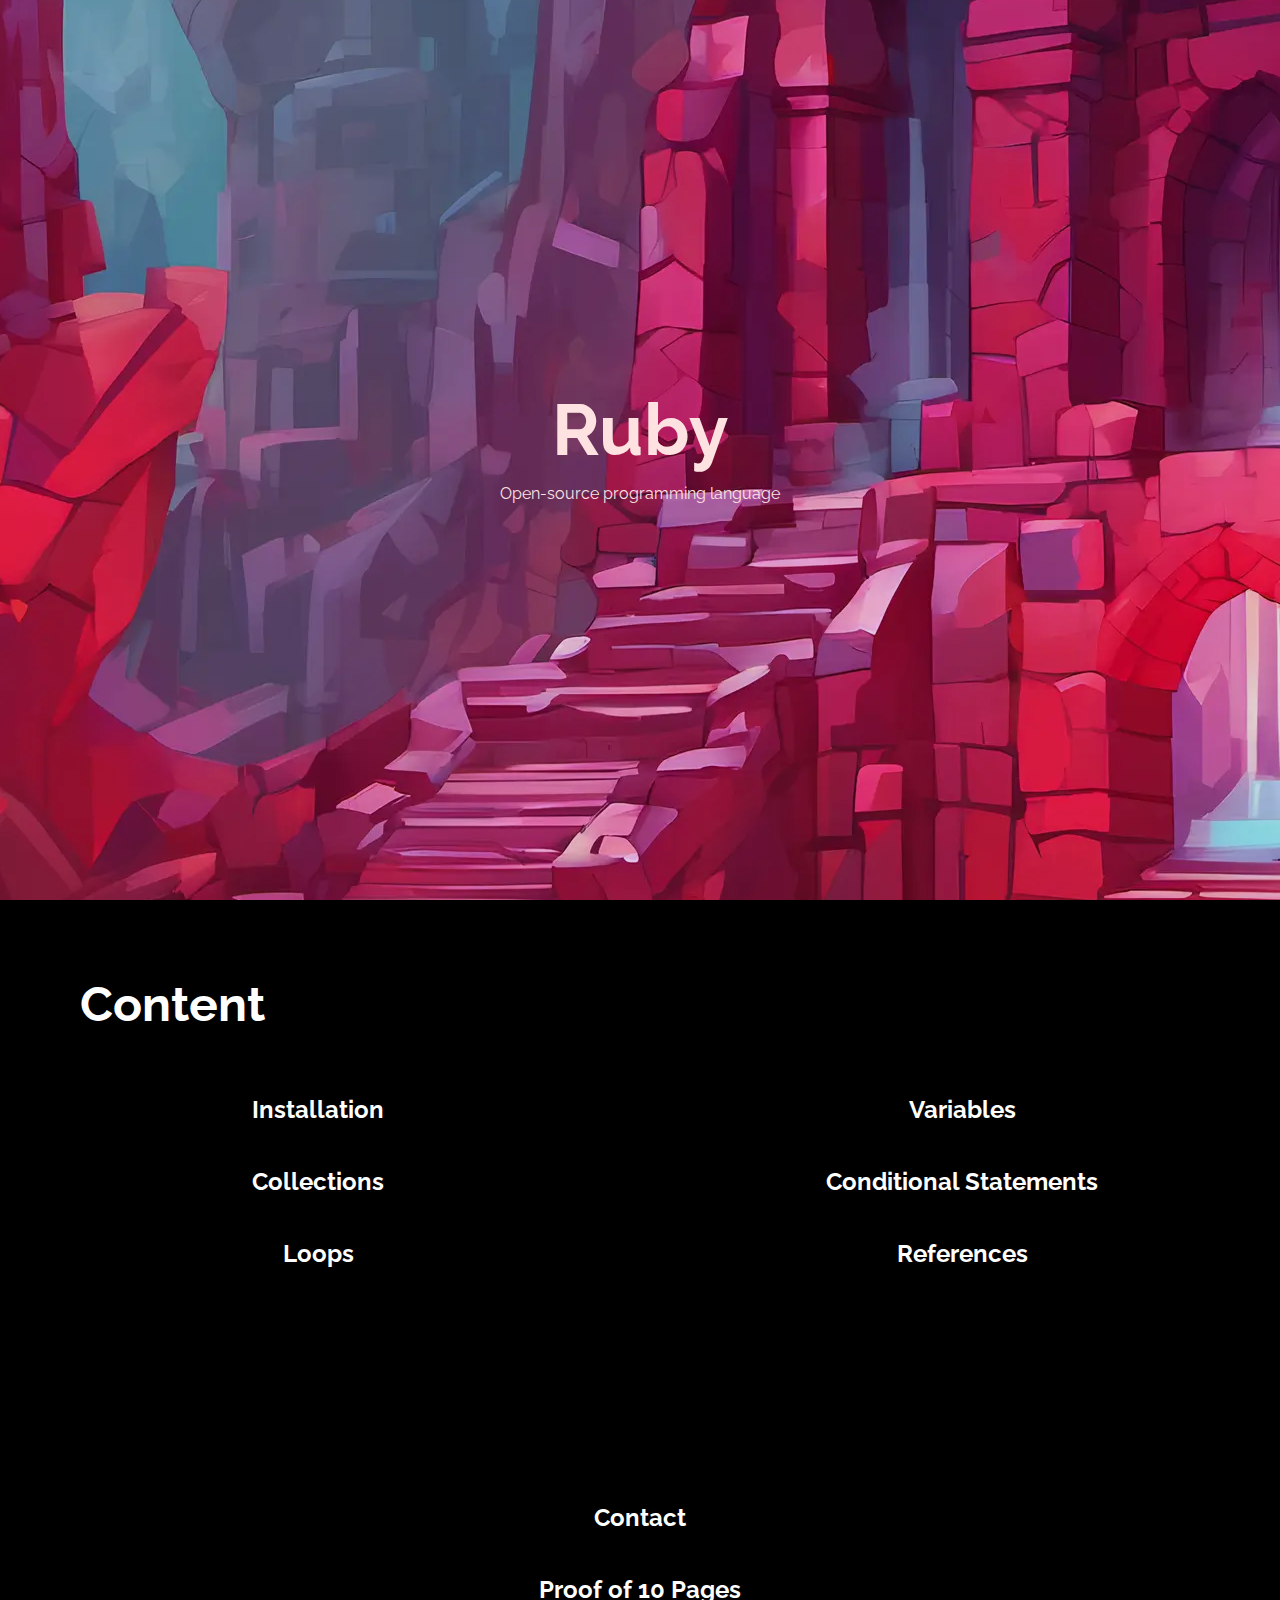
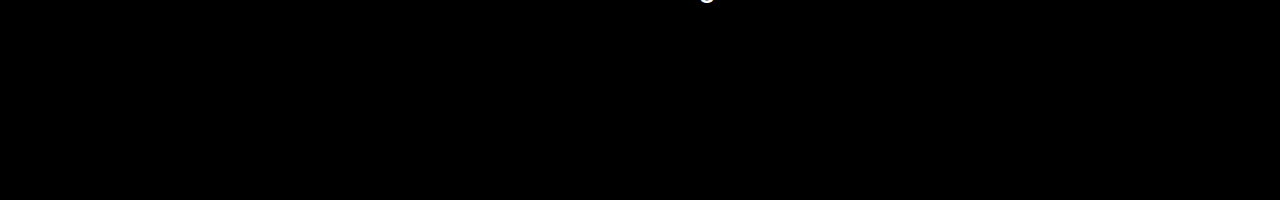
<file: index.html>
<!DOCTYPE html>
<html lang="en" class="dark">
<head>
  <meta charset="UTF-8">
  <meta name="viewport" content="width=device-width, initial-scale=1.0">
  <title>Ruby Learning</title>
  <link rel="stylesheet" href="main.css">
  <script src="script.js"></script>
</head>
<body class="bg-black">
  <div>
    <div id="main" class="h-[100vh]">
      <img class="z-[-1] opacity-90 object-none w-[100%] h-[100vh]" src="dungeon.webp"/>
      <div id="title" class="z-1 absolute top-1/2 left-1/2 transform -translate-x-1/2 -translate-y-1/2">
        <h1 class="z-1 text-red-100 relative text-center font-bold text-7xl">Ruby</h1>
        <p class="z-1 text-red-100 relative text-center pt-4">Open-source programming language</p>
      </div>
    </div>
      <div id="content" class="h-[100vh]">
        <div>
          <h1 class="text-white font-bold text-5xl pt-[80px] pl-[80px]">Content</h1>
          <div class="grid grid-cols-2 grid-flow-row gap-2 pt-[50px]">
            <a href="installation.html" class="text-white p-4 rounded-md text-center font-bold text-2xl z-1 hover:text-red-300 hover:transition-all">Installation</a>
            <a href="variables.html" class="text-white p-4 rounded-md text-center font-bold text-2xl z-1 hover:text-red-300 hover:transition-all">Variables</a>
            <a href="collections.html" class="text-white p-4 rounded-md text-center font-bold text-2xl z-1 hover:text-red-300 hover:transition-all">Collections</a>
            <a href="conditional.html" class="text-white p-4 rounded-md text-center font-bold text-2xl z-1 hover:text-red-300 hover:transition-all">Conditional Statements</a>
            <a href="loops.html" class="text-white p-4 rounded-md text-center font-bold text-2xl z-1 hover:text-red-300 hover:transition-all">Loops</a>
            <a href="references.html" class="text-white p-4 rounded-md text-center font-bold text-2xl z-1 hover:text-red-300 hover:transition-all">References</a>
          </div>
          <div class="grid grid-cols-1 grid-flow-row gap-2 pt-[200px]">
            <a href="contact.html" class="text-white p-4 rounded-md text-center font-bold text-2xl z-1 hover:text-red-300 hover:transition-all">Contact</a>
            <a href="https://docs.google.com/document/d/1XbXEJ7u8FgvRvjA1x-gjBaK6384AGRkWlpO7JmwmTxU/edit?usp=sharing" class="text-white p-4 rounded-md text-center font-bold text-2xl z-1 hover:text-red-300 hover:transition-all">Proof of 10 Pages</a>
          </div>
        </div>
    </div>
  </div>
  </div>
</body>
<style>
  @font-face {
    font-family: 'Raleway';
    src: url('Raleway-VariableFont_wght.ttf') format('truetype');
  }
  body{
    font-family: 'Raleway', sans-serif;
    animation-name: fadeIn;
    animation-duration: 600ms;
    animation-timing-function: ease-in-out;
  }
  @keyframes fadeIn {
    0% {opacity: 0;}
    100% {opacity: 1;}
  }
  @keyframes slideInFromBottom {
    0% {
      transform: translateY(20%);
      opacity: 0;
    }
    100% {
      transform: translateY(0);
      opacity: 1;
    }
    
  }
  #content{
    animation-name: slideInFromBottom;
    animation-duration: 600ms;
    animation-timing-function: ease-in-out;
    animation-timeline: scroll();
  }
</style>
</html>
</file>
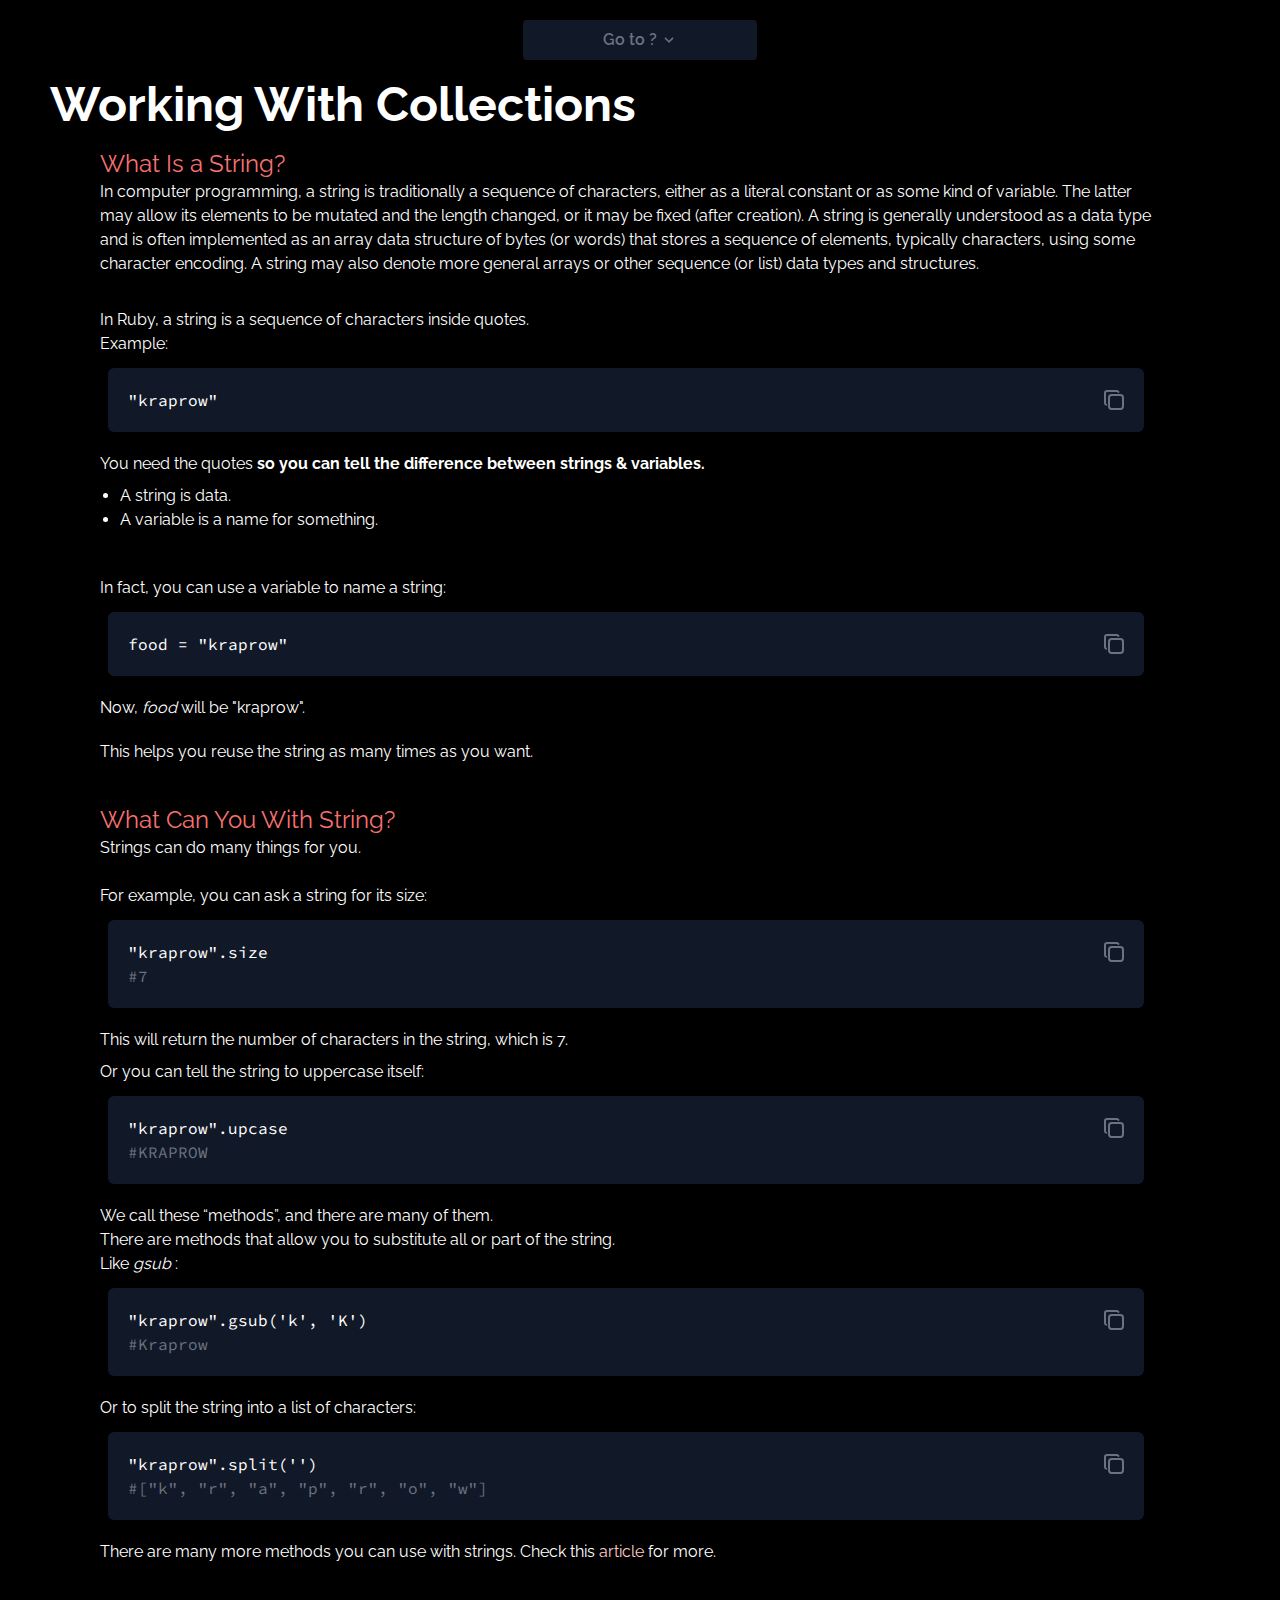
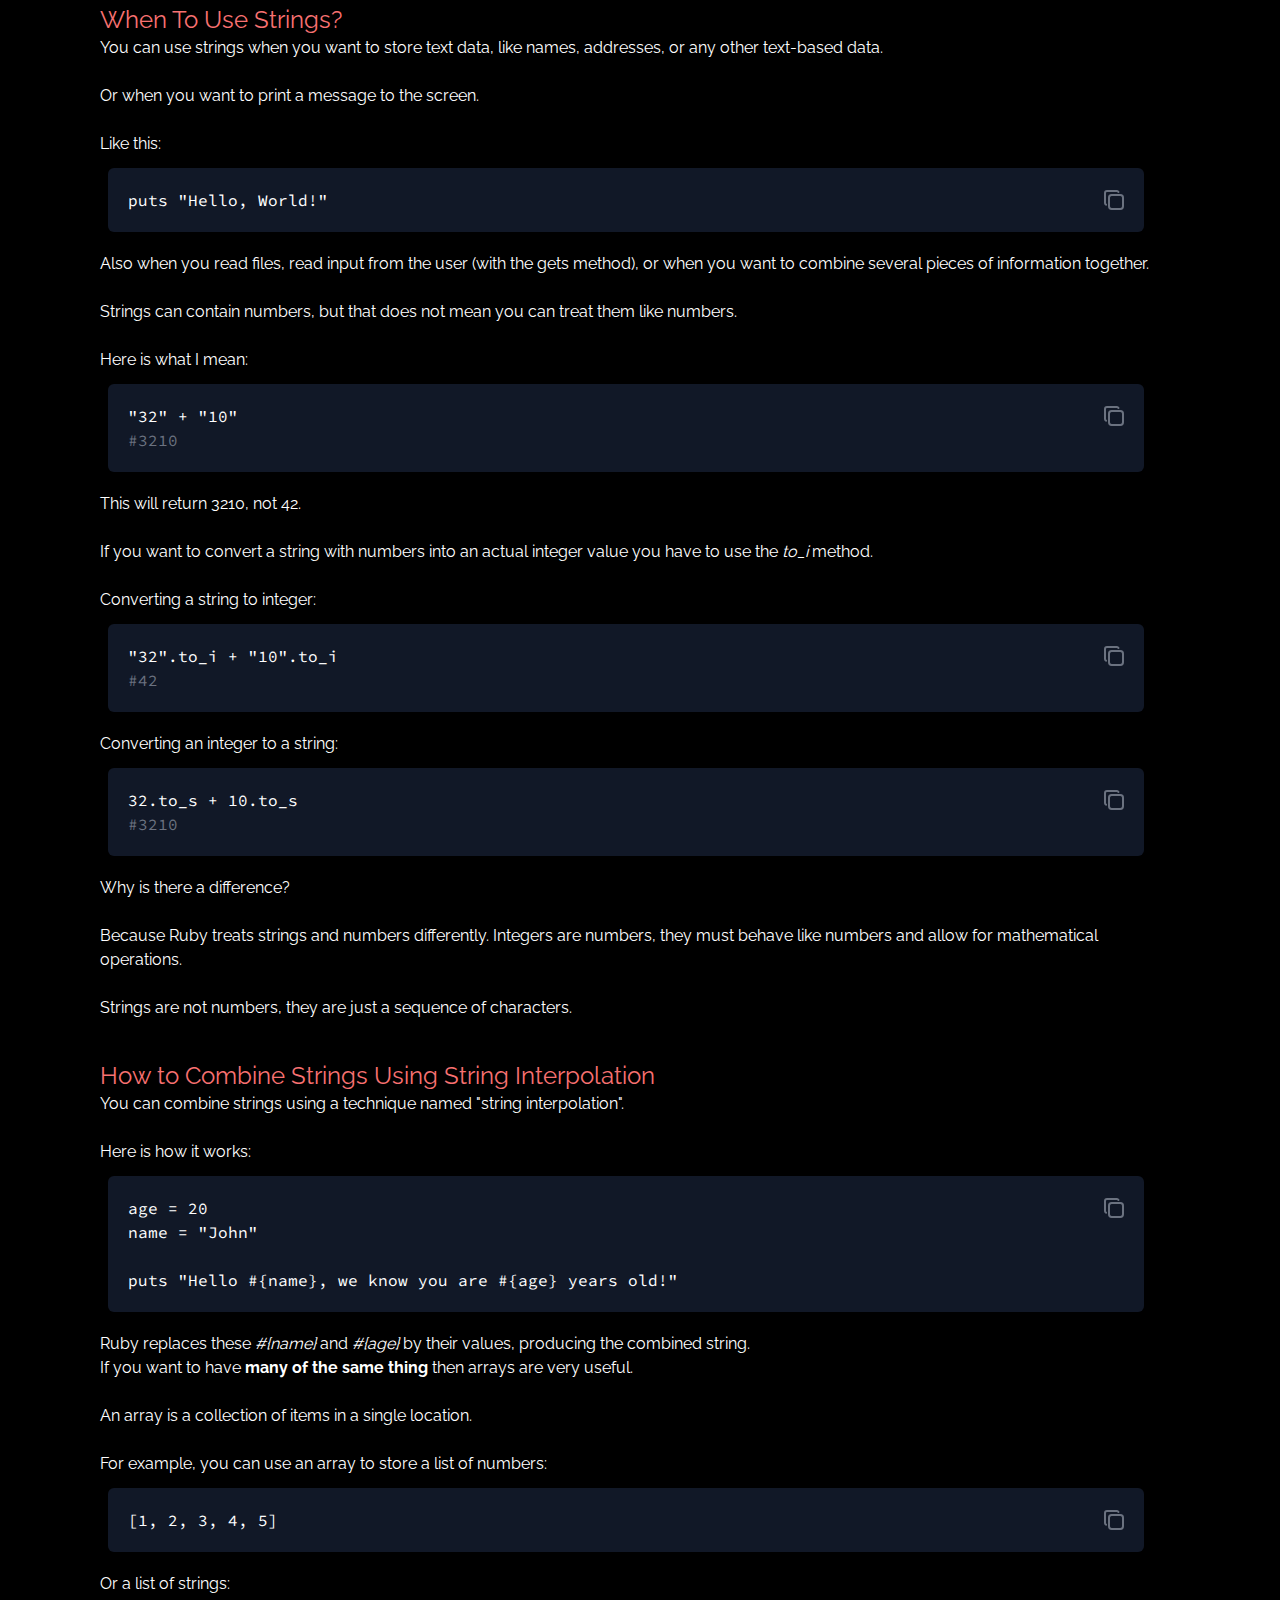
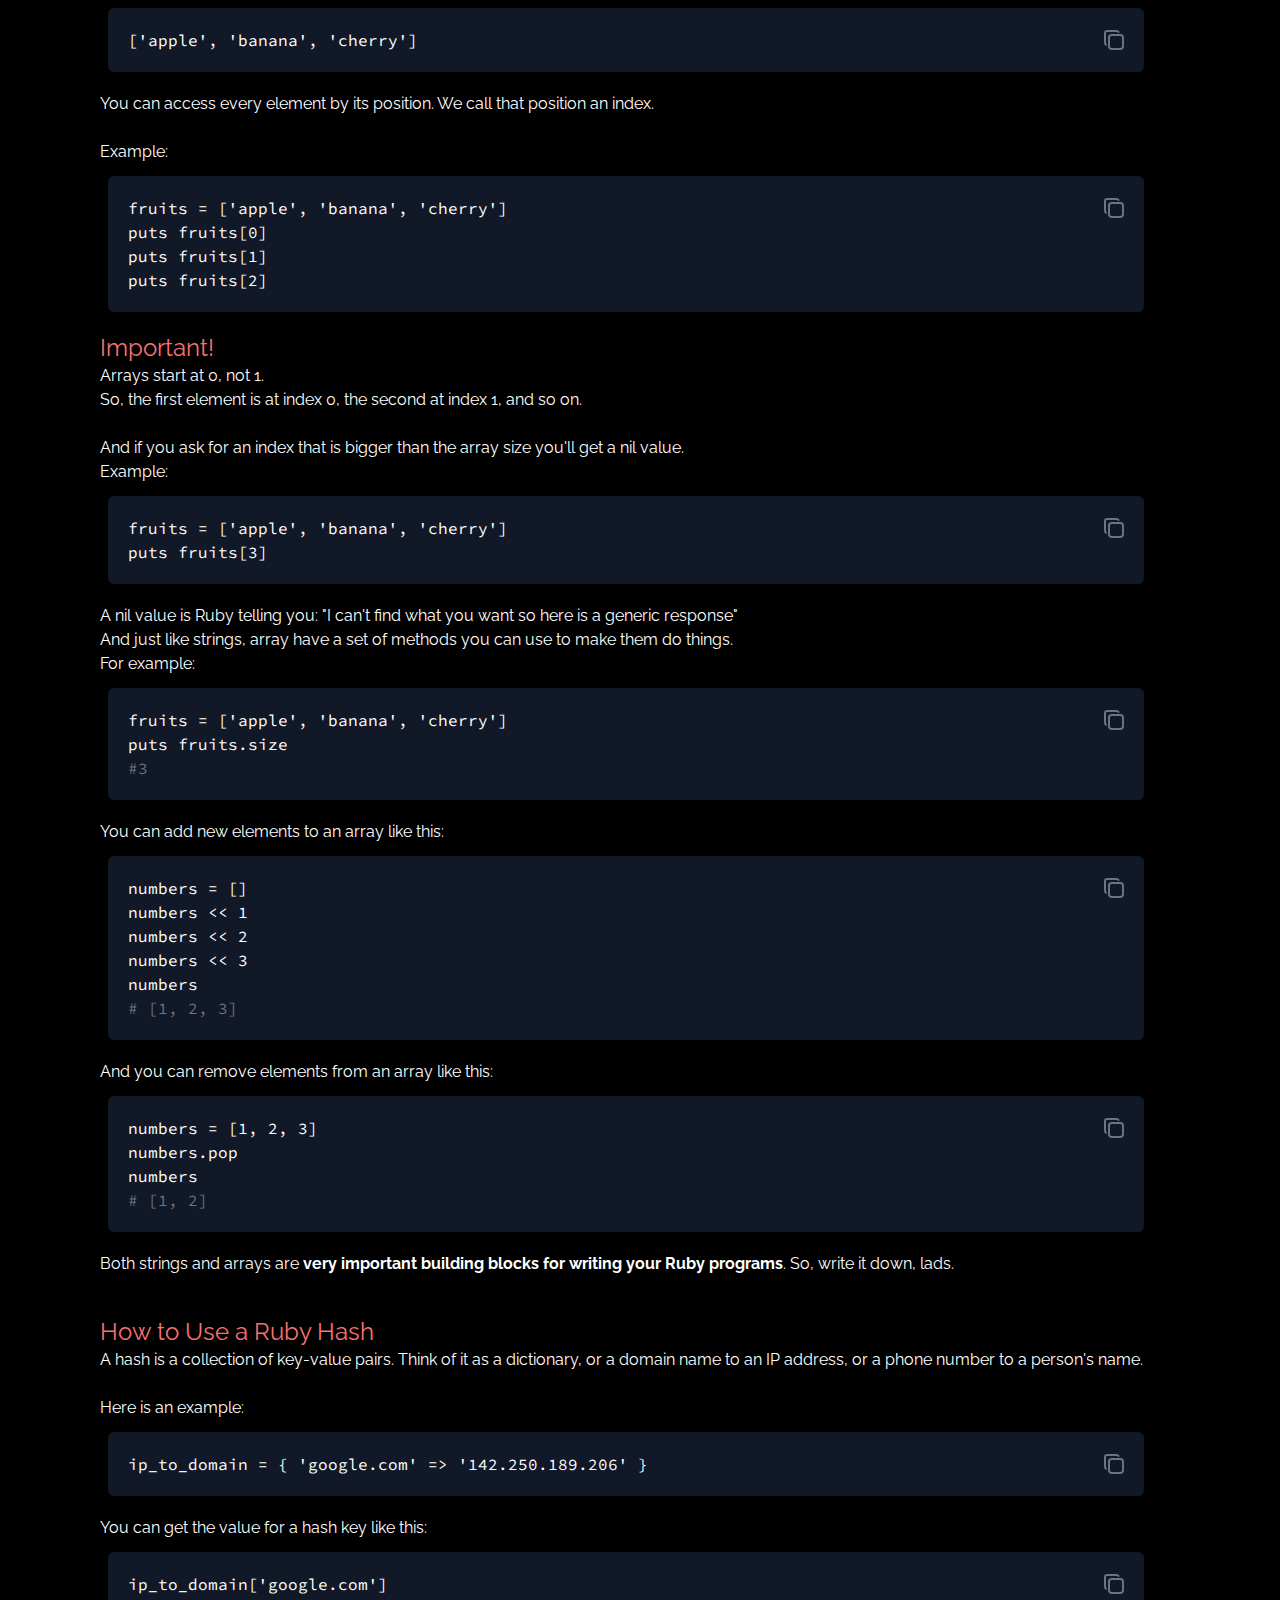
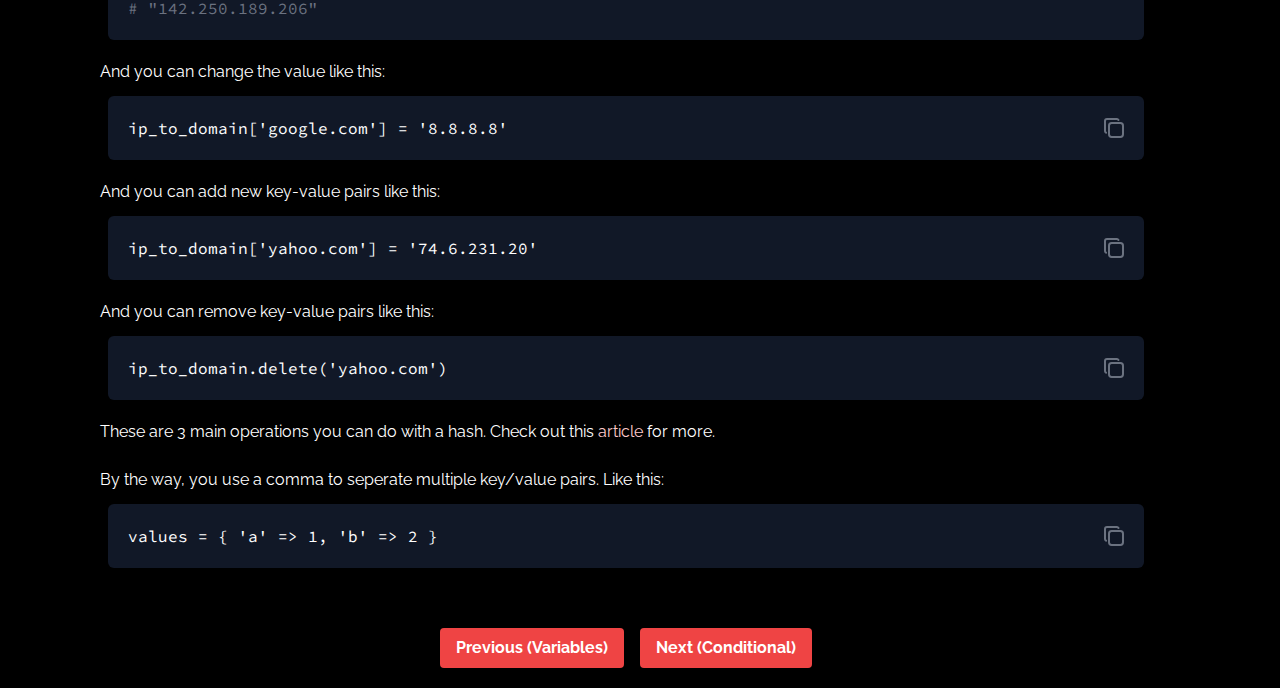
<file: collections.html>
<html lang="en">
<head>
    <meta charset="UTF-8">
    <meta name="viewport" content="width=device-width, initial-scale=1.0">
    <title>Ruby - Collections</title>
    <link rel="stylesheet" href="main.css">
    <script src="script.js"></script>
</head>
<body class="bg-black text-white">
    <div class="p-5 text-center">
        <div class="dropdown inline-block relative">
          <button class="bg-gray-900 text-gray-500 font-semibold py-2 px-[80px] hover:text-red-300 hover:bg-gray-800 transition-all rounded inline-flex items-center">
            <span class="mr-1">Go to ?</span>
            <svg class="fill-current h-4 w-4" xmlns="http://www.w3.org/2000/svg" viewBox="0 0 20 20"><path d="M9.293 12.95l.707.707L15.657 8l-1.414-1.414L10 10.828 5.757 6.586 4.343 8z"/> </svg>
          </button>
          <ul class="dropdown-menu absolute hidden text-gray-700 pt-1">
            <li class=""><a class="rounded-t text-white bg-gray-800 hover:text-red-300 transition-all py-2 px-[74px] block whitespace-no-wrap" href="index.html">Home</a></li>
            <li class=""><a class="text-white bg-gray-800 hover:text-red-300 transition-all py-2 px-[74px] block whitespace-no-wrap" href="installation.html">Installation</a></li>
            <li class=""><a class="text-white bg-gray-800 hover:text-red-300 transition-all py-2 px-[74px] block whitespace-no-wrap" href="variables.html">Variables</a></li>
            <li class=""><a class="text-white bg-gray-800 hover:text-red-300 transition-all py-2 px-[74px] block whitespace-no-wrap" href="collections.html">Collections</a></li>
            <li class=""><a class="text-white bg-gray-800 hover:text-red-300 transition-all py-2 px-[74px] block whitespace-no-wrap" href="conditional.html">Conditional</a></li>
            <li class=""><a class="text-white bg-gray-800 hover:text-red-300 transition-all py-2 px-[74px] block whitespace-no-wrap" href="loops.html">Loops</a></li>
            <li class=""><a class="rounded-b text-white bg-gray-800 hover:text-red-300 transition-all py-2 px-[74px] block whitespace-no-wrap" href="references.html">References</a></li>
          </ul>
        </div>
    </div>
    <div id="all">
        <h1 class='font-bold text-5xl pl-[50px]'>Working With Collections</h1>
        <div class='pl-[100px] pt-[20px] w-[90%]'>                
            <h2 class='text-2xl text-red-400'>What Is a String?</h2>
            <p class='pb-2'>In computer programming, a string is traditionally a sequence of characters, either as a literal constant or as some kind of variable. The latter may allow its elements to be mutated and the length changed, or it may be fixed (after creation). A string is generally understood as a data type and is often implemented as an array data structure of bytes (or words) that stores a sequence of elements, typically characters, using some character encoding. A string may also denote more general arrays or other sequence (or list) data types and structures.</p>

            <br/>In Ruby, a string is a sequence of characters inside quotes.<br/>Example:
            <div id="code" class="ml-2 mr-2 mt-3 mb-5 p-5 rounded-md bg-gray-900">
                <svg onclick="copyToClipboard(`'kraprow'`);" xmlns="http://www.w3.org/2000/svg" class="absolute right-[12%] stroke-gray-500 hover:stroke-white active:stroke-red-400 active:scale-110 transition-all" width="24" height="24" viewBox="0 0 24 24" stroke-width="2" stroke="currentColor" fill="none" stroke-linecap="round" stroke-linejoin="round"><path stroke="none" d="M0 0h24v24H0z" fill="none"/><path d="M7 7m0 2.667a2.667 2.667 0 0 1 2.667 -2.667h8.666a2.667 2.667 0 0 1 2.667 2.667v8.666a2.667 2.667 0 0 1 -2.667 2.667h-8.666a2.667 2.667 0 0 1 -2.667 -2.667z" /><path d="M4.012 16.737a2.005 2.005 0 0 1 -1.012 -1.737v-10c0 -1.1 .9 -2 2 -2h10c.75 0 1.158 .385 1.5 1" /></svg>
                "kraprow"
            </div> 
            <p class='pb-2'>You need the quotes <strong>so you can tell the difference between strings & variables.</strong></p>
            <ul class='list-disc pl-5 pb-5'>
                <li>A string is data.</li>
                <li>A variable is a name for something.</li>
            </ul>
            <br/><p>In fact, you can use a variable to name a string:</p>
            <div id="code" class="ml-2 mr-2 mt-3 mb-5 p-5 rounded-md bg-gray-900">
                <svg onclick="copyToClipboard(`food = 'kraprow'`);" xmlns="http://www.w3.org/2000/svg" class="absolute right-[12%] stroke-gray-500 hover:stroke-white active:stroke-red-400 active:scale-110 transition-all" width="24" height="24" viewBox="0 0 24 24" stroke-width="2" stroke="currentColor" fill="none" stroke-linecap="round" stroke-linejoin="round"><path stroke="none" d="M0 0h24v24H0z" fill="none"/><path d="M7 7m0 2.667a2.667 2.667 0 0 1 2.667 -2.667h8.666a2.667 2.667 0 0 1 2.667 2.667v8.666a2.667 2.667 0 0 1 -2.667 2.667h-8.666a2.667 2.667 0 0 1 -2.667 -2.667z" /><path d="M4.012 16.737a2.005 2.005 0 0 1 -1.012 -1.737v-10c0 -1.1 .9 -2 2 -2h10c.75 0 1.158 .385 1.5 1" /></svg>
                food = "kraprow"
            </div>
            <p class='pb-5'>Now, <i>food</i> will be "kraprow".</p>
            <p class="mb-10">This helps you reuse the string as many times as you want.</p>
            <h2 class='text-2xl text-red-400'>What Can You With String?</h2>
            <p>Strings can do many things for you.</p>
            <br/><p>For example, you can ask a string for its size:</p>
            <div id="code" class="ml-2 mr-2 mt-3 mb-5 p-5 rounded-md bg-gray-900">
                <svg onclick="copyToClipboard(`'kraprow'.size`);" xmlns="http://www.w3.org/2000/svg" class="absolute right-[12%] stroke-gray-500 hover:stroke-white active:stroke-red-400 active:scale-110 transition-all" width="24" height="24" viewBox="0 0 24 24" stroke-width="2" stroke="currentColor" fill="none" stroke-linecap="round" stroke-linejoin="round"><path stroke="none" d="M0 0h24v24H0z" fill="none"/><path d="M7 7m0 2.667a2.667 2.667 0 0 1 2.667 -2.667h8.666a2.667 2.667 0 0 1 2.667 2.667v8.666a2.667 2.667 0 0 1 -2.667 2.667h-8.666a2.667 2.667 0 0 1 -2.667 -2.667z" /><path d="M4.012 16.737a2.005 2.005 0 0 1 -1.012 -1.737v-10c0 -1.1 .9 -2 2 -2h10c.75 0 1.158 .385 1.5 1" /></svg>
                "kraprow".size
                <br/><p class="text-gray-500">#7</p>
            </div>
            <p class='pb-2'>This will return the number of characters in the string, which is 7.</p>
            <p>Or you can tell the string to uppercase itself:</p>
            <div id="code" class="ml-2 mr-2 mt-3 mb-5 p-5 rounded-md bg-gray-900">
                <svg onclick="copyToClipboard(`'kraprow'.upcase`);" xmlns="http://www.w3.org/2000/svg" class="absolute right-[12%] stroke-gray-500 hover:stroke-white active:stroke-red-400 active:scale-110 transition-all" width="24" height="24" viewBox="0 0 24 24" stroke-width="2" stroke="currentColor" fill="none" stroke-linecap="round" stroke-linejoin="round"><path stroke="none" d="M0 0h24v24H0z" fill="none"/><path d="M7 7m0 2.667a2.667 2.667 0 0 1 2.667 -2.667h8.666a2.667 2.667 0 0 1 2.667 2.667v8.666a2.667 2.667 0 0 1 -2.667 2.667h-8.666a2.667 2.667 0 0 1 -2.667 -2.667z" /><path d="M4.012 16.737a2.005 2.005 0 0 1 -1.012 -1.737v-10c0 -1.1 .9 -2 2 -2h10c.75 0 1.158 .385 1.5 1" /></svg>
                "kraprow".upcase
                <br/><p class="text-gray-500">#KRAPROW</p>
            </div>
            <p>We call these “methods”, and there are many of them.
            <br/>There are methods that allow you to substitute all or part of the string.
            <br/>Like <i>gsub</i> :</p>
            <div id="code" class="ml-2 mr-2 mt-3 mb-5 p-5 rounded-md bg-gray-900">
                <svg onclick="copyToClipboard(`'kraprow'.gsub('k', 'K')`);" xmlns="http://www.w3.org/2000/svg" class="absolute right-[12%] stroke-gray-500 hover:stroke-white active:stroke-red-400 active:scale-110 transition-all" width="24" height="24" viewBox="0 0 24 24" stroke-width="2" stroke="currentColor" fill="none" stroke-linecap="round" stroke-linejoin="round"><path stroke="none" d="M0 0h24v24H0z" fill="none"/><path d="M7 7m0 2.667a2.667 2.667 0 0 1 2.667 -2.667h8.666a2.667 2.667 0 0 1 2.667 2.667v8.666a2.667 2.667 0 0 1 -2.667 2.667h-8.666a2.667 2.667 0 0 1 -2.667 -2.667z" /><path d="M4.012 16.737a2.005 2.005 0 0 1 -1.012 -1.737v-10c0 -1.1 .9 -2 2 -2h10c.75 0 1.158 .385 1.5 1" /></svg>
                "kraprow".gsub('k', 'K')
                <br/><p class="text-gray-500">#Kraprow</p>
            </div>
            <p>Or to split the string into a list of characters:</p>
            <div id="code" class="ml-2 mr-2 mt-3 mb-5 p-5 rounded-md bg-gray-900">
                <svg onclick="copyToClipboard(`'kraprow'.split('')`);" xmlns="http://www.w3.org/2000/svg" class="absolute right-[12%] stroke-gray-500 hover:stroke-white active:stroke-red-400 active:scale-110 transition-all" width="24" height="24" viewBox="0 0 24 24" stroke-width="2" stroke="currentColor" fill="none" stroke-linecap="round" stroke-linejoin="round"><path stroke="none" d="M0 0h24v24H0z" fill="none"/><path d="M7 7m0 2.667a2.667 2.667 0 0 1 2.667 -2.667h8.666a2.667 2.667 0 0 1 2.667 2.667v8.666a2.667 2.667 0 0 1 -2.667 2.667h-8.666a2.667 2.667 0 0 1 -2.667 -2.667z" /><path d="M4.012 16.737a2.005 2.005 0 0 1 -1.012 -1.737v-10c0 -1.1 .9 -2 2 -2h10c.75 0 1.158 .385 1.5 1" /></svg>
                "kraprow".split('')
                <br/><p class="text-gray-500">#["k", "r", "a", "p", "r", "o", "w"]</p>
            </div>
            <p class="mb-10">There are many more methods you can use with strings. Check this <a target="_blank" href="https://www.rubyguides.com/2018/01/ruby-string-methods/" class='text-red-200 hover:text-red-400 hover:transition-all'>article</a> for more.</p>
            <h2 class="text-2xl text-red-400">When To Use Strings?</h2>
            <p class="">You can use strings when you want to store text data, like names, addresses, or any other text-based data.</p>
            <br/><p>Or when you want to print a message to the screen.</p>
            <br/><p>Like this:</p>
            <div id="code" class="ml-2 mr-2 mt-3 mb-5 p-5 rounded-md bg-gray-900">
                <svg onclick="copyToClipboard(`puts 'Hello, World!'`);" xmlns="http://www.w3.org/2000/svg" class="absolute right-[12%] stroke-gray-500 hover:stroke-white active:stroke-red-400 active:scale-110 transition-all" width="24" height="24" viewBox="0 0 24 24" stroke-width="2" stroke="currentColor" fill="none" stroke-linecap="round" stroke-linejoin="round"><path stroke="none" d="M0 0h24v24H0z" fill="none"/><path d="M7 7m0 2.667a2.667 2.667 0 0 1 2.667 -2.667h8.666a2.667 2.667 0 0 1 2.667 2.667v8.666a2.667 2.667 0 0 1 -2.667 2.667h-8.666a2.667 2.667 0 0 1 -2.667 -2.667z" /><path d="M4.012 16.737a2.005 2.005 0 0 1 -1.012 -1.737v-10c0 -1.1 .9 -2 2 -2h10c.75 0 1.158 .385 1.5 1" /></svg>
                puts "Hello, World!"
            </div>
            Also when you read files, read input from the user (with the gets method), or when you want to combine several pieces of information together.
            <br/><br/>Strings can contain numbers, but that does not mean you can treat them like numbers.
            <br/><br/>Here is what I mean:
            <div id="code" class="ml-2 mr-2 mt-3 mb-5 p-5 rounded-md bg-gray-900">
                <svg onclick="copyToClipboard(`'32' + '10'`);" xmlns="http://www.w3.org/2000/svg" class="absolute right-[12%] stroke-gray-500 hover:stroke-white active:stroke-red-400 active:scale-110 transition-all" width="24" height="24" viewBox="0 0 24 24" stroke-width="2" stroke="currentColor" fill="none" stroke-linecap="round" stroke-linejoin="round"><path stroke="none" d="M0 0h24v24H0z" fill="none"/><path d="M7 7m0 2.667a2.667 2.667 0 0 1 2.667 -2.667h8.666a2.667 2.667 0 0 1 2.667 2.667v8.666a2.667 2.667 0 0 1 -2.667 2.667h-8.666a2.667 2.667 0 0 1 -2.667 -2.667z" /><path d="M4.012 16.737a2.005 2.005 0 0 1 -1.012 -1.737v-10c0 -1.1 .9 -2 2 -2h10c.75 0 1.158 .385 1.5 1" /></svg>
                "32" + "10"
                <br/><p class="text-gray-500">#3210</p>
            </div>
            <p class="">This will return 3210, not 42.</p>
            <br/><p>If you want to convert a string with numbers into an actual integer value you have to use the <i>to_i</i> method.</p>
            <br/><p>Converting a string to integer:</p>
            <div id="code" class="ml-2 mr-2 mt-3 mb-5 p-5 rounded-md bg-gray-900">
                <svg onclick="copyToClipboard(`'32'.to_i + '10'.to_i`);" xmlns="http://www.w3.org/2000/svg" class="absolute right-[12%] stroke-gray-500 hover:stroke-white active:stroke-red-400 active:scale-110 transition-all" width="24" height="24" viewBox="0 0 24 24" stroke-width="2" stroke="currentColor" fill="none" stroke-linecap="round" stroke-linejoin="round"><path stroke="none" d="M0 0h24v24H0z" fill="none"/><path d="M7 7m0 2.667a2.667 2.667 0 0 1 2.667 -2.667h8.666a2.667 2.667 0 0 1 2.667 2.667v8.666a2.667 2.667 0 0 1 -2.667 2.667h-8.666a2.667 2.667 0 0 1 -2.667 -2.667z" /><path d="M4.012 16.737a2.005 2.005 0 0 1 -1.012 -1.737v-10c0 -1.1 .9 -2 2 -2h10c.75 0 1.158 .385 1.5 1" /></svg>
                "32".to_i + "10".to_i
                <br/><p class="text-gray-500">#42</p>
            </div>
            <p>Converting an integer to a string:</p>
            <div id="code" class="ml-2 mr-2 mt-3 mb-5 p-5 rounded-md bg-gray-900">
                <svg onclick="copyToClipboard(`32.to_s + 10.to_s`);" xmlns="http://www.w3.org/2000/svg" class="absolute right-[12%] stroke-gray-500 hover:stroke-white active:stroke-red-400 active:scale-110 transition-all" width="24" height="24" viewBox="0 0 24 24" stroke-width="2" stroke="currentColor" fill="none" stroke-linecap="round" stroke-linejoin="round"><path stroke="none" d="M0 0h24v24H0z" fill="none"/><path d="M7 7m0 2.667a2.667 2.667 0 0 1 2.667 -2.667h8.666a2.667 2.667 0 0 1 2.667 2.667v8.666a2.667 2.667 0 0 1 -2.667 2.667h-8.666a2.667 2.667 0 0 1 -2.667 -2.667z" /><path d="M4.012 16.737a2.005 2.005 0 0 1 -1.012 -1.737v-10c0 -1.1 .9 -2 2 -2h10c.75 0 1.158 .385 1.5 1" /></svg>
                32.to_s + 10.to_s
                <br/><p class="text-gray-500">#3210</p>
            </div>
            <p>Why is there a difference?</p>
            <br/><p>Because Ruby treats strings and numbers differently. Integers are numbers, they must behave like numbers and allow for mathematical operations.</p>      
            <br/><p class="mb-10">Strings are not numbers, they are just a sequence of characters.</p>
            <h2 class="text-2xl text-red-400">How to Combine Strings Using String Interpolation</h2>
            <p class="">You can combine strings using a technique named "string interpolation".</p>
            <br/><p>Here is how it works:</p>
            <div id="code" class="ml-2 mr-2 mt-3 mb-5 p-5 rounded-md bg-gray-900">
                <svg onclick="copyToClipboard(`age = 20
name = 'John'

puts 'Hello #{name}, we know you are #{age} years old!'`);" mlns="http://www.w3.org/2000/svg" class="absolute right-[12%] stroke-gray-500 hover:stroke-white active:stroke-red-400 active:scale-110 transition-all" width="24" height="24" viewBox="0 0 24 24" stroke-width="2" stroke="currentColor" fill="none" stroke-linecap="round" stroke-linejoin="round"><path stroke="none" d="M0 0h24v24H0z" fill="none"/><path d="M7 7m0 2.667a2.667 2.667 0 0 1 2.667 -2.667h8.666a2.667 2.667 0 0 1 2.667 2.667v8.666a2.667 2.667 0 0 1 -2.667 2.667h-8.666a2.667 2.667 0 0 1 -2.667 -2.667z" /><path d="M4.012 16.737a2.005 2.005 0 0 1 -1.012 -1.737v-10c0 -1.1 .9 -2 2 -2h10c.75 0 1.158 .385 1.5 1" /></svg>
                age = 20
                <br/>name = "John"
                <br/><br/>puts "Hello #{name}, we know you are #{age} years old!"
            </div>
            <p>Ruby replaces these <i>#{name}</i> and <i>#{age}</i> by their values, producing the combined string.</p>
            <h2 class="How to Use Arrays"></h2>
            <p>If you want to have <strong>many of the same thing</strong> then arrays are very useful.</p>
            <br/><p>An array is a collection of items in a single location.</p>
            <br/><p>For example, you can use an array to store a list of numbers:</p>
            <div id="code" class="ml-2 mr-2 mt-3 mb-5 p-5 rounded-md bg-gray-900">
                <svg onclick="copyToClipboard(`[1, 2, 3, 4, 5]`);" xmlns="http://www.w3.org/2000/svg" class="absolute right-[12%] stroke-gray-500 hover:stroke-white active:stroke-red-400 active:scale-110 transition-all" width="24" height="24" viewBox="0 0 24 24" stroke-width="2" stroke="currentColor" fill="none" stroke-linecap="round" stroke-linejoin="round"><path stroke="none" d="M0 0h24v24H0z" fill="none"/><path d="M7 7m0 2.667a2.667 2.667 0 0 1 2.667 -2.667h8.666a2.667 2.667 0 0 1 2.667 2.667v8.666a2.667 2.667 0 0 1 -2.667 2.667h-8.666a2.667 2.667 0 0 1 -2.667 -2.667z" /><path d="M4.012 16.737a2.005 2.005 0 0 1 -1.012 -1.737v-10c0 -1.1 .9 -2 2 -2h10c.75 0 1.158 .385 1.5 1" /></svg>
                [1, 2, 3, 4, 5]
            </div>
            <p>Or a list of strings:</p>
            <div id="code" class="ml-2 mr-2 mt-3 mb-5 p-5 rounded-md bg-gray-900">
                <svg onclick="copyToClipboard(`['apple', 'banana', 'cherry']`);" xmlns="http://www.w3.org/2000/svg" class="absolute right-[12%] stroke-gray-500 hover:stroke-white active:stroke-red-400 active:scale-110 transition-all" width="24" height="24" viewBox="0 0 24 24" stroke-width="2" stroke="currentColor" fill="none" stroke-linecap="round" stroke-linejoin="round"><path stroke="none" d="M0 0h24v24H0z" fill="none"/><path d="M7 7m0 2.667a2.667 2.667 0 0 1 2.667 -2.667h8.666a2.667 2.667 0 0 1 2.667 2.667v8.666a2.667 2.667 0 0 1 -2.667 2.667h-8.666a2.667 2.667 0 0 1 -2.667 -2.667z" /><path d="M4.012 16.737a2.005 2.005 0 0 1 -1.012 -1.737v-10c0 -1.1 .9 -2 2 -2h10c.75 0 1.158 .385 1.5 1" /></svg>
                ['apple', 'banana', 'cherry']
            </div>
            <p>You can access every element by its position. We call that position an index.</p>
            <br/><p>Example:</p>
            <div id="code" class="ml-2 mr-2 mt-3 mb-5 p-5 rounded-md bg-gray-900">
                <svg onclick="copyToClipboard(`fruits = ['apple', 'banana', 'cherry']
puts fruits[0]
puts fruits[1]
puts fruits[2]`);" xmlns="http://www.w3.org/2000/svg" class="absolute right-[12%] stroke-gray-500 hover:stroke-white active:stroke-red-400 active:scale-110 transition-all" width="24" height="24" viewBox="0 0 24 24" stroke-width="2" stroke="currentColor" fill="none" stroke-linecap="round" stroke-linejoin="round"><path stroke="none" d="M0 0h24v24H0z" fill="none"/><path d="M7 7m0 2.667a2.667 2.667 0 0 1 2.667 -2.667h8.666a2.667 2.667 0 0 1 2.667 2.667v8.666a2.667 2.667 0 0 1 -2.667 2.667h-8.666a2.667 2.667 0 0 1 -2.667 -2.667z" /><path d="M4.012 16.737a2.005 2.005 0 0 1 -1.012 -1.737v-10c0 -1.1 .9 -2 2 -2h10c.75 0 1.158 .385 1.5 1" /></svg>
                fruits = ['apple', 'banana', 'cherry']
                <br/>puts fruits[0]
                <br/>puts fruits[1]
                <br/>puts fruits[2]
            </div>
            <p class="text-red-400 text-2xl">Important!</p>
            <p>Arrays start at 0, not 1.</p>
            <p>So, the first element is at index 0, the second at index 1, and so on.</p>
            <br/><p>And if you ask for an index that is bigger than the array size you'll get a nil value.</p>
            <p>Example:</p>
            <div id="code" class="ml-2 mr-2 mt-3 mb-5 p-5 rounded-md bg-gray-900">
                <svg onclick="copyToClipboard(`fruits = ['apple', 'banana', 'cherry']
puts fruits[3]`);" xmlns="http://www.w3.org/2000/svg" class="absolute right-[12%] stroke-gray-500 hover:stroke-white active:stroke-red-400 active:scale-110 transition-all" width="24" height="24" viewBox="0 0 24 24" stroke-width="2" stroke="currentColor" fill="none" stroke-linecap="round" stroke-linejoin="round"><path stroke="none" d="M0 0h24v24H0z" fill="none"/><path d="M7 7m0 2.667a2.667 2.667 0 0 1 2.667 -2.667h8.666a2.667 2.667 0 0 1 2.667 2.667v8.666a2.667 2.667 0 0 1 -2.667 2.667h-8.666a2.667 2.667 0 0 1 -2.667 -2.667z" /><path d="M4.012 16.737a2.005 2.005 0 0 1 -1.012 -1.737v-10c0 -1.1 .9 -2 2 -2h10c.75 0 1.158 .385 1.5 1" /></svg>
                fruits = ['apple', 'banana', 'cherry']
                <br/>puts fruits[3]
            </div>
            <p>A nil value is Ruby telling you: "I can't find what you want so here is a generic response"</p>
            <p>And just like strings, array have a set of methods you can use to make them do things.</p>
            <p>For example:</p>
            <div id="code" class="ml-2 mr-2 mt-3 mb-5 p-5 rounded-md bg-gray-900">
                <svg onclick="copyToClipboard(`fruits = ['apple', 'banana', 'cherry']
puts fruits.size`);" xmlns="http://www.w3.org/2000/svg" class="absolute right-[12%] stroke-gray-500 hover:stroke-white active:stroke-red-400 active:scale-110 transition-all" width="24" height="24" viewBox="0 0 24 24" stroke-width="2" stroke="currentColor" fill="none" stroke-linecap="round" stroke-linejoin="round"><path stroke="none" d="M0 0h24v24H0z" fill="none"/><path d="M7 7m0 2.667a2.667 2.667 0 0 1 2.667 -2.667h8.666a2.667 2.667 0 0 1 2.667 2.667v8.666a2.667 2.667 0 0 1 -2.667 2.667h-8.666a2.667 2.667 0 0 1 -2.667 -2.667z" /><path d="M4.012 16.737a2.005 2.005 0 0 1 -1.012 -1.737v-10c0 -1.1 .9 -2 2 -2h10c.75 0 1.158 .385 1.5 1" /></svg>
                fruits = ['apple', 'banana', 'cherry']
                <br/>puts fruits.size
                <br/><p class="text-gray-500">#3</p>
            </div>
            <p>You can add new elements to an array like this:</p>
            <div id="code" class="ml-2 mr-2 mt-3 mb-5 p-5 rounded-md bg-gray-900">
                <svg onclick="copyToClipboard(`numbers = []
numbers << 1
numbers << 2
numbers << 3
numbers`);" xmlns="http://www.w3.org/2000/svg" class="absolute right-[12%] stroke-gray-500 hover:stroke-white active:stroke-red-400 active:scale-110 transition-all" width="24" height="24" viewBox="0 0 24 24" stroke-width="2" stroke="currentColor" fill="none" stroke-linecap="round" stroke-linejoin="round"><path stroke="none" d="M0 0h24v24H0z" fill="none"/><path d="M7 7m0 2.667a2.667 2.667 0 0 1 2.667 -2.667h8.666a2.667 2.667 0 0 1 2.667 2.667v8.666a2.667 2.667 0 0 1 -2.667 2.667h-8.666a2.667 2.667 0 0 1 -2.667 -2.667z" /><path d="M4.012 16.737a2.005 2.005 0 0 1 -1.012 -1.737v-10c0 -1.1 .9 -2 2 -2h10c.75 0 1.158 .385 1.5 1" /></svg>
                numbers = []
                <br/>numbers << 1
                <br/>numbers << 2
                <br/>numbers << 3
                <br/>numbers
                <br/><p class="text-gray-500"># [1, 2, 3]</p>
            </div>
            <p>And you can remove elements from an array like this:</p>
            <div id="code" class="ml-2 mr-2 mt-3 mb-5 p-5 rounded-md bg-gray-900">
                <svg onclick="copyToClipboard(`numbers = [1, 2, 3]
numbers.pop
numbers`);" xmlns="http://www.w3.org/2000/svg" class="absolute right-[12%] stroke-gray-500 hover:stroke-white active:stroke-red-400 active:scale-110 transition-all" width="24" height="24" viewBox="0 0 24 24" stroke-width="2" stroke="currentColor" fill="none" stroke-linecap="round" stroke-linejoin="round"><path stroke="none" d="M0 0h24v24H0z" fill="none"/><path d="M7 7m0 2.667a2.667 2.667 0 0 1 2.667 -2.667h8.666a2.667 2.667 0 0 1 2.667 2.667v8.666a2.667 2.667 0 0 1 -2.667 2.667h-8.666a2.667 2.667 0 0 1 -2.667 -2.667z" /><path d="M4.012 16.737a2.005 2.005 0 0 1 -1.012 -1.737v-10c0 -1.1 .9 -2 2 -2h10c.75 0 1.158 .385 1.5 1" /></svg>
                numbers = [1, 2, 3]
                <br/>numbers.pop
                <br/>numbers
                <br/><p class="text-gray-500"># [1, 2]</p>
            </div>
            <p class="mb-10">Both strings and arrays are <strong>very important building blocks for writing your Ruby programs</strong>. So, write it down, lads.</p>
            <h2 class="text-2xl text-red-400">How to Use a Ruby Hash</h2>
            <p>A hash is a collection of key-value pairs. Think of it as a dictionary, or a domain name to an IP address, or a phone number to a person's name.</p>
            <br/><p>Here is an example:</p>
            <div id="code" class="ml-2 mr-2 mt-3 mb-5 p-5 rounded-md bg-gray-900">
                <svg onclick="copyToClipboard(`ip_to_domain = { 'google.com' => '142.250.189.206' }`);" xmlns="http://www.w3.org/2000/svg" class="absolute right-[12%] stroke-gray-500 hover:stroke-white active:stroke-red-400 active:scale-110 transition-all" width="24" height="24" viewBox="0 0 24 24" stroke-width="2" stroke="currentColor" fill="none" stroke-linecap="round" stroke-linejoin="round"><path stroke="none" d="M0 0h24v24H0z" fill="none"/><path d="M7 7m0 2.667a2.667 2.667 0 0 1 2.667 -2.667h8.666a2.667 2.667 0 0 1 2.667 2.667v8.666a2.667 2.667 0 0 1 -2.667 2.667h-8.666a2.667 2.667 0 0 1 -2.667 -2.667z" /><path d="M4.012 16.737a2.005 2.005 0 0 1 -1.012 -1.737v-10c0 -1.1 .9 -2 2 -2h10c.75 0 1.158 .385 1.5 1" /></svg>
                ip_to_domain = { 'google.com' => '142.250.189.206' }
            </div>
            <p>You can get the value for a hash key like this:</p>
            <div id="code" class="ml-2 mr-2 mt-3 mb-5 p-5 rounded-md bg-gray-900">
                <svg onclick="copyToClipboard(`ip_to_domain['google.com']`);" xmlns="http://www.w3.org/2000/svg" class="absolute right-[12%] stroke-gray-500 hover:stroke-white active:stroke-red-400 active:scale-110 transition-all" width="24" height="24" viewBox="0 0 24 24" stroke-width="2" stroke="currentColor" fill="none" stroke-linecap="round" stroke-linejoin="round"><path stroke="none" d="M0 0h24v24H0z" fill="none"/><path d="M7 7m0 2.667a2.667 2.667 0 0 1 2.667 -2.667h8.666a2.667 2.667 0 0 1 2.667 2.667v8.666a2.667 2.667 0 0 1 -2.667 2.667h-8.666a2.667 2.667 0 0 1 -2.667 -2.667z" /><path d="M4.012 16.737a2.005 2.005 0 0 1 -1.012 -1.737v-10c0 -1.1 .9 -2 2 -2h10c.75 0 1.158 .385 1.5 1" /></svg>
                ip_to_domain['google.com']
                <br/><p class="text-gray-500"># "142.250.189.206"</p>
            </div>
            <p>And you can change the value like this:</p>
            <div id="code" class="ml-2 mr-2 mt-3 mb-5 p-5 rounded-md bg-gray-900">
                <svg onclick="copyToClipboard(`ip_to_domain['google.com'] = '8.8.8.8'`);" xmlns="http://www.w3.org/2000/svg" class="absolute right-[12%] stroke-gray-500 hover:stroke-white active:stroke-red-400 active:scale-110 transition-all" width="24" height="24" viewBox="0 0 24 24" stroke-width="2" stroke="currentColor" fill="none" stroke-linecap="round" stroke-linejoin="round"><path stroke="none" d="M0 0h24v24H0z" fill="none"/><path d="M7 7m0 2.667a2.667 2.667 0 0 1 2.667 -2.667h8.666a2.667 2.667 0 0 1 2.667 2.667v8.666a2.667 2.667 0 0 1 -2.667 2.667h-8.666a2.667 2.667 0 0 1 -2.667 -2.667z" /><path d="M4.012 16.737a2.005 2.005 0 0 1 -1.012 -1.737v-10c0 -1.1 .9 -2 2 -2h10c.75 0 1.158 .385 1.5 1" /></svg>
                ip_to_domain['google.com'] = '8.8.8.8'
            </div>
            <p>And you can add new key-value pairs like this:</p>
            <div id="code" class="ml-2 mr-2 mt-3 mb-5 p-5 rounded-md bg-gray-900">
                <svg onclick="copyToClipboard(`ip_to_domain['yahoo.com'] = '74.6.231.20'`);" xmlns="http://www.w3.org/2000/svg" class="absolute right-[12%] stroke-gray-500 hover:stroke-white active:stroke-red-400 active:scale-110 transition-all" width="24" height="24" viewBox="0 0 24 24" stroke-width="2" stroke="currentColor" fill="none" stroke-linecap="round" stroke-linejoin="round"><path stroke="none" d="M0 0h24v24H0z" fill="none"/><path d="M7 7m0 2.667a2.667 2.667 0 0 1 2.667 -2.667h8.666a2.667 2.667 0 0 1 2.667 2.667v8.666a2.667 2.667 0 0 1 -2.667 2.667h-8.666a2.667 2.667 0 0 1 -2.667 -2.667z" /><path d="M4.012 16.737a2.005 2.005 0 0 1 -1.012 -1.737v-10c0 -1.1 .9 -2 2 -2h10c.75 0 1.158 .385 1.5 1" /></svg>
                ip_to_domain['yahoo.com'] = '74.6.231.20'
            </div>
            <p>And you can remove key-value pairs like this:</p>
            <div id="code" class="ml-2 mr-2 mt-3 mb-5 p-5 rounded-md bg-gray-900">
                <svg onclick="copyToClipboard(`ip_to_domain.delete('yahoo.com')`);" xmlns="http://www.w3.org/2000/svg" class="absolute right-[12%] stroke-gray-500 hover:stroke-white active:stroke-red-400 active:scale-110 transition-all" width="24" height="24" viewBox="0 0 24 24" stroke-width="2" stroke="currentColor" fill="none" stroke-linecap="round" stroke-linejoin="round"><path stroke="none" d="M0 0h24v24H0z" fill="none"/><path d="M7 7m0 2.667a2.667 2.667 0 0 1 2.667 -2.667h8.666a2.667 2.667 0 0 1 2.667 2.667v8.666a2.667 2.667 0 0 1 -2.667 2.667h-8.666a2.667 2.667 0 0 1 -2.667 -2.667z" /><path d="M4.012 16.737a2.005 2.005 0 0 1 -1.012 -1.737v-10c0 -1.1 .9 -2 2 -2h10c.75 0 1.158 .385 1.5 1" /></svg>
                ip_to_domain.delete('yahoo.com')
            </div>
            <p>These are 3 main operations you can do with a hash. Check out this <a target="_blank" href="https://ruby-doc.org/core-2.5.1/Hash.html" class='text-red-200 hover:text-red-400 hover:transition-all'>article</a> for more.</p>
            <br/><p>By the way, you use a comma to seperate multiple key/value pairs. Like this:</p>
            <div id="code" class="ml-2 mr-2 mt-3 mb-5 p-5 rounded-md bg-gray-900">
                <svg onclick="copyToClipboard(`values = { 'a' => 1, 'b' => 2 }`);" xmlns="http://www.w3.org/2000/svg" class="absolute right-[12%] stroke-gray-500 hover:stroke-white active:stroke-red-400 active:scale-110 transition-all" width="24" height="24" viewBox="0 0 24 24" stroke-width="2" stroke="currentColor" fill="none" stroke-linecap="round" stroke-linejoin="round"><path stroke="none" d="M0 0h24v24H0z" fill="none"/><path d="M7 7m0 2.667a2.667 2.667 0 0 1 2.667 -2.667h8.666a2.667 2.667 0 0 1 2.667 2.667v8.666a2.667 2.667 0 0 1 -2.667 2.667h-8.666a2.667 2.667 0 0 1 -2.667 -2.667z" /><path d="M4.012 16.737a2.005 2.005 0 0 1 -1.012 -1.737v-10c0 -1.1 .9 -2 2 -2h10c.75 0 1.158 .385 1.5 1" /></svg>
                values = { 'a' => 1, 'b' => 2 }
            </div>
            <div class="pt-10 pb-5 justify-center flex">
                <a href="variables.html" class="bg-red-500 hover:bg-red-700 text-white font-bold py-2 px-4 rounded">Previous (Variables)</a>
                <a href="conditional.html" class="ml-4 bg-red-500 hover:bg-red-700 text-white font-bold py-2 px-4 rounded">Next (Conditional)</a>
            </div>
        </div>
    </div>
</body>
<style>
    @font-face {
      font-family: 'Raleway';
      src: url('Raleway-VariableFont_wght.ttf') format('truetype');
    }
    @font-face {
        font-family: 'Source Code Pro';
        src: url('SourceCodePro-VariableFont_wght.ttf') format('truetype');
    }
    body{
        font-family: 'Raleway', sans-serif;
    }
    #code{
        font-family: 'Source Code Pro', monospace;
    }
    @keyframes fadeIn {
        from {
            opacity: 0;
            transform: translateY(20px);
        }
        to {
            opacity: 1;
        }
    }
    #all{
        animation: fadeIn;
        animation-duration: 700ms;
    }
    .dropdown:hover .dropdown-menu {
        display: block;
        animation: fadeIn 350ms;
    }
    .dropdown{
        animation: fadeIn 500ms;
    }
</style>
</html>
</file>
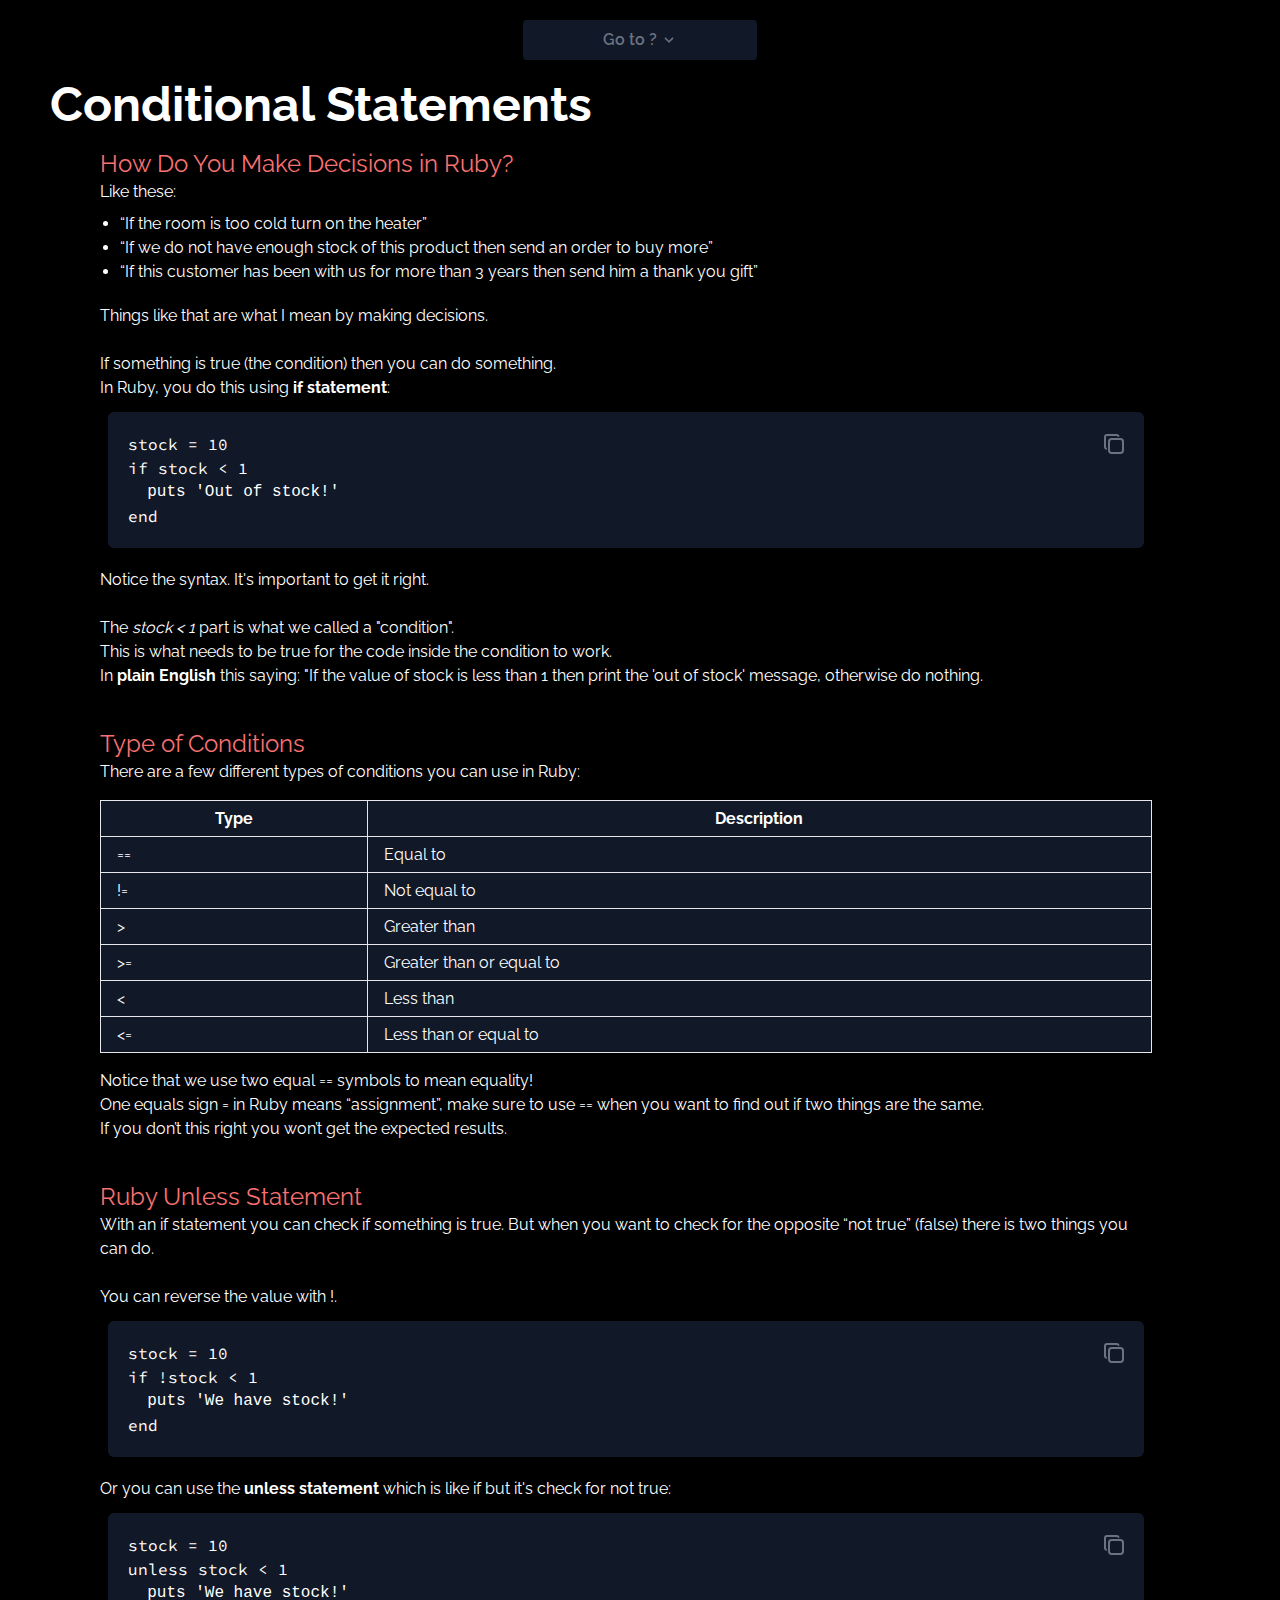
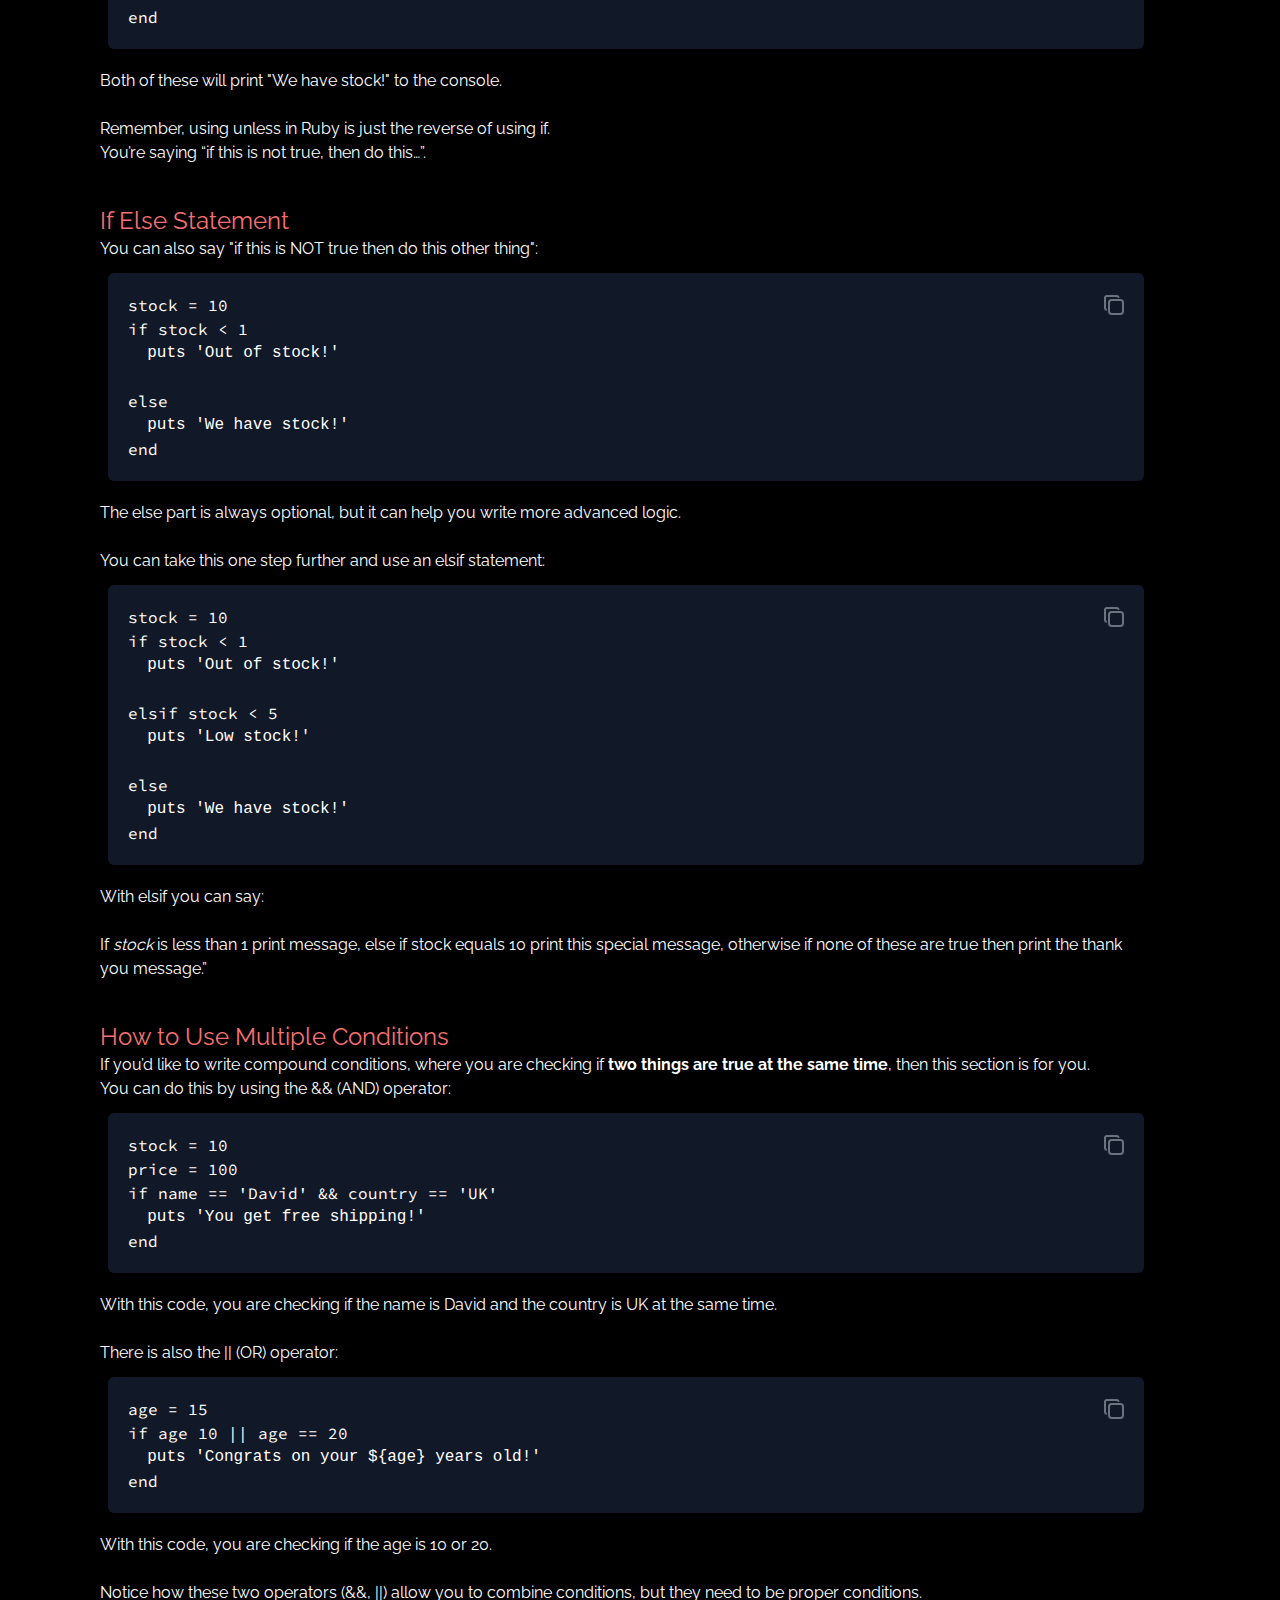
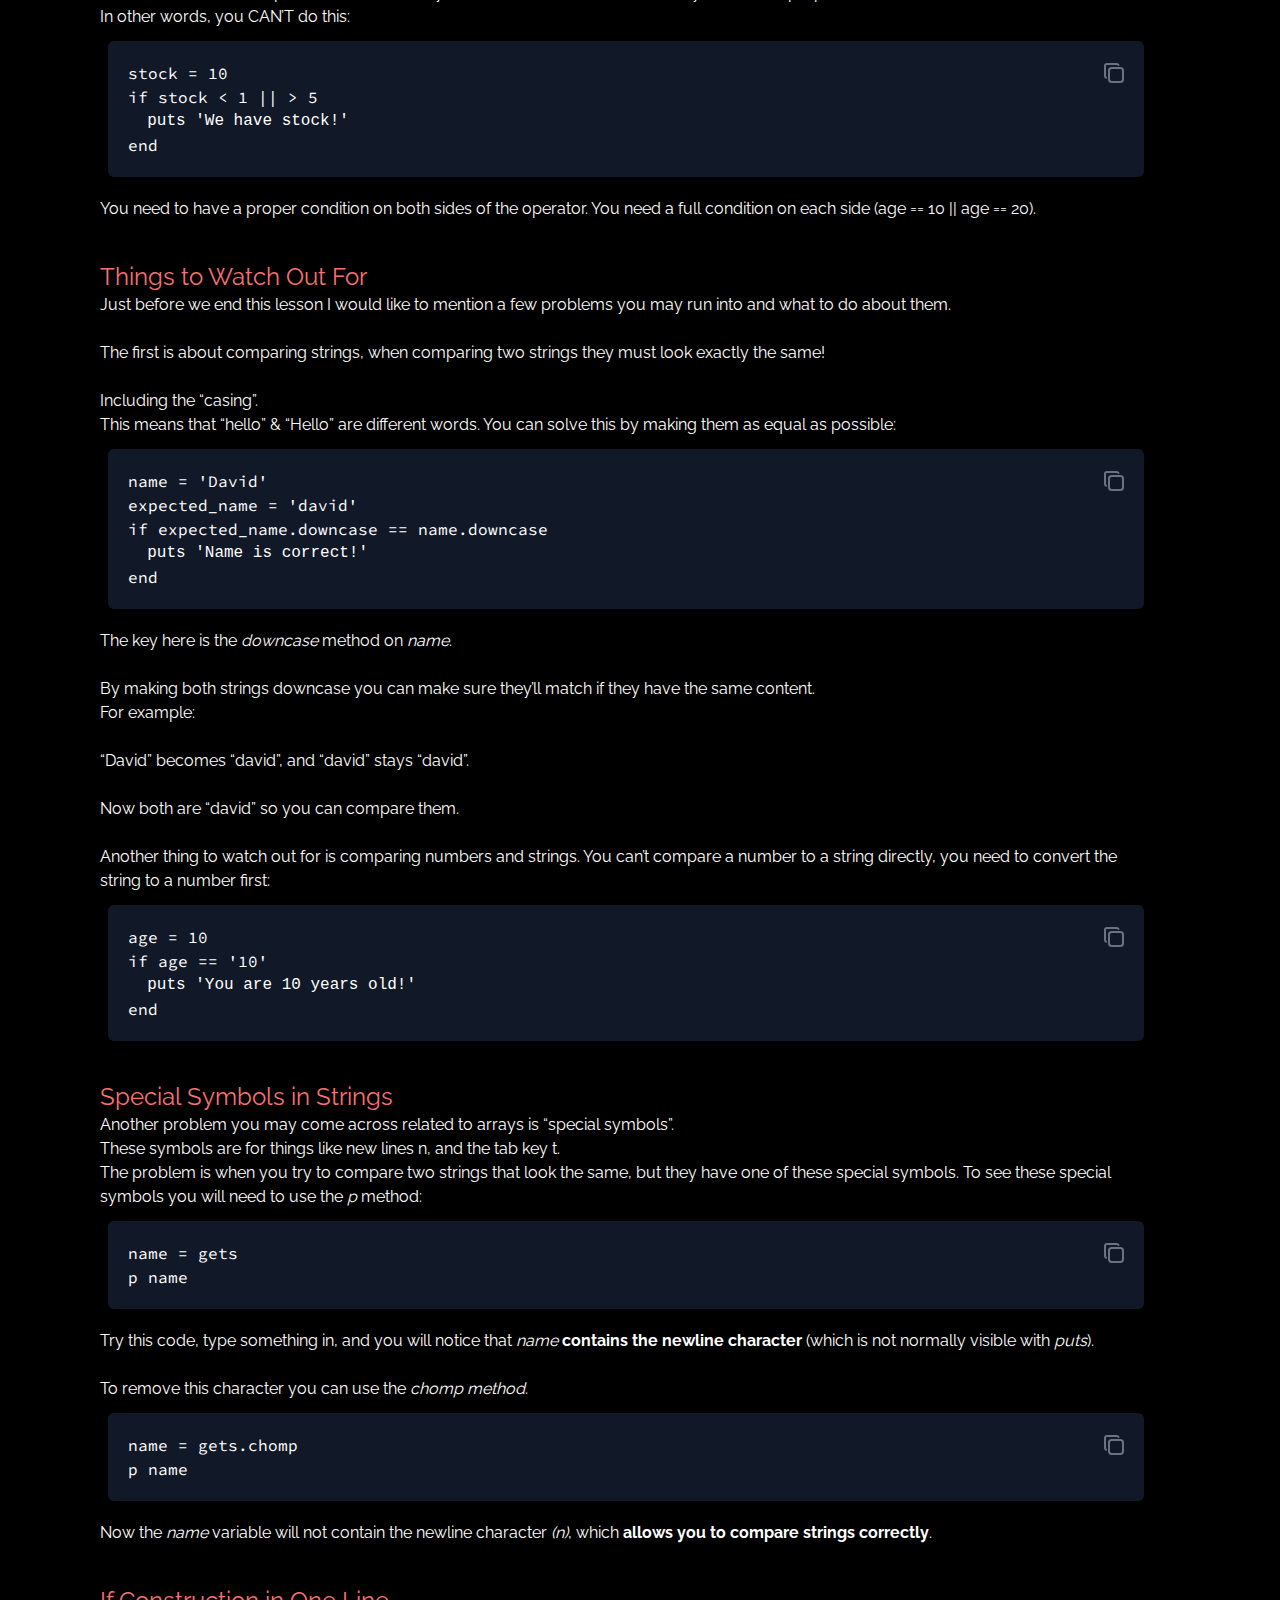
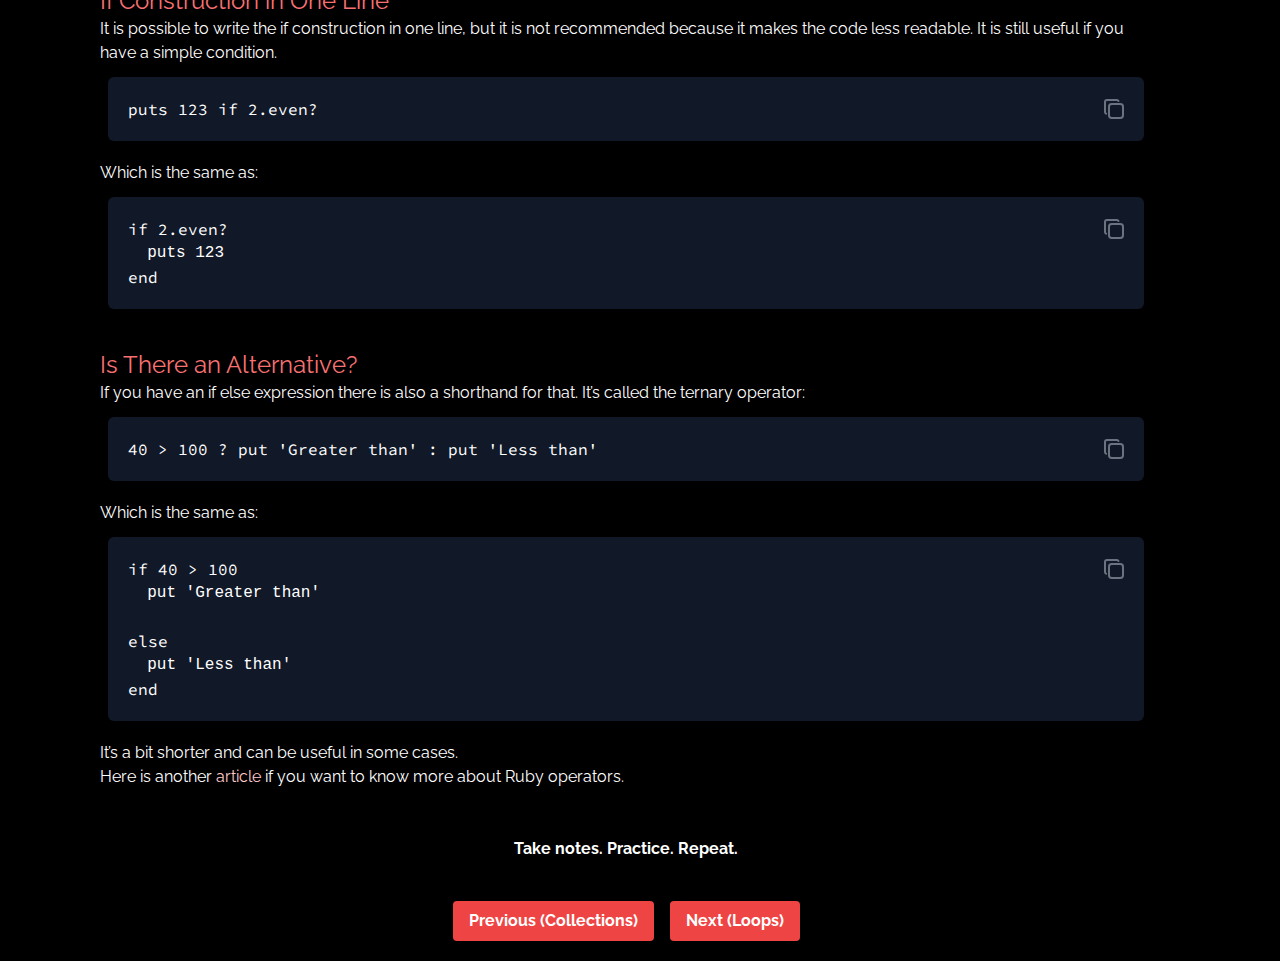
<file: conditional.html>
<html lang="en">
<head>
    <meta charset="UTF-8">
    <meta name="viewport" content="width=device-width, initial-scale=1.0">
    <title>Ruby - Conditional</title>
    <link rel="stylesheet" href="main.css">
    <script src="script.js"></script>
</head>
<body class="bg-black text-white">
    <div class="p-5 text-center">
        <div class="dropdown inline-block relative">
          <button class="bg-gray-900 text-gray-500 font-semibold py-2 px-[80px] hover:text-red-300 hover:bg-gray-800 transition-all rounded inline-flex items-center">
            <span class="mr-1">Go to ?</span>
            <svg class="fill-current h-4 w-4" xmlns="http://www.w3.org/2000/svg" viewBox="0 0 20 20"><path d="M9.293 12.95l.707.707L15.657 8l-1.414-1.414L10 10.828 5.757 6.586 4.343 8z"/> </svg>
          </button>
          <ul class="dropdown-menu absolute hidden text-gray-700 pt-1">
            <li class=""><a class="rounded-t text-white bg-gray-800 hover:text-red-300 transition-all py-2 px-[74px] block whitespace-no-wrap" href="index.html">Home</a></li>
            <li class=""><a class="text-white bg-gray-800 hover:text-red-300 transition-all py-2 px-[74px] block whitespace-no-wrap" href="installation.html">Installation</a></li>
            <li class=""><a class="text-white bg-gray-800 hover:text-red-300 transition-all py-2 px-[74px] block whitespace-no-wrap" href="variables.html">Variables</a></li>
            <li class=""><a class="text-white bg-gray-800 hover:text-red-300 transition-all py-2 px-[74px] block whitespace-no-wrap" href="collections.html">Collections</a></li>
            <li class=""><a class="text-white bg-gray-800 hover:text-red-300 transition-all py-2 px-[74px] block whitespace-no-wrap" href="conditional.html">Conditional</a></li>
            <li class=""><a class="text-white bg-gray-800 hover:text-red-300 transition-all py-2 px-[74px] block whitespace-no-wrap" href="loops.html">Loops</a></li>
            <li class=""><a class="rounded-b text-white bg-gray-800 hover:text-red-300 transition-all py-2 px-[74px] block whitespace-no-wrap" href="references.html">References</a></li>
          </ul>
        </div>
    </div>
    <div id="all">
        <h1 class='font-bold text-5xl pl-[50px]'>Conditional Statements</h1>
        <div class='pl-[100px] pt-[20px] w-[90%]'>                
            <h2 class='text-2xl text-red-400'>How Do You Make Decisions in Ruby?</h2>
            <p class='pb-2'>Like these:</p>
            <ul class='list-disc pl-5 pb-5'>
                <li>“If the room is too cold turn on the heater”</li>
                <li>“If we do not have enough stock of this product then send an order to buy more”</li>
                <li>“If this customer has been with us for more than 3 years then send him a thank you gift”</li>
            </ul>
            <p>Things like that are what I mean by making decisions.</p>
            <br/><p>If something is true (the condition) then you can do something.</p>
            <p>In Ruby, you do this using <strong>if statement</strong>:</p>
            <div id="code" class="ml-2 mr-2 mt-3 mb-5 p-5 rounded-md bg-gray-900">
                <svg onclick="copyToClipboard(`stock = 10
if stock < 1
    puts 'Out of stock!'
end`);" xmlns="http://www.w3.org/2000/svg" class="absolute right-[12%] stroke-gray-500 hover:stroke-white active:stroke-red-400 active:scale-110 transition-all" width="24" height="24" viewBox="0 0 24 24" stroke-width="2" stroke="currentColor" fill="none" stroke-linecap="round" stroke-linejoin="round"><path stroke="none" d="M0 0h24v24H0z" fill="none"/><path d="M7 7m0 2.667a2.667 2.667 0 0 1 2.667 -2.667h8.666a2.667 2.667 0 0 1 2.667 2.667v8.666a2.667 2.667 0 0 1 -2.667 2.667h-8.666a2.667 2.667 0 0 1 -2.667 -2.667z" /><path d="M4.012 16.737a2.005 2.005 0 0 1 -1.012 -1.737v-10c0 -1.1 .9 -2 2 -2h10c.75 0 1.158 .385 1.5 1" /></svg>
                stock = 10
                <br/>if stock < 1
                <br/><pre>  puts 'Out of stock!'</pre>
                end
            </div>
            <p>Notice the syntax. It's important to get it right.<br/><br/>The <i>stock < 1</i> part is what we called a "condition".<br/>This is what needs to be true for the code inside the condition to work.</p>
            <p class="mb-10">In <strong>plain English</strong> this saying: "If the value of stock is less than 1 then print the 'out of stock' message, otherwise do nothing.</p>
            <h2 class='text-2xl text-red-400'>Type of Conditions</h2>
            <p class=''>There are a few different types of conditions you can use in Ruby:</p>
            <table class="mt-4 mb-4 table-auto w-full">
                <thead>
                    <tr>
                        <th class="border px-4 py-2 bg-gray-900">Type</th>
                        <th class="border px-4 py-2 bg-gray-900">Description</th>
                    </tr>
                </thead>
                <tbody>
                    <tr>
                        <td class="border px-4 py-2 bg-gray-900">==</td>
                        <td class="border px-4 py-2 bg-gray-900">Equal to</td>
                    </tr>
                    <tr>
                        <td class="border px-4 py-2 bg-gray-900">!=</td>
                        <td class="border px-4 py-2 bg-gray-900">Not equal to</td>
                    </tr>
                    <tr>
                        <td class="border px-4 py-2 bg-gray-900">></td>
                        <td class="border px-4 py-2 bg-gray-900">Greater than</td>
                    </tr>
                    <tr>
                        <td class="border px-4 py-2 bg-gray-900">>=</td>
                        <td class="border px-4 py-2 bg-gray-900">Greater than or equal to</td>
                    </tr>
                    <tr>
                        <td class="border px-4 py-2 bg-gray-900"><</td>
                        <td class="border px-4 py-2 bg-gray-900">Less than</td>
                    </tr>
                    <tr>
                        <td class="border px-4 py-2 bg-gray-900"><=</td>
                        <td class="border px-4 py-2 bg-gray-900">Less than or equal to</td>
                    </tr>
                </tbody>
            </table>
            <p class="mb-10">Notice that we use two equal == symbols to mean equality!

            <br/>One equals sign = in Ruby means “assignment”, make sure to use == when you want to find out if two things are the same.
                
            <br/>If you don’t this right you won’t get the expected results.</p>
            <h2 class='text-2xl text-red-400'>Ruby Unless Statement</h2>
            <p>With an if statement you can check if something is true. But when you want to check for the opposite “not true” (false) there is two things you can do.
                
            <br/><br/>You can reverse the value with !.</p>
            <div id="code" class="ml-2 mr-2 mt-3 mb-5 p-5 rounded-md bg-gray-900">
                <svg onclick="copyToClipboard(`stock = 10
if !stock < 1
    puts 'We have stock!'
end`);" xmlns="http://www.w3.org/2000/svg" class="absolute right-[12%] stroke-gray-500 hover:stroke-white active:stroke-red-400 active:scale-110 transition-all" width="24" height="24" viewBox="0 0 24 24" stroke-width="2" stroke="currentColor" fill="none" stroke-linecap="round" stroke-linejoin="round"><path stroke="none" d="M0 0h24v24H0z" fill="none"/><path d="M7 7m0 2.667a2.667 2.667 0 0 1 2.667 -2.667h8.666a2.667 2.667 0 0 1 2.667 2.667v8.666a2.667 2.667 0 0 1 -2.667 2.667h-8.666a2.667 2.667 0 0 1 -2.667 -2.667z" /><path d="M4.012 16.737a2.005 2.005 0 0 1 -1.012 -1.737v-10c0 -1.1 .9 -2 2 -2h10c.75 0 1.158 .385 1.5 1" /></svg>
                stock = 10
                <br/>if !stock < 1
                <br/><pre>  puts 'We have stock!'</pre>
                end
            </div>
            <p>Or you can use the <strong>unless statement</strong> which is like if but it's check for not true:</p>
            <div id="code" class="ml-2 mr-2 mt-3 mb-5 p-5 rounded-md bg-gray-900">
                <svg onclick="copyToClipboard(`stock = 10
unless stock < 1
    puts 'We have stock!'
end`);" xmlns="http://www.w3.org/2000/svg" class="absolute right-[12%] stroke-gray-500 hover:stroke-white active:stroke-red-400 active:scale-110 transition-all" width="24" height="24" viewBox="0 0 24 24" stroke-width="2" stroke="currentColor" fill="none" stroke-linecap="round" stroke-linejoin="round"><path stroke="none" d="M0 0h24v24H0z" fill="none"/><path d="M7 7m0 2.667a2.667 2.667 0 0 1 2.667 -2.667h8.666a2.667 2.667 0 0 1 2.667 2.667v8.666a2.667 2.667 0 0 1 -2.667 2.667h-8.666a2.667 2.667 0 0 1 -2.667 -2.667z" /><path d="M4.012 16.737a2.005 2.005 0 0 1 -1.012 -1.737v-10c0 -1.1 .9 -2 2 -2h10c.75 0 1.158 .385 1.5 1" /></svg>
                stock = 10
                <br/>unless stock < 1
                <br/><pre>  puts 'We have stock!'</pre>
                end
            </div>
            <p>Both of these will print "We have stock!" to the console.</p>
            <br/><p class="mb-10">Remember, using unless in Ruby is just the reverse of using if.
            <br/>You’re saying “if this is not true, then do this…”.</p>
            <h2 class='text-2xl text-red-400'>If Else Statement</h2>
            <p>You can also say "if this is NOT true then do this other thing":</p>
            <div id="code" class="ml-2 mr-2 mt-3 mb-5 p-5 rounded-md bg-gray-900">
                <svg onclick="copyToClipboard(`stock = 10
if stock < 1
    puts 'Out of stock!'
else
    puts 'We have stock!'
end`);" xmlns="http://www.w3.org/2000/svg" class="absolute right-[12%] stroke-gray-500 hover:stroke-white active:stroke-red-400 active:scale-110 transition-all" width="24" height="24" viewBox="0 0 24 24" stroke-width="2" stroke="currentColor" fill="none" stroke-linecap="round" stroke-linejoin="round"><path stroke="none" d="M0 0h24v24H0z" fill="none"/><path d="M7 7m0 2.667a2.667 2.667 0 0 1 2.667 -2.667h8.666a2.667 2.667 0 0 1 2.667 2.667v8.666a2.667 2.667 0 0 1 -2.667 2.667h-8.666a2.667 2.667 0 0 1 -2.667 -2.667z" /><path d="M4.012 16.737a2.005 2.005 0 0 1 -1.012 -1.737v-10c0 -1.1 .9 -2 2 -2h10c.75 0 1.158 .385 1.5 1" /></svg>
                stock = 10
                <br/>if stock < 1
                <br/><pre>  puts 'Out of stock!'</pre>
                <br/>else
                <br/><pre>  puts 'We have stock!'</pre>
                end
            </div>
            <p>The else part is always optional, but it can help you write more advanced logic.</p>
            <br/><p>You can take this one step further and use an elsif statement:</p>
            <div id="code" class="ml-2 mr-2 mt-3 mb-5 p-5 rounded-md bg-gray-900">
                <svg onclick="copyToClipboard(`stock = 10
if stock < 1
    puts 'Out of stock!'
elsif stock < 5
    puts 'Low stock!'
else
    puts 'We have stock!'
end`);" xmlns="http://www.w3.org/2000/svg" class="absolute right-[12%] stroke-gray-500 hover:stroke-white active:stroke-red-400 active:scale-110 transition-all" width="24" height="24" viewBox="0 0 24 24" stroke-width="2" stroke="currentColor" fill="none" stroke-linecap="round" stroke-linejoin="round"><path stroke="none" d="M0 0h24v24H0z" fill="none"/><path d="M7 7m0 2.667a2.667 2.667 0 0 1 2.667 -2.667h8.666a2.667 2.667 0 0 1 2.667 2.667v8.666a2.667 2.667 0 0 1 -2.667 2.667h-8.666a2.667 2.667 0 0 1 -2.667 -2.667z" /><path d="M4.012 16.737a2.005 2.005 0 0 1 -1.012 -1.737v-10c0 -1.1 .9 -2 2 -2h10c.75 0 1.158 .385 1.5 1" /></svg>
                stock = 10
                <br/>if stock < 1
                <br/><pre>  puts 'Out of stock!'</pre>
                <br/>elsif stock < 5
                <br/><pre>  puts 'Low stock!'</pre>
                <br/>else
                <br/><pre>  puts 'We have stock!'</pre>
                end
            </div>
            <p>With elsif you can say:</p>
            <br/><p class="mb-10">If <i>stock</i> is less than 1 print message, else if stock equals 10 print this special message, otherwise if none of these are true then print the thank you message.”</p>
            <h2 class='text-2xl text-red-400'>How to Use Multiple Conditions</h2>
            <p>If you’d like to write compound conditions, where you are checking if <strong>two things are true at the same time</strong>, then this section is for you.
            <br/>You can do this by using the && (AND) operator:</p>
            <div id="code" class="ml-2 mr-2 mt-3 mb-5 p-5 rounded-md bg-gray-900">
                <svg onclick="copyToClipboard(`stock = 10
price = 100
if name == 'David' && country == 'UK'
    puts 'You get free shipping!'
end`);" xmlns="http://www.w3.org/2000/svg" class="absolute right-[12%] stroke-gray-500 hover:stroke-white active:stroke-red-400 active:scale-110 transition-all" width="24" height="24" viewBox="0 0 24 24" stroke-width="2" stroke="currentColor" fill="none" stroke-linecap="round" stroke-linejoin="round"><path stroke="none" d="M0 0h24v24H0z" fill="none"/><path d="M7 7m0 2.667a2.667 2.667 0 0 1 2.667 -2.667h8.666a2.667 2.667 0 0 1 2.667 2.667v8.666a2.667 2.667 0 0 1 -2.667 2.667h-8.666a2.667 2.667 0 0 1 -2.667 -2.667z" /><path d="M4.012 16.737a2.005 2.005 0 0 1 -1.012 -1.737v-10c0 -1.1 .9 -2 2 -2h10c.75 0 1.158 .385 1.5 1" /></svg>
                stock = 10
                <br/>price = 100
                <br/>if name == 'David' && country == 'UK'
                <br/><pre>  puts 'You get free shipping!'</pre>
                end
            </div>
            <p>With this code, you are checking if the name is David and the country is UK at the same time.</p>
            <br/><p>There is also the || (OR) operator:</p>
            <div id="code" class="ml-2 mr-2 mt-3 mb-5 p-5 rounded-md bg-gray-900">
                <svg onclick="copyToClipboard(`stock = 10
age = 15
if name == '10' || country == 'UK'
    puts 'Congrats on your ${age} years old!'
end`);" xmlns="http://www.w3.org/2000/svg" class="absolute right-[12%] stroke-gray-500 hover:stroke-white active:stroke-red-400 active:scale-110 transition-all" width="24" height="24" viewBox="0 0 24 24" stroke-width="2" stroke="currentColor" fill="none" stroke-linecap="round" stroke-linejoin="round"><path stroke="none" d="M0 0h24v24H0z" fill="none"/><path d="M7 7m0 2.667a2.667 2.667 0 0 1 2.667 -2.667h8.666a2.667 2.667 0 0 1 2.667 2.667v8.666a2.667 2.667 0 0 1 -2.667 2.667h-8.666a2.667 2.667 0 0 1 -2.667 -2.667z" /><path d="M4.012 16.737a2.005 2.005 0 0 1 -1.012 -1.737v-10c0 -1.1 .9 -2 2 -2h10c.75 0 1.158 .385 1.5 1" /></svg>
                age = 15
                <br/>if age  10 || age == 20
                <br/><pre>  puts 'Congrats on your ${age} years old!'</pre>
                end
            </div>
            <p>With this code, you are checking if the age is 10 or 20.</p>
            <br/><p>Notice how these two operators (&&, ||) allow you to combine conditions, but they need to be proper conditions.
            <br/>In other words, you CAN’T do this:
            </p>
            <div id="code" class="ml-2 mr-2 mt-3 mb-5 p-5 rounded-md bg-gray-900">
                <svg onclick="copyToClipboard(`stock = 10
if stock < 1 || > 5
    puts 'We have stock!'
end`);" xmlns="http://www.w3.org/2000/svg" class="absolute right-[12%] stroke-gray-500 hover:stroke-white active:stroke-red-400 active:scale-110 transition-all" width="24" height="24" viewBox="0 0 24 24" stroke-width="2" stroke="currentColor" fill="none" stroke-linecap="round" stroke-linejoin="round"><path stroke="none" d="M0 0h24v24H0z" fill="none"/><path d="M7 7m0 2.667a2.667 2.667 0 0 1 2.667 -2.667h8.666a2.667 2.667 0 0 1 2.667 2.667v8.666a2.667 2.667 0 0 1 -2.667 2.667h-8.666a2.667 2.667 0 0 1 -2.667 -2.667z" /><path d="M4.012 16.737a2.005 2.005 0 0 1 -1.012 -1.737v-10c0 -1.1 .9 -2 2 -2h10c.75 0 1.158 .385 1.5 1" /></svg>
                stock = 10
                <br/>if stock < 1 || > 5
                <br/><pre>  puts 'We have stock!'</pre>
                end
            </div>
            <p class="mb-10">You need to have a proper condition on both sides of the operator. You need a full condition on each side (age == 10 || age == 20).</p>
            <h2 class='text-2xl text-red-400'>Things to Watch Out For</h2>
            <p>Just before we end this lesson I would like to mention a few problems you may run into and what to do about them.
            <br/><br/>The first is about comparing strings, when comparing two strings they must look exactly the same!
            <br/><br/>Including the “casing”.
            <br/>This means that “hello” & “Hello” are different words. You can solve this by making them as equal as possible:</p>
            <div id="code" class="ml-2 mr-2 mt-3 mb-5 p-5 rounded-md bg-gray-900">
                <svg onclick="copyToClipboard(`name  = 'David'
expected_name = 'david'
if expected_name.downcase == name.downcase
    puts 'Name is correct!'
end`);" xmlns="http://www.w3.org/2000/svg" class="absolute right-[12%] stroke-gray-500 hover:stroke-white active:stroke-red-400 active:scale-110 transition-all" width="24" height="24" viewBox="0 0 24 24" stroke-width="2" stroke="currentColor" fill="none" stroke-linecap="round" stroke-linejoin="round"><path stroke="none" d="M0 0h24v24H0z" fill="none"/><path d="M7 7m0 2.667a2.667 2.667 0 0 1 2.667 -2.667h8.666a2.667 2.667 0 0 1 2.667 2.667v8.666a2.667 2.667 0 0 1 -2.667 2.667h-8.666a2.667 2.667 0 0 1 -2.667 -2.667z" /><path d="M4.012 16.737a2.005 2.005 0 0 1 -1.012 -1.737v-10c0 -1.1 .9 -2 2 -2h10c.75 0 1.158 .385 1.5 1" /></svg>
                name  = 'David'
                <br/>expected_name = 'david'
                <br/>if expected_name.downcase == name.downcase
                <br/><pre>  puts 'Name is correct!'</pre>
                end
            </div>
            <p>The key here is the <i>downcase</i> method on <i>name</i>.
            <br/><br/>By making both strings downcase you can make sure they’ll match if they have the same content.
            <br/>For example:
            <br/><br/>“David” becomes “david”, and “david” stays “david”.

            <br/><br/>Now both are “david” so you can compare them.
            <p><br/>Another thing to watch out for is comparing numbers and strings. You can’t compare a number to a string directly, you need to convert the string to a number first:</p>
            <div id="code" class="ml-2 mr-2 mt-3 mb-5 p-5 rounded-md bg-gray-900">
                <svg onclick="copyToClipboard(`age = 10
if age == '10'
    puts 'You are 10 years old!'
end`);" xmlns="http://www.w3.org/2000/svg" class="absolute right-[12%] stroke-gray-500 hover:stroke-white active:stroke-red-400 active:scale-110 transition-all" width="24" height="24" viewBox="0 0 24 24" stroke-width="2" stroke="currentColor" fill="none" stroke-linecap="round" stroke-linejoin="round"><path stroke="none" d="M0 0h24v24H0z" fill="none"/><path d="M7 7m0 2.667a2.667 2.667 0 0 1 2.667 -2.667h8.666a2.667 2.667 0 0 1 2.667 2.667v8.666a2.667 2.667 0 0 1 -2.667 2.667h-8.666a2.667 2.667 0 0 1 -2.667 -2.667z" /><path d="M4.012 16.737a2.005 2.005 0 0 1 -1.012 -1.737v-10c0 -1.1 .9 -2 2 -2h10c.75 0 1.158 .385 1.5 1" /></svg>
                age = 10
                <br/>if age == '10'
                <br/><pre>  puts 'You are 10 years old!'</pre>
                end
            </div>
            <h2 class='text-2xl text-red-400 mt-10'>Special Symbols in Strings</h2>
            <p>Another problem you may come across related to arrays is “special symbols”.
            <br/>These symbols are for things like new lines n, and the tab key t.
            <br/<br/>The problem is when you try to compare two strings that look the same, but they have one of these special symbols. To see these special symbols you will need to use the <i>p</i> method:</p>
            <div id="code" class="ml-2 mr-2 mt-3 mb-5 p-5 rounded-md bg-gray-900">
                <svg onclick="copyToClipboard(`name = gets
p name`);" xmlns="http://www.w3.org/2000/svg" class="absolute right-[12%] stroke-gray-500 hover:stroke-white active:stroke-red-400 active:scale-110 transition-all" width="24" height="24" viewBox="0 0 24 24" stroke-width="2" stroke="currentColor" fill="none" stroke-linecap="round" stroke-linejoin="round"><path stroke="none" d="M0 0h24v24H0z" fill="none"/><path d="M7 7m0 2.667a2.667 2.667 0 0 1 2.667 -2.667h8.666a2.667 2.667 0 0 1 2.667 2.667v8.666a2.667 2.667 0 0 1 -2.667 2.667h-8.666a2.667 2.667 0 0 1 -2.667 -2.667z" /><path d="M4.012 16.737a2.005 2.005 0 0 1 -1.012 -1.737v-10c0 -1.1 .9 -2 2 -2h10c.75 0 1.158 .385 1.5 1" /></svg>
                name = gets
                <br/>p name
            </div>
            <p>Try this code, type something in, and you will notice that <i>name</i> <strong>contains the newline character</strong> (which is not normally visible with <i>puts</i>).
            <br/><br/>To remove this character you can use the <i>chomp method</i>.</p>
            <div id="code" class="ml-2 mr-2 mt-3 mb-5 p-5 rounded-md bg-gray-900">
                <svg onclick="copyToClipboard(`name = gets.chomp
p name`);" xmlns="http://www.w3.org/2000/svg" class="absolute right-[12%] stroke-gray-500 hover:stroke-white active:stroke-red-400 active:scale-110 transition-all" width="24" height="24" viewBox="0 0 24 24" stroke-width="2" stroke="currentColor" fill="none" stroke-linecap="round" stroke-linejoin="round"><path stroke="none" d="M0 0h24v24H0z" fill="none"/><path d="M7 7m0 2.667a2.667 2.667 0 0 1 2.667 -2.667h8.666a2.667 2.667 0 0 1 2.667 2.667v8.666a2.667 2.667 0 0 1 -2.667 2.667h-8.666a2.667 2.667 0 0 1 -2.667 -2.667z" /><path d="M4.012 16.737a2.005 2.005 0 0 1 -1.012 -1.737v-10c0 -1.1 .9 -2 2 -2h10c.75 0 1.158 .385 1.5 1" /></svg>
                name = gets.chomp
                <br/>p name
            </div>
            <p>Now the <i>name</i> variable will not contain the newline character <i>(n)</i>, which <strong>allows you to compare strings correctly</strong>.</p>
            <h2 class='text-2xl text-red-400 mt-10'>If Construction in One Line</h2>
            <p>It is possible to write the if construction in one line, but it is not recommended because it makes the code less readable. It is still useful if you have a simple condition.</p>
            <div id="code" class="ml-2 mr-2 mt-3 mb-5 p-5 rounded-md bg-gray-900">
                <svg onclick="copyToClipboard(`puts 123 if 2.even?`);" xmlns="http://www.w3.org/2000/svg" class="absolute right-[12%] stroke-gray-500 hover:stroke-white active:stroke-red-400 active:scale-110 transition-all" width="24" height="24" viewBox="0 0 24 24" stroke-width="2" stroke="currentColor" fill="none" stroke-linecap="round" stroke-linejoin="round"><path stroke="none" d="M0 0h24v24H0z" fill="none"/><path d="M7 7m0 2.667a2.667 2.667 0 0 1 2.667 -2.667h8.666a2.667 2.667 0 0 1 2.667 2.667v8.666a2.667 2.667 0 0 1 -2.667 2.667h-8.666a2.667 2.667 0 0 1 -2.667 -2.667z" /><path d="M4.012 16.737a2.005 2.005 0 0 1 -1.012 -1.737v-10c0 -1.1 .9 -2 2 -2h10c.75 0 1.158 .385 1.5 1" /></svg>
                puts 123 if 2.even?
            </div>
            <p>Which is the same as:</p>
            <div id="code" class="ml-2 mr-2 mt-3 mb-5 p-5 rounded-md bg-gray-900">
                <svg onclick="copyToClipboard(`if 2.even?
    puts 123
end`);" xmlns="http://www.w3.org/2000/svg" class="absolute right-[12%] stroke-gray-500 hover:stroke-white active:stroke-red-400 active:scale-110 transition-all" width="24" height="24" viewBox="0 0 24 24" stroke-width="2" stroke="currentColor" fill="none" stroke-linecap="round" stroke-linejoin="round"><path stroke="none" d="M0 0h24v24H0z" fill="none"/><path d="M7 7m0 2.667a2.667 2.667 0 0 1 2.667 -2.667h8.666a2.667 2.667 0 0 1 2.667 2.667v8.666a2.667 2.667 0 0 1 -2.667 2.667h-8.666a2.667 2.667 0 0 1 -2.667 -2.667z" /><path d="M4.012 16.737a2.005 2.005 0 0 1 -1.012 -1.737v-10c0 -1.1 .9 -2 2 -2h10c.75 0 1.158 .385 1.5 1" /></svg>
                if 2.even?
                <br/><pre>  puts 123</pre>
                end
            </div>
            <h2 class='text-2xl text-red-400 mt-10'>Is There an Alternative?</h2>
            <p>If you have an if else expression there is also a shorthand for that. It’s called the ternary operator:</p>
            <div id="code" class="ml-2 mr-2 mt-3 mb-5 p-5 rounded-md bg-gray-900">
                <svg onclick="copyToClipboard(`stock = 10
40 > 100 ? put 'Greater than' : put 'Less than'`);" xmlns="http://www.w3.org/2000/svg" class="absolute right-[12%] stroke-gray-500 hover:stroke-white active:stroke-red-400 active:scale-110 transition-all" width="24" height="24" viewBox="0 0 24 24" stroke-width="2" stroke="currentColor" fill="none" stroke-linecap="round" stroke-linejoin="round"><path stroke="none" d="M0 0h24v24H0z" fill="none"/><path d="M7 7m0 2.667a2.667 2.667 0 0 1 2.667 -2.667h8.666a2.667 2.667 0 0 1 2.667 2.667v8.666a2.667 2.667 0 0 1 -2.667 2.667h-8.666a2.667 2.667 0 0 1 -2.667 -2.667z" /><path d="M4.012 16.737a2.005 2.005 0 0 1 -1.012 -1.737v-10c0 -1.1 .9 -2 2 -2h10c.75 0 1.158 .385 1.5 1" /></svg>
                40 > 100 ? put 'Greater than' : put 'Less than'
            </div>
            <p>Which is the same as:</p>
            <div id="code" class="ml-2 mr-2 mt-3 mb-5 p-5 rounded-md bg-gray-900">
                <svg onclick="copyToClipboard(`if 40 > 100
    put 'Greater than'
else
    put 'Less than'
end`);" xmlns="http://www.w3.org/2000/svg" class="absolute right-[12%] stroke-gray-500 hover:stroke-white active:stroke-red-400 active:scale-110 transition-all" width="24" height="24" viewBox="0 0 24 24" stroke-width="2" stroke="currentColor" fill="none" stroke-linecap="round" stroke-linejoin="round"><path stroke="none" d="M0 0h24v24H0z" fill="none"/><path d="M7 7m0 2.667a2.667 2.667 0 0 1 2.667 -2.667h8.666a2.667 2.667 0 0 1 2.667 2.667v8.666a2.667 2.667 0 0 1 -2.667 2.667h-8.666a2.667 2.667 0 0 1 -2.667 -2.667z" /><path d="M4.012 16.737a2.005 2.005 0 0 1 -1.012 -1.737v-10c0 -1.1 .9 -2 2 -2h10c.75 0 1.158 .385 1.5 1" /></svg>
                if 40 > 100
                <br/><pre>  put 'Greater than'</pre>
                <br/>else
                <br/><pre>  put 'Less than'</pre>
                end
            </div>
            <p>It’s a bit shorter and can be useful in some cases.</p>
            <p>Here is another <a target="_blank" href="https://www.rubyguides.com/2018/07/ruby-operators/" class="text-red-200 hover:text-red-400 hover:transition-all">article</a> if you want to know more about Ruby operators.</p>
            <p class="text-center"><br/><br/><strong>Take notes. Practice. Repeat.</strong></p>
            <div class="pt-10 pb-5 justify-center flex">
                <a href="collections.html" class="bg-red-500 hover:bg-red-700 text-white font-bold py-2 px-4 rounded">Previous (Collections)</a>
                <a href="loops.html" class="ml-4 bg-red-500 hover:bg-red-700 text-white font-bold py-2 px-4 rounded">Next (Loops)</a>
            </div>
    </div>
</body>
<style>
    @font-face {
      font-family: 'Raleway';
      src: url('Raleway-VariableFont_wght.ttf') format('truetype');
    }
    @font-face {
        font-family: 'Source Code Pro';
        src: url('SourceCodePro-VariableFont_wght.ttf') format('truetype');
    }
    body{
        font-family: 'Raleway', sans-serif;
    }
    #code{
        font-family: 'Source Code Pro', monospace;
    }
    @keyframes fadeIn {
        from {
            opacity: 0;
            transform: translateY(20px);
        }
        to {
            opacity: 1;
        }
    }
    #all{
        animation: fadeIn 700ms;
    }
    .dropdown:hover .dropdown-menu {
        display: block;
        animation: fadeIn 350ms;
    }
    .dropdown{
        animation: fadeIn 500ms;
    }
</style>
</html>
</file>
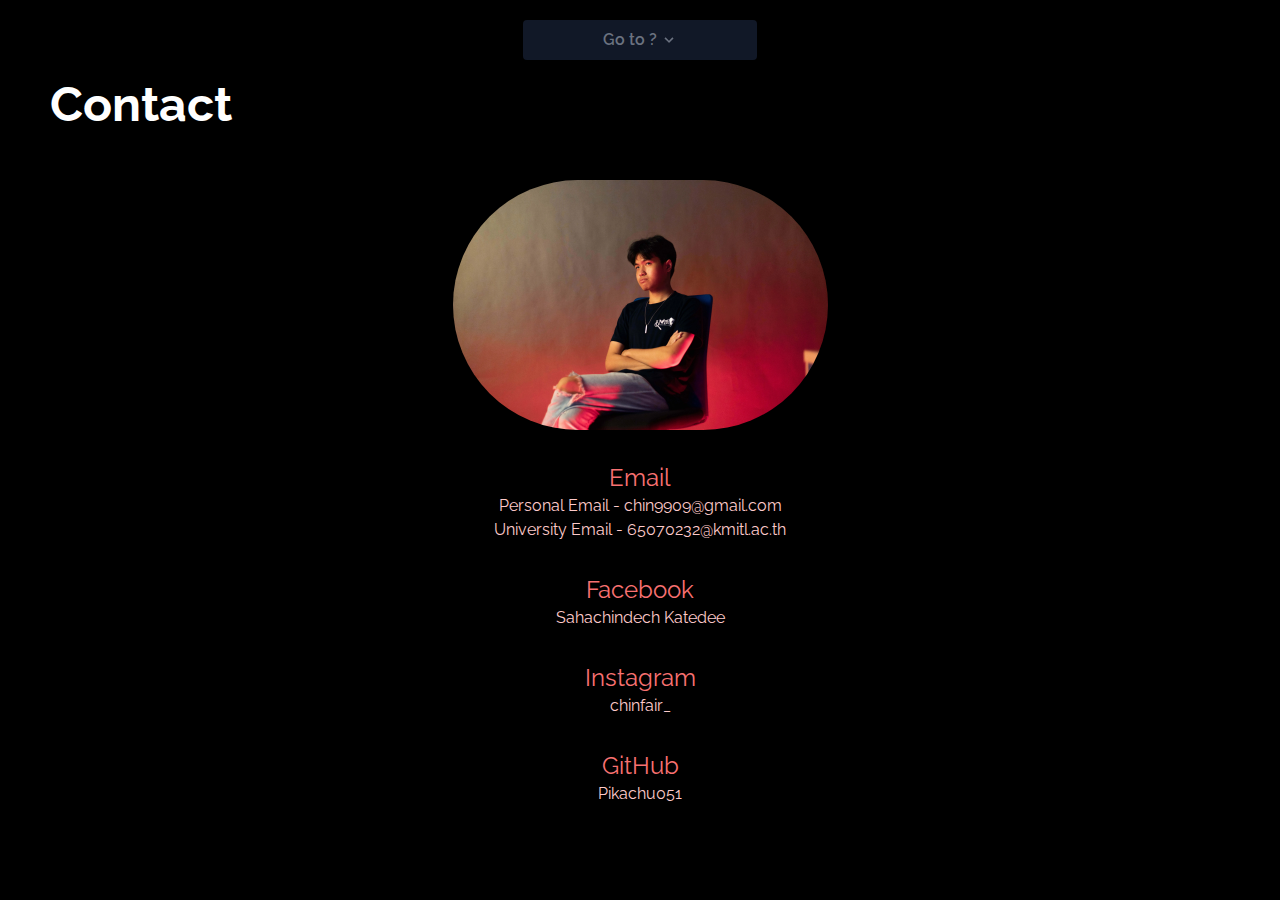
<file: contact.html>
<html lang="en">
<head>
    <meta charset="UTF-8">
    <meta name="viewport" content="width=device-width, initial-scale=1.0">
    <title>Contact</title>
    <link rel="stylesheet" href="main.css">
    <script src="script.js"></script>
</head>
<body class="bg-black text-white">
    <div class="p-5 text-center">
        <div class="dropdown inline-block relative">
          <button class="bg-gray-900 text-gray-500 font-semibold py-2 px-[80px] hover:text-red-300 hover:bg-gray-800 transition-all rounded inline-flex items-center">
            <span class="mr-1">Go to ?</span>
            <svg class="fill-current h-4 w-4" xmlns="http://www.w3.org/2000/svg" viewBox="0 0 20 20"><path d="M9.293 12.95l.707.707L15.657 8l-1.414-1.414L10 10.828 5.757 6.586 4.343 8z"/> </svg>
          </button>
          <ul class="dropdown-menu absolute hidden text-gray-700 pt-1">
            <li class=""><a class="rounded-t text-white bg-gray-800 hover:text-red-300 transition-all py-2 px-[74px] block whitespace-no-wrap" href="index.html">Home</a></li>
            <li class=""><a class="text-white bg-gray-800 hover:text-red-300 transition-all py-2 px-[74px] block whitespace-no-wrap" href="installation.html">Installation</a></li>
            <li class=""><a class="text-white bg-gray-800 hover:text-red-300 transition-all py-2 px-[74px] block whitespace-no-wrap" href="variables.html">Variables</a></li>
            <li class=""><a class="text-white bg-gray-800 hover:text-red-300 transition-all py-2 px-[74px] block whitespace-no-wrap" href="collections.html">Collections</a></li>
            <li class=""><a class="text-white bg-gray-800 hover:text-red-300 transition-all py-2 px-[74px] block whitespace-no-wrap" href="conditional.html">Conditional</a></li>
            <li class=""><a class="text-white bg-gray-800 hover:text-red-300 transition-all py-2 px-[74px] block whitespace-no-wrap" href="loops.html">Loops</a></li>
            <li class=""><a class="rounded-b text-white bg-gray-800 hover:text-red-300 transition-all py-2 px-[74px] block whitespace-no-wrap" href="references.html">References</a></li>
          </ul>
        </div>
    </div>
    <div id="all" class=''>
        <h1 class='font-bold text-5xl pl-[50px]'>Contact</h1>
        <div class='pt-[20px] text-center'>
            <img src="profile.webp" class="rounded-full w-auto h-[250px] mx-auto mt-8">
            <h2 class='text-2xl text-red-400 mt-8'>Email</h2>
            <a href="mailto:chin9909@gmail.com" class='text-red-200 hover:text-red-400 hover:transition-all'>Personal Email - chin9909@gmail.com</a>
            <br/><a href="mailto:65070232@kmitl.ac.th" class='text-red-200 hover:text-red-400 hover:transition-all'>University Email - 65070232@kmitl.ac.th</a>
            <h2 class='text-2xl text-red-400 mt-8'>Facebook</h2>
            <a target="_blank" href="https://www.facebook.com/chin.katedee" class='text-red-200 hover:text-red-400 hover:transition-all'>Sahachindech Katedee</a>
            <h2 class='text-2xl text-red-400 mt-8'>Instagram</h2>
            <a target="_blank" href="https://www.instagram.com/chinfair_/" class='text-red-200 hover:text-red-400 hover:transition-all'>chinfair_</a>
            <h2 class='text-2xl text-red-400 mt-8'>GitHub</h2>
            <a target="_blank" href="https://github.com/Pikachu051" class='text-red-200 hover:text-red-400 hover:transition-all'>Pikachu051</a>          
            
</body>
<style>
  @font-face {
    font-family: 'Raleway';
    src: url('Raleway-VariableFont_wght.ttf') format('truetype');
  }
  @font-face {
      font-family: 'Source Code Pro';
      src: url('SourceCodePro-VariableFont_wght.ttf') format('truetype');
  }
  body{
      font-family: 'Raleway', sans-serif;
  }
  #code{
      font-family: 'Source Code Pro', monospace;
  }
  
  @keyframes fadeIn {
      0% {opacity: 0;}
      100% {opacity: 1;}
  }
  @keyframes dropdownfadeIn {
      0% {opacity: 0; transform: translateY(20px);}
      100% {opacity: 1;}   
  }
  #all{
      animation: fadeIn;
      animation-duration: 700ms;
      animation-timing-function: ease-in-out;
  }
  .dropdown:hover .dropdown-menu {
      display: block;
      animation: dropdownfadeIn 350ms;
  }
  .dropdown{
      animation: dropdownfadeIn 500ms;
  }
</style>
</html>
</file>
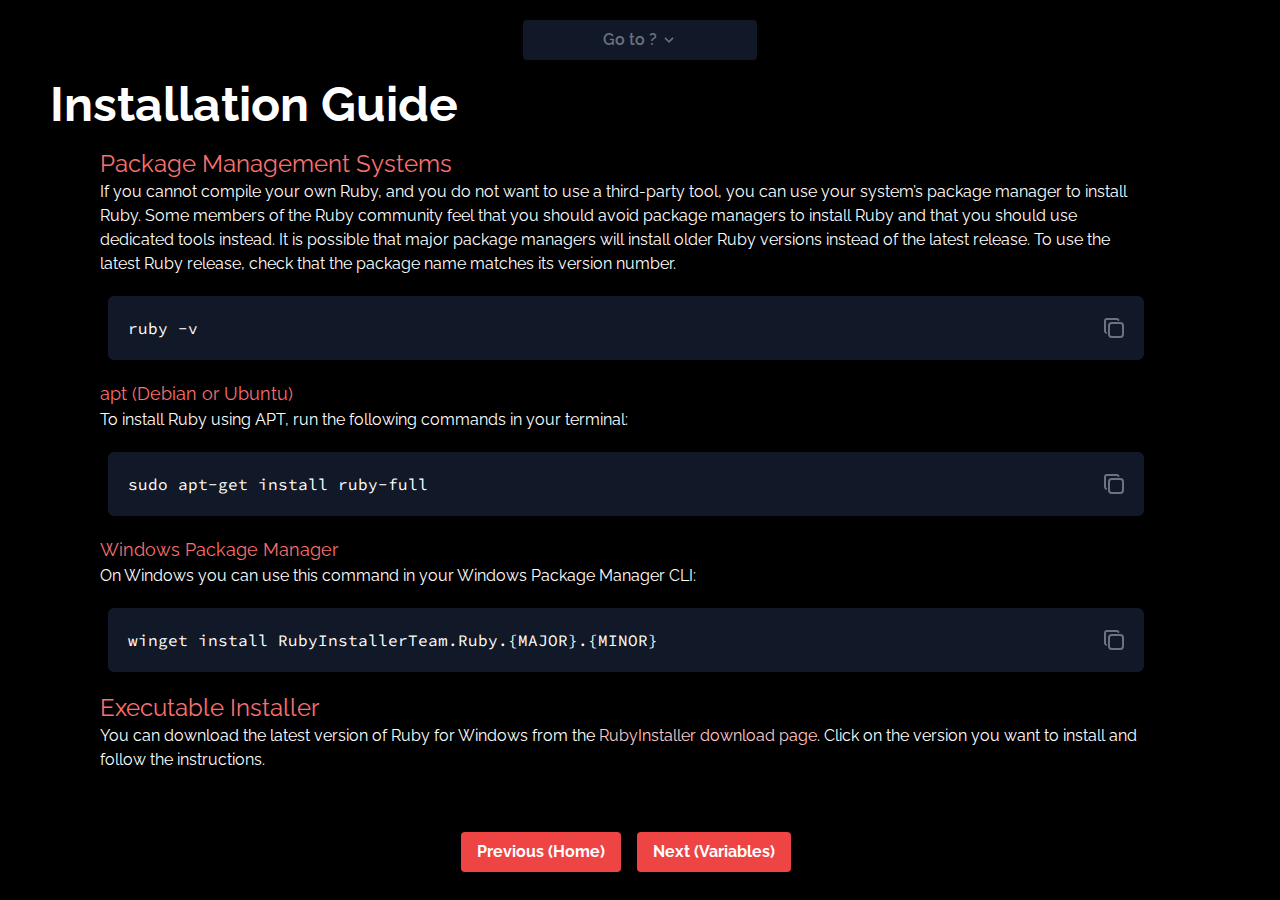
<file: installation.html>
<html lang="en">
<head>
    <meta charset="UTF-8">
    <meta name="viewport" content="width=device-width, initial-scale=1.0">
    <title>Ruby - Installation</title>
    <link rel="stylesheet" href="main.css">
    <script src="script.js"></script>
</head>
<body class="bg-black text-white">
    <div class="p-5 text-center">
        <div class="dropdown inline-block relative">
          <button class="bg-gray-900 text-gray-500 font-semibold py-2 px-[80px] hover:text-red-300 hover:bg-gray-800 transition-all rounded inline-flex items-center">
            <span class="mr-1">Go to ?</span>
            <svg class="fill-current h-4 w-4" xmlns="http://www.w3.org/2000/svg" viewBox="0 0 20 20"><path d="M9.293 12.95l.707.707L15.657 8l-1.414-1.414L10 10.828 5.757 6.586 4.343 8z"/> </svg>
          </button>
          <ul class="dropdown-menu absolute hidden text-gray-700 pt-1">
            <li class=""><a class="rounded-t text-white bg-gray-800 hover:text-red-300 transition-all py-2 px-[74px] block whitespace-no-wrap" href="index.html">Home</a></li>
            <li class=""><a class="text-white bg-gray-800 hover:text-red-300 transition-all py-2 px-[74px] block whitespace-no-wrap" href="installation.html">Installation</a></li>
            <li class=""><a class="text-white bg-gray-800 hover:text-red-300 transition-all py-2 px-[74px] block whitespace-no-wrap" href="variables.html">Variables</a></li>
            <li class=""><a class="text-white bg-gray-800 hover:text-red-300 transition-all py-2 px-[74px] block whitespace-no-wrap" href="collections.html">Collections</a></li>
            <li class=""><a class="text-white bg-gray-800 hover:text-red-300 transition-all py-2 px-[74px] block whitespace-no-wrap" href="conditional.html">Conditional</a></li>
            <li class=""><a class="text-white bg-gray-800 hover:text-red-300 transition-all py-2 px-[74px] block whitespace-no-wrap" href="loops.html">Loops</a></li>
            <li class=""><a class="rounded-b text-white bg-gray-800 hover:text-red-300 transition-all py-2 px-[74px] block whitespace-no-wrap" href="references.html">References</a></li>
          </ul>
        </div>
    </div>
    <div id="all">       
        <h1 class='font-bold text-5xl pl-[50px]'>Installation Guide</h1>
        <div class='pl-[100px] pt-[20px] w-[90%]'>                
            <h2 class='text-2xl text-red-400'>Package Management Systems</h2>
            <p class='pb-2'>If you cannot compile your own Ruby, and you do not want to use a third-party tool, you can use your system’s package manager to install Ruby.

            Some members of the Ruby community feel that you should avoid package managers to install Ruby and that you should use dedicated tools instead.

            It is possible that major package managers will install older Ruby versions instead of the latest release. To use the latest Ruby release, check that the package name matches its version number.</p>
            <div id="code" class="ml-2 mr-2 mt-3 mb-5 p-5 rounded-md bg-gray-900">
                <svg onclick="copyToClipboard(`ruby -v`);" xmlns="http://www.w3.org/2000/svg" class="absolute right-[12%] stroke-gray-500 hover:stroke-white active:stroke-red-400 active:scale-110 transition-all" width="24" height="24" viewBox="0 0 24 24" stroke-width="2" stroke="currentColor" fill="none" stroke-linecap="round" stroke-linejoin="round"><path stroke="none" d="M0 0h24v24H0z" fill="none"/><path d="M7 7m0 2.667a2.667 2.667 0 0 1 2.667 -2.667h8.666a2.667 2.667 0 0 1 2.667 2.667v8.666a2.667 2.667 0 0 1 -2.667 2.667h-8.666a2.667 2.667 0 0 1 -2.667 -2.667z" /><path d="M4.012 16.737a2.005 2.005 0 0 1 -1.012 -1.737v-10c0 -1.1 .9 -2 2 -2h10c.75 0 1.158 .385 1.5 1" /></svg>
                ruby -v
            </div>
            <h2 class='text-lg text-red-400'>apt (Debian or Ubuntu)</h2>
            <p class='pb-2'>To install Ruby using APT, run the following commands in your terminal:</p>
            <div id="code" class="ml-2 mr-2 mt-3 mb-5 p-5 rounded-md bg-gray-900">
                <svg onclick="copyToClipboard(`sudo apt-get install ruby-full`);" xmlns="http://www.w3.org/2000/svg" class="absolute right-[12%] stroke-gray-500 hover:stroke-white active:stroke-red-400 active:scale-110 transition-all" width="24" height="24" viewBox="0 0 24 24" stroke-width="2" stroke="currentColor" fill="none" stroke-linecap="round" stroke-linejoin="round"><path stroke="none" d="M0 0h24v24H0z" fill="none"/><path d="M7 7m0 2.667a2.667 2.667 0 0 1 2.667 -2.667h8.666a2.667 2.667 0 0 1 2.667 2.667v8.666a2.667 2.667 0 0 1 -2.667 2.667h-8.666a2.667 2.667 0 0 1 -2.667 -2.667z" /><path d="M4.012 16.737a2.005 2.005 0 0 1 -1.012 -1.737v-10c0 -1.1 .9 -2 2 -2h10c.75 0 1.158 .385 1.5 1" /></svg>
                sudo apt-get install ruby-full
            </div>
            
            <h2 class='text-lg text-red-400'>Windows Package Manager</h2>
            <p class='pb-2'>On Windows you can use this command in your Windows Package Manager CLI:</p>
            <div id="code" class="ml-2 mr-2 mt-3 mb-5 p-5 rounded-md bg-gray-900">
                <svg onclick="copyToClipboard(`winget install RubyInstallerTeam.Ruby.{MAJOR}.{MINOR}`);" xmlns="http://www.w3.org/2000/svg" class="absolute right-[12%] stroke-gray-500 hover:stroke-white active:stroke-red-400 active:scale-110 transition-all" width="24" height="24" viewBox="0 0 24 24" stroke-width="2" stroke="currentColor" fill="none" stroke-linecap="round" stroke-linejoin="round"><path stroke="none" d="M0 0h24v24H0z" fill="none"/><path d="M7 7m0 2.667a2.667 2.667 0 0 1 2.667 -2.667h8.666a2.667 2.667 0 0 1 2.667 2.667v8.666a2.667 2.667 0 0 1 -2.667 2.667h-8.666a2.667 2.667 0 0 1 -2.667 -2.667z" /><path d="M4.012 16.737a2.005 2.005 0 0 1 -1.012 -1.737v-10c0 -1.1 .9 -2 2 -2h10c.75 0 1.158 .385 1.5 1" /></svg>
                winget install RubyInstallerTeam.Ruby.{MAJOR}.{MINOR}
            </div> 

            <h2 class='text-2xl text-red-400'>Executable Installer</h2>
            <p class='pb-5'>You can download the latest version of Ruby for Windows from the <a target="_blank" href='https://rubyinstaller.org/downloads/' class='text-red-200 hover:text-red-400 hover:transition-all'>RubyInstaller download page</a>. Click on the version you want to install and follow the instructions.</p>
            <div class="pt-10 pb-5 justify-center flex">
                <a href="index.html" class="bg-red-500 hover:bg-red-700 text-white font-bold py-2 px-4 rounded">Previous (Home)</a>
                <a href="variables.html" class="ml-4 bg-red-500 hover:bg-red-700 text-white font-bold py-2 px-4 rounded">Next (Variables)</a>
            </div>
        </div>
    </div>
</body>
<style>
    @font-face {
      font-family: 'Raleway';
      src: url('Raleway-VariableFont_wght.ttf') format('truetype');
    }
    @font-face {
        font-family: 'Source Code Pro';
        src: url('SourceCodePro-VariableFont_wght.ttf') format('truetype');
    }
    body{
        font-family: 'Raleway', sans-serif;
    }
    #code{
        font-family: 'Source Code Pro', monospace;
    }
    
    @keyframes fadeIn {
        0% {opacity: 0;}
        100% {opacity: 1;}
    }
    @keyframes dropdownfadeIn {
        0% {opacity: 0; transform: translateY(20px);}
        100% {opacity: 1;}   
    }
    #all{
        animation: fadeIn;
        animation-duration: 700ms;
        animation-timing-function: ease-in-out;
    }
    .dropdown:hover .dropdown-menu {
        display: block;
        animation: dropdownfadeIn 350ms;
    }
    .dropdown{
        animation: dropdownfadeIn 500ms;
    }
</style>
</html>
</file>
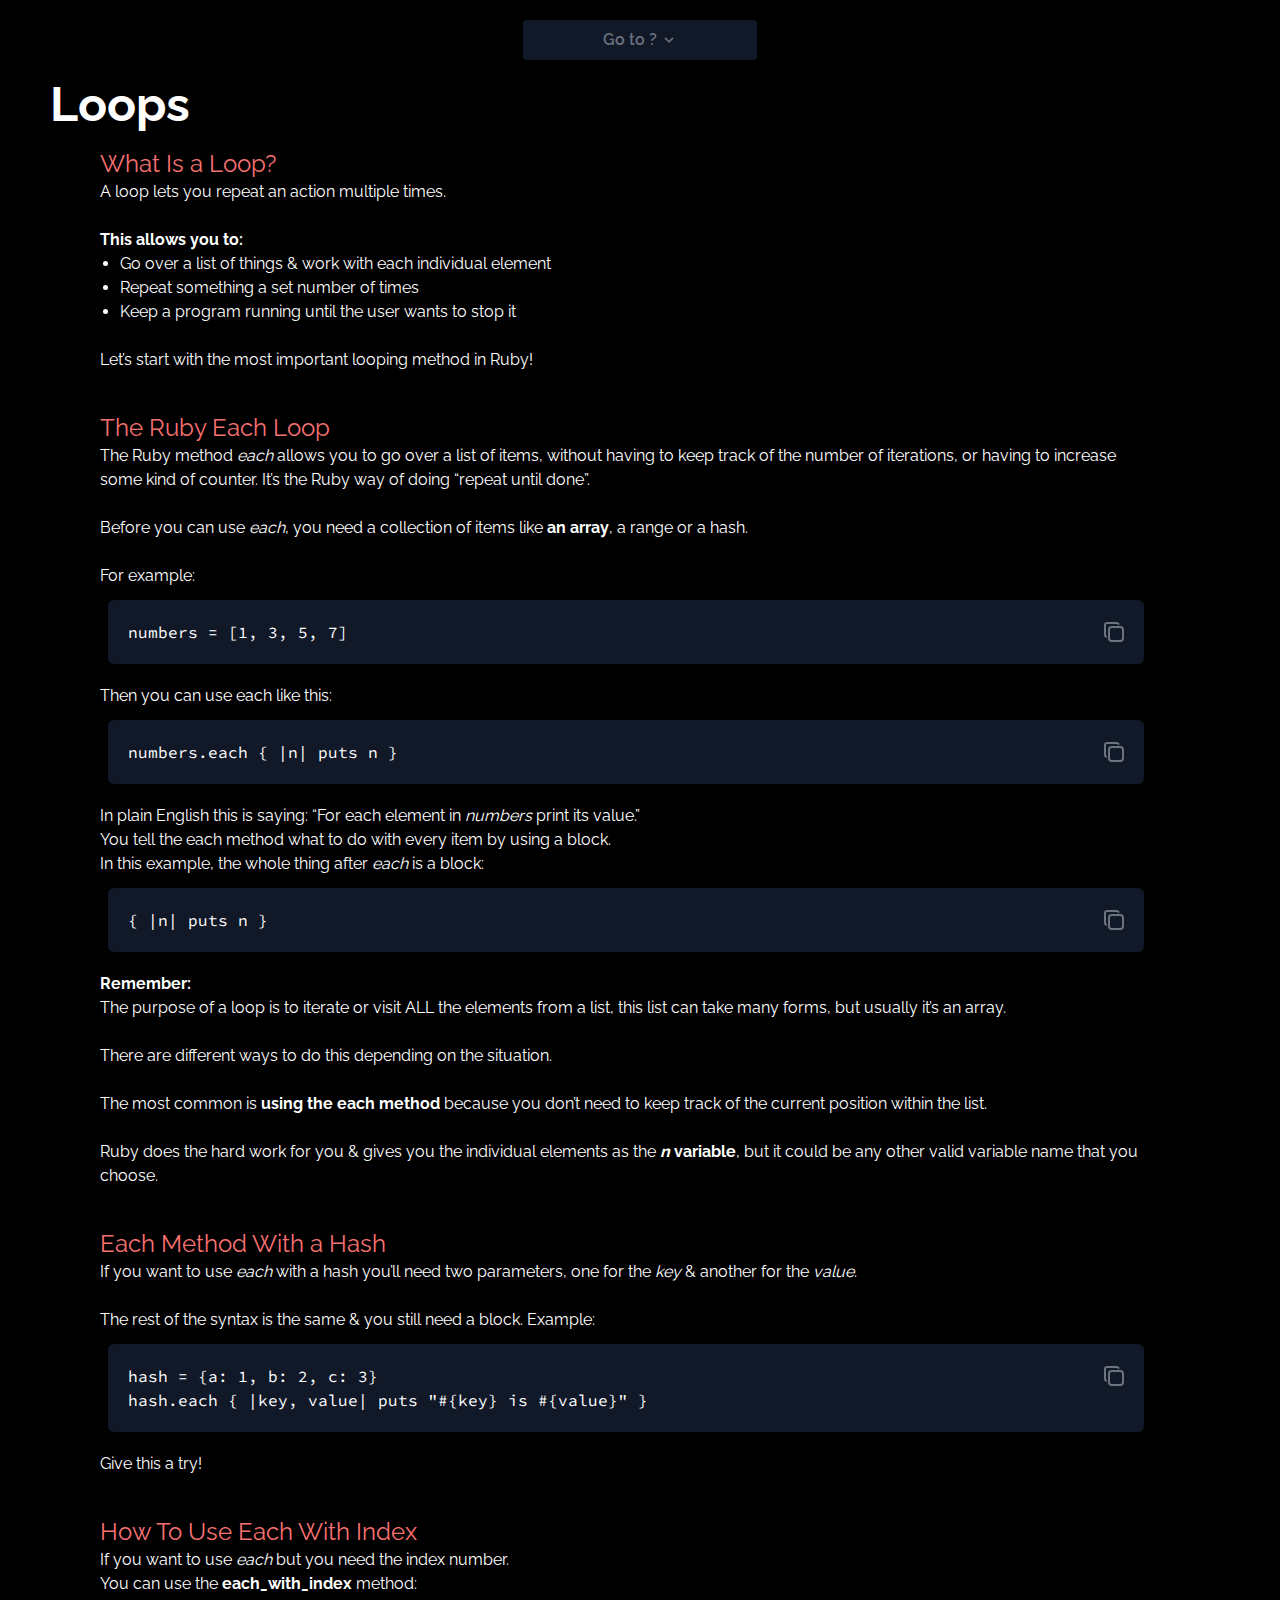
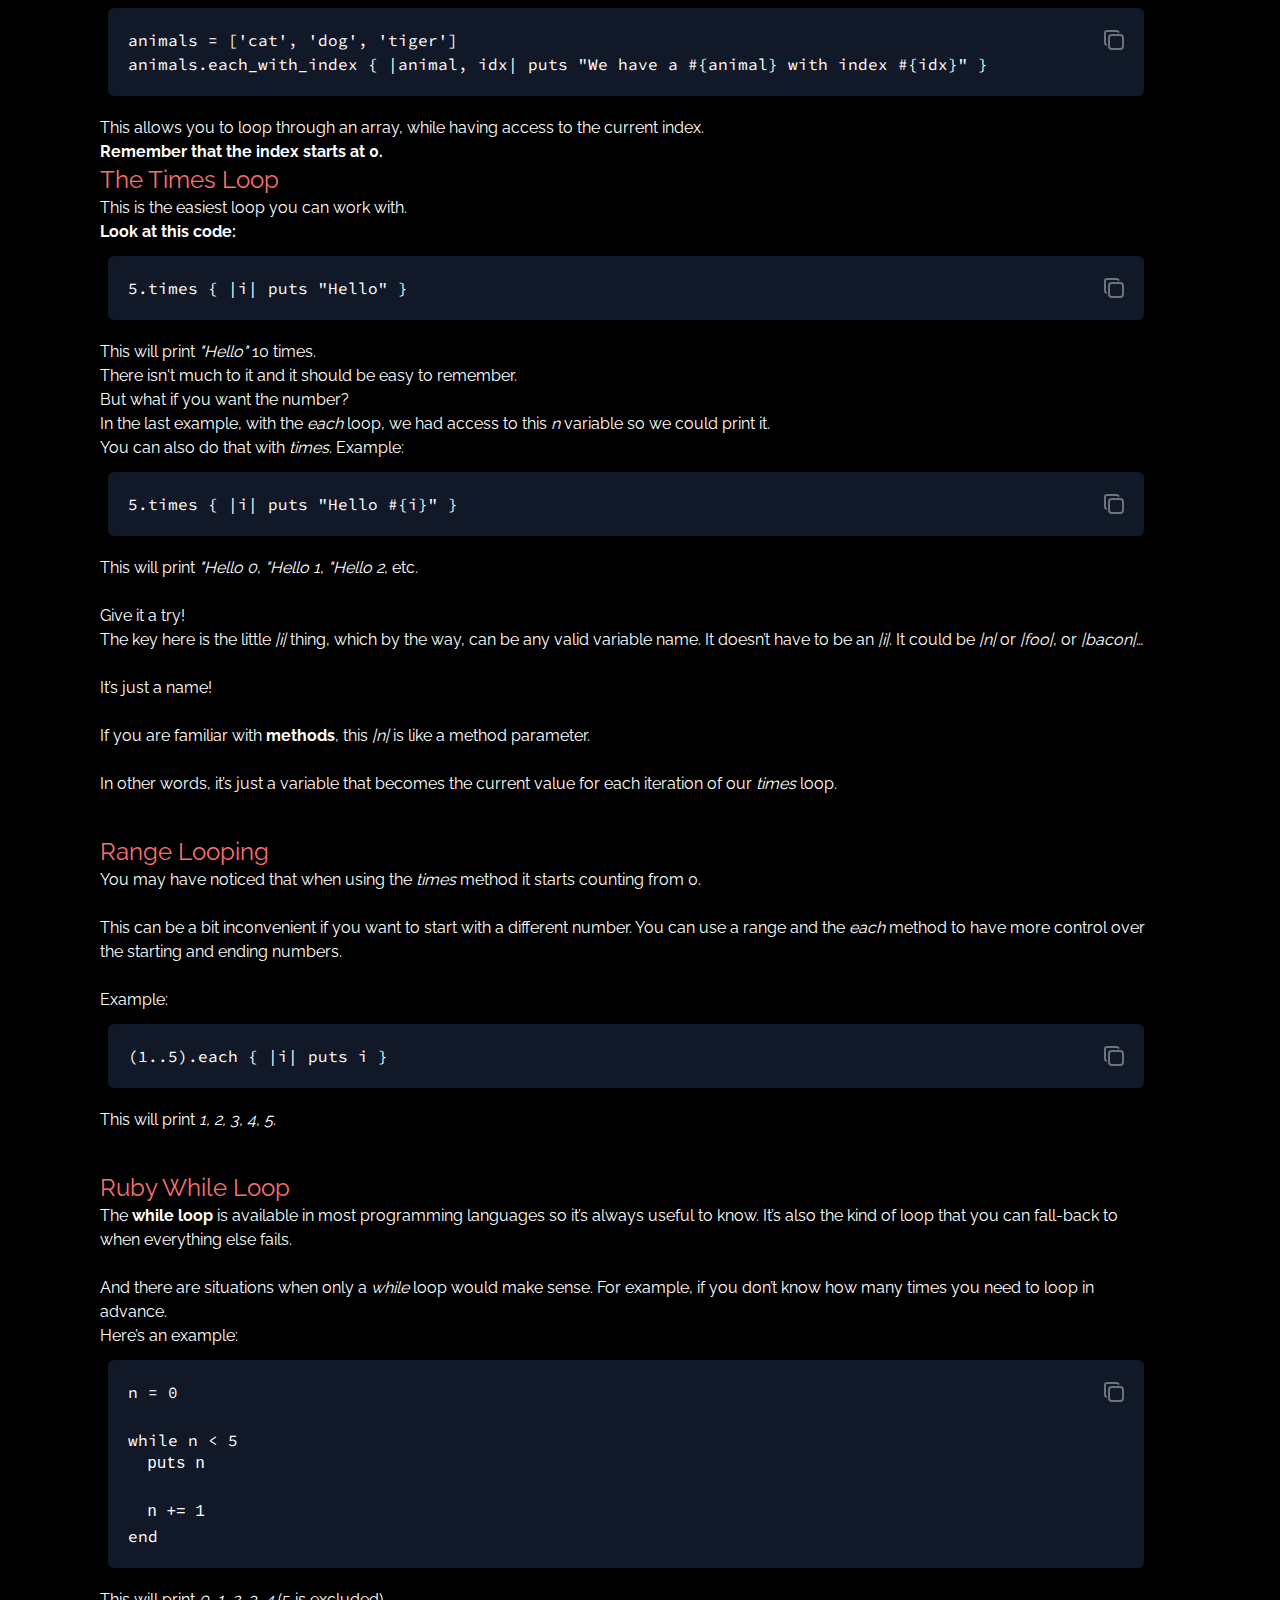
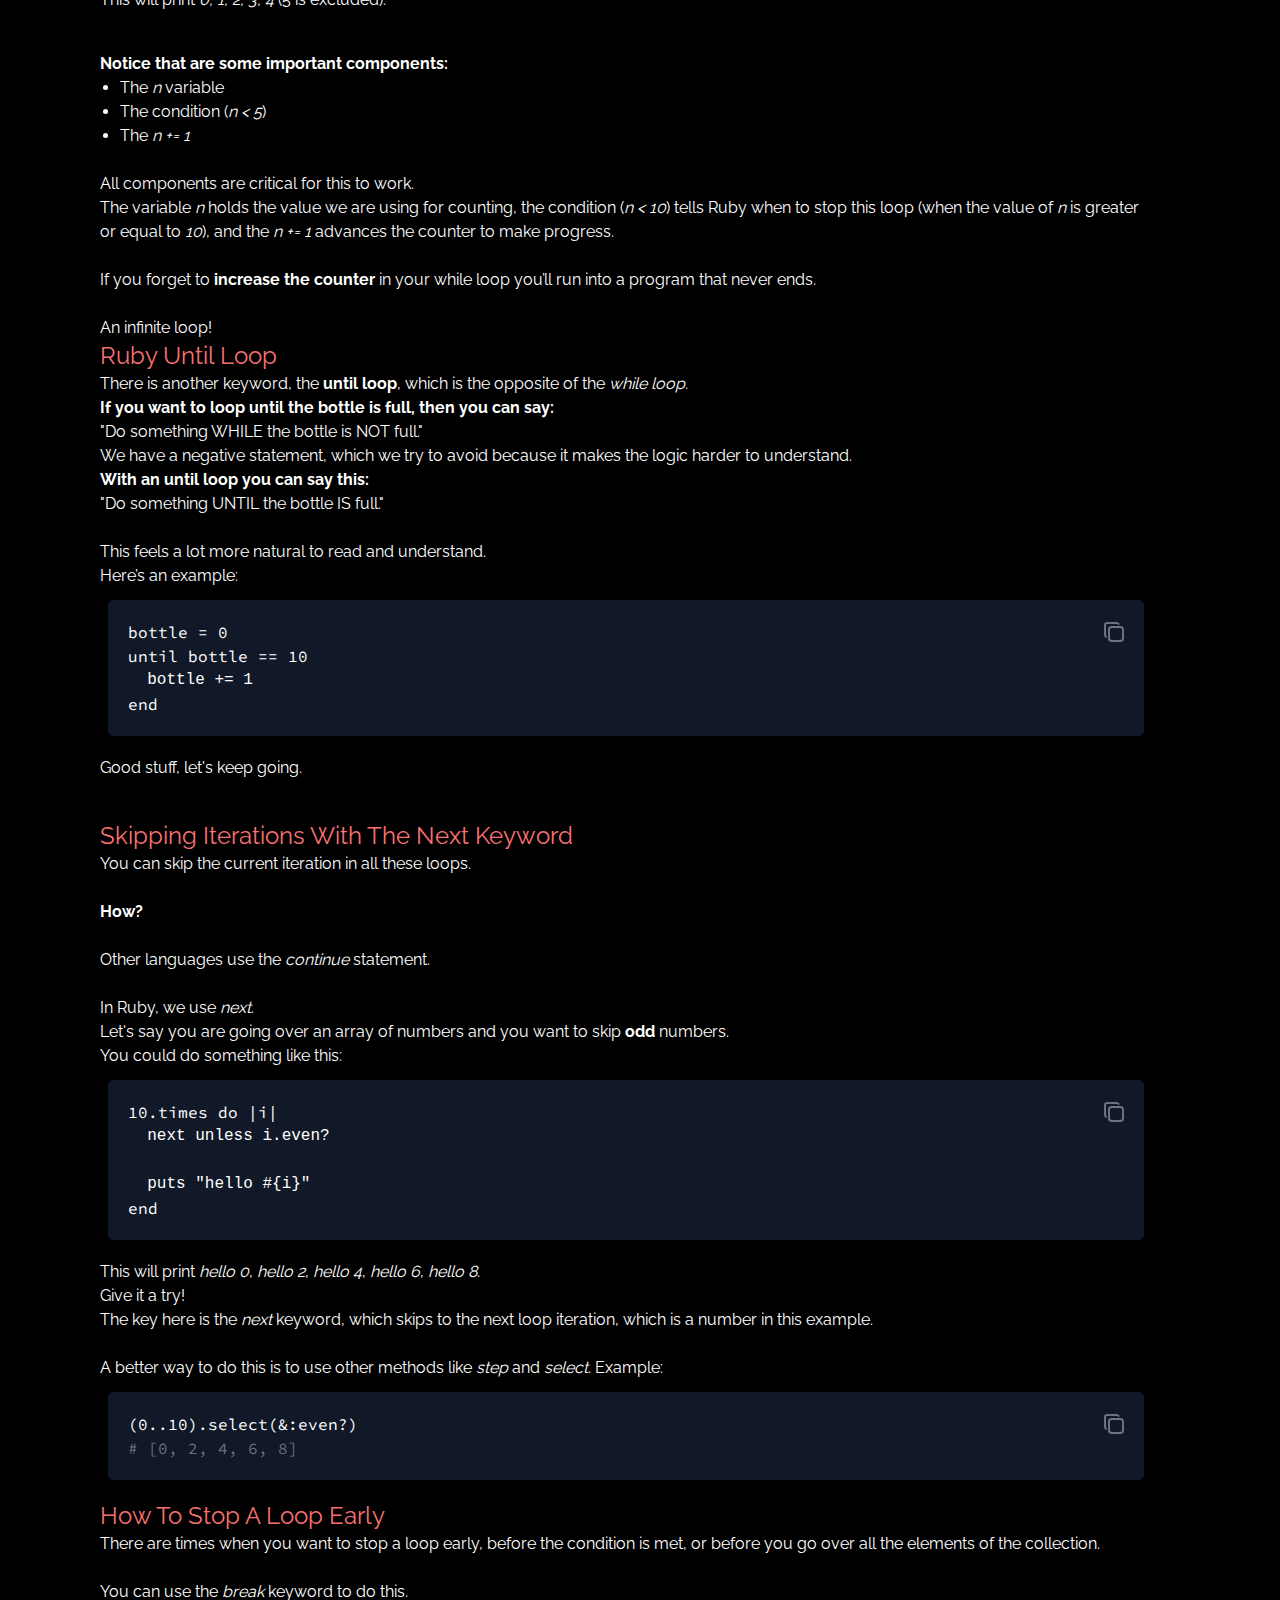
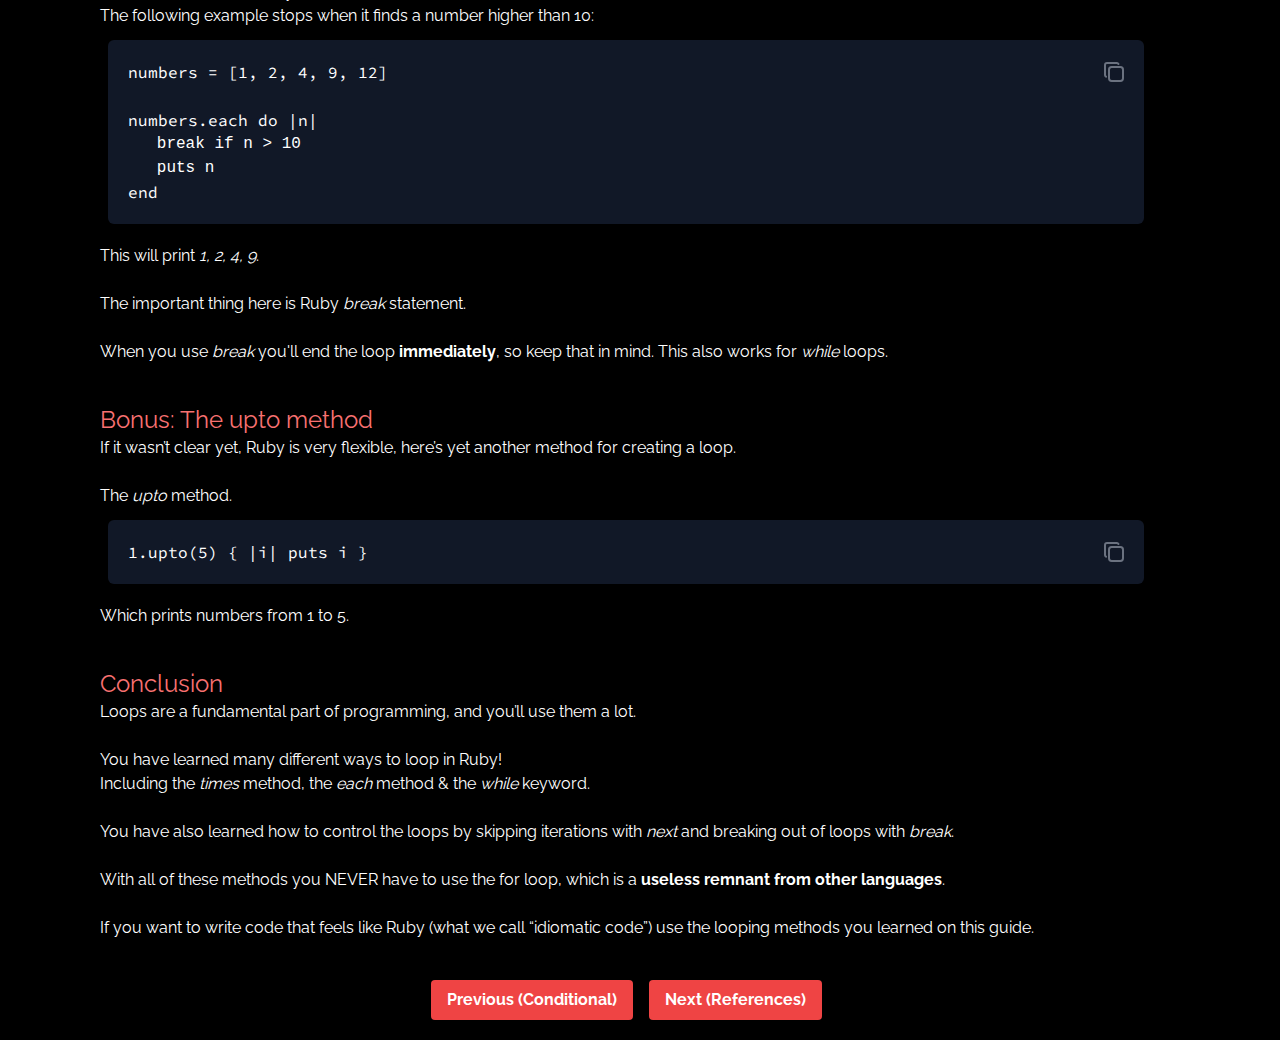
<file: loops.html>
<html lang="en">
<head>
    <meta charset="UTF-8">
    <meta name="viewport" content="width=device-width, initial-scale=1.0">
    <title>Ruby - Loops</title>
    <link rel="stylesheet" href="main.css">
    <script src="script.js"></script>
</head>
<body class="bg-black text-white">
    <div class="p-5 text-center">
        <div class="dropdown inline-block relative">
          <button class="bg-gray-900 text-gray-500 font-semibold py-2 px-[80px] hover:text-red-300 hover:bg-gray-800 transition-all rounded inline-flex items-center">
            <span class="mr-1">Go to ?</span>
            <svg class="fill-current h-4 w-4" xmlns="http://www.w3.org/2000/svg" viewBox="0 0 20 20"><path d="M9.293 12.95l.707.707L15.657 8l-1.414-1.414L10 10.828 5.757 6.586 4.343 8z"/> </svg>
          </button>
          <ul class="dropdown-menu absolute hidden text-gray-700 pt-1">
            <li class=""><a class="rounded-t text-white bg-gray-800 hover:text-red-300 transition-all py-2 px-[74px] block whitespace-no-wrap" href="index.html">Home</a></li>
            <li class=""><a class="text-white bg-gray-800 hover:text-red-300 transition-all py-2 px-[74px] block whitespace-no-wrap" href="installation.html">Installation</a></li>
            <li class=""><a class="text-white bg-gray-800 hover:text-red-300 transition-all py-2 px-[74px] block whitespace-no-wrap" href="variables.html">Variables</a></li>
            <li class=""><a class="text-white bg-gray-800 hover:text-red-300 transition-all py-2 px-[74px] block whitespace-no-wrap" href="collections.html">Collections</a></li>
            <li class=""><a class="text-white bg-gray-800 hover:text-red-300 transition-all py-2 px-[74px] block whitespace-no-wrap" href="conditional.html">Conditional</a></li>
            <li class=""><a class="text-white bg-gray-800 hover:text-red-300 transition-all py-2 px-[74px] block whitespace-no-wrap" href="loops.html">Loops</a></li>
            <li class=""><a class="rounded-b text-white bg-gray-800 hover:text-red-300 transition-all py-2 px-[74px] block whitespace-no-wrap" href="references.html">References</a></li>
          </ul>
        </div>
    </div>
    <div id="all">       
        <h1 class='font-bold text-5xl pl-[50px]'>Loops</h1>
        <div class='pl-[100px] pt-[20px] w-[90%]'>                
            <h2 class='text-2xl text-red-400'>What Is a Loop?</h2>
            <p class="">A loop lets you repeat an action multiple times.

            <br/><br/><strong>This allows you to:</strong></p>
            
            <ul class="pl-5">
                <li class="list-disc">Go over a list of things & work with each individual element</li>
                <li class="list-disc">Repeat something a set number of times</li>
                <li class="list-disc">Keep a program running until the user wants to stop it</li>
            </ul>
            <p class="mb-10"><br/>Let’s start with the most important looping method in Ruby!</p>
            <h2 class='text-2xl text-red-400'>The Ruby Each Loop</h2>
            <p>The Ruby method <i>each</i> allows you to go over a list of items, without having to keep track of the number of iterations, or having to increase some kind of counter. It’s the Ruby way of doing “repeat until done”.
                
                <br/><br/>Before you can use <i>each</i>, you need a collection of items like <strong>an array</strong>, a range or a hash.
                
                <br/><br/>For example:</p>
            <div id="code" class="ml-2 mr-2 mt-3 mb-5 p-5 rounded-md bg-gray-900">
                <svg onclick="copyToClipboard(`numbers = [1, 3, 5, 7]`);" xmlns="http://www.w3.org/2000/svg" class="absolute right-[12%] stroke-gray-500 hover:stroke-white active:stroke-red-400 active:scale-110 transition-all" width="24" height="24" viewBox="0 0 24 24" stroke-width="2" stroke="currentColor" fill="none" stroke-linecap="round" stroke-linejoin="round"><path stroke="none" d="M0 0h24v24H0z" fill="none"/><path d="M7 7m0 2.667a2.667 2.667 0 0 1 2.667 -2.667h8.666a2.667 2.667 0 0 1 2.667 2.667v8.666a2.667 2.667 0 0 1 -2.667 2.667h-8.666a2.667 2.667 0 0 1 -2.667 -2.667z" /><path d="M4.012 16.737a2.005 2.005 0 0 1 -1.012 -1.737v-10c0 -1.1 .9 -2 2 -2h10c.75 0 1.158 .385 1.5 1" /></svg>
                numbers = [1, 3, 5, 7]
            </div>
            <p>Then you can use each like this:</p>
            <div id="code" class="ml-2 mr-2 mt-3 mb-5 p-5 rounded-md bg-gray-900">
                <svg onclick="copyToClipboard(`numbers.each { |n| puts n }`);" xmlns="http://www.w3.org/2000/svg" class="absolute right-[12%] stroke-gray-500 hover:stroke-white active:stroke-red-400 active:scale-110 transition-all" width="24" height="24" viewBox="0 0 24 24" stroke-width="2" stroke="currentColor" fill="none" stroke-linecap="round" stroke-linejoin="round"><path stroke="none" d="M0 0h24v24H0z" fill="none"/><path d="M7 7m0 2.667a2.667 2.667 0 0 1 2.667 -2.667h8.666a2.667 2.667 0 0 1 2.667 2.667v8.666a2.667 2.667 0 0 1 -2.667 2.667h-8.666a2.667 2.667 0 0 1 -2.667 -2.667z" /><path d="M4.012 16.737a2.005 2.005 0 0 1 -1.012 -1.737v-10c0 -1.1 .9 -2 2 -2h10c.75 0 1.158 .385 1.5 1" /></svg>
                numbers.each { |n| puts n }
            </div>
            <p>In plain English this is saying: “For each element in <i>numbers</i> print its value.”
                
                <br/>You tell the each method what to do with every item by using a block.
                
                <br/>In this example, the whole thing after <i>each</i> is a block:</p>
            <div id="code" class="ml-2 mr-2 mt-3 mb-5 p-5 rounded-md bg-gray-900">
                <svg onclick="copyToClipboard(`{ |n| puts n }`);" xmlns="http://www.w3.org/2000/svg" class="absolute right-[12%] stroke-gray-500 hover:stroke-white active:stroke-red-400 active:scale-110 transition-all" width="24" height="24" viewBox="0 0 24 24" stroke-width="2" stroke="currentColor" fill="none" stroke-linecap="round" stroke-linejoin="round"><path stroke="none" d="M0 0h24v24H0z" fill="none"/><path d="M7 7m0 2.667a2.667 2.667 0 0 1 2.667 -2.667h8.666a2.667 2.667 0 0 1 2.667 2.667v8.666a2.667 2.667 0 0 1 -2.667 2.667h-8.666a2.667 2.667 0 0 1 -2.667 -2.667z" /><path d="M4.012 16.737a2.005 2.005 0 0 1 -1.012 -1.737v-10c0 -1.1 .9 -2 2 -2h10c.75 0 1.158 .385 1.5 1" /></svg>
                { |n| puts n }
            </div>
            <p><strong>Remember:</strong></p>
            <p class="mb-10">The purpose of a loop is to iterate or visit ALL the elements from a list, this list can take many forms, but usually it’s an array.

                <br/><br/>There are different ways to do this depending on the situation.
                
                <br/><br/>The most common is <strong>using the each method</strong> because you don’t need to keep track of the current position within the list.
                
                <br/><br/>Ruby does the hard work for you & gives you the individual elements as the <strong><i>n</i> variable</strong>, but it could be any other valid variable name that you choose.</p>
            <h2 class='text-2xl text-red-400'>Each Method With a Hash</h2>
            <p>If you want to use <i>each</i> with a hash you’ll need two parameters, one for the <i>key</i> & another for the <i>value</i>.

            <br/><br/>The rest of the syntax is the same & you still need a block. Example:</p>
            <div id="code" class="ml-2 mr-2 mt-3 mb-5 p-5 rounded-md bg-gray-900">
                <svg onclick="copyToClipboard(`hash = {a: 1, b: 2, c: 3}
hash.each{ |key, value| puts '#{key} is #{value}' }`);" xmlns="http://www.w3.org/2000/svg" class="absolute right-[12%] stroke-gray-500 hover:stroke-white active:stroke-red-400 active:scale-110 transition-all" width="24" height="24" viewBox="0 0 24 24" stroke-width="2" stroke="currentColor" fill="none" stroke-linecap="round" stroke-linejoin="round"><path stroke="none" d="M0 0h24v24H0z" fill="none"/><path d="M7 7m0 2.667a2.667 2.667 0 0 1 2.667 -2.667h8.666a2.667 2.667 0 0 1 2.667 2.667v8.666a2.667 2.667 0 0 1 -2.667 2.667h-8.666a2.667 2.667 0 0 1 -2.667 -2.667z" /><path d="M4.012 16.737a2.005 2.005 0 0 1 -1.012 -1.737v-10c0 -1.1 .9 -2 2 -2h10c.75 0 1.158 .385 1.5 1" /></svg>
                hash = {a: 1, b: 2, c: 3}
                <br/>hash.each { |key, value| puts "#{key} is #{value}" }
            </div>
            <p class="mb-10">Give this a try!</p>
            <h2 class='text-2xl text-red-400'>How To Use Each With Index</h2>
            <p>If you want to use <i>each</i> but you need the index number.

                <br/>You can use the <strong>each_with_index</strong> method:</p>
            <div id="code" class="ml-2 mr-2 mt-3 mb-5 p-5 rounded-md bg-gray-900">
                <svg onclick="copyToClipboard(`animals = ['cat', 'dog', 'tiger']
animals.each_with_index { |animal, idx| puts 'We have a #{animal} with index #{idx}' }`);" xmlns="http://www.w3.org/2000/svg" class="absolute right-[12%] stroke-gray-500 hover:stroke-white active:stroke-red-400 active:scale-110 transition-all" width="24" height="24" viewBox="0 0 24 24" stroke-width="2" stroke="currentColor" fill="none" stroke-linecap="round" stroke-linejoin="round"><path stroke="none" d="M0 0h24v24H0z" fill="none"/><path d="M7 7m0 2.667a2.667 2.667 0 0 1 2.667 -2.667h8.666a2.667 2.667 0 0 1 2.667 2.667v8.666a2.667 2.667 0 0 1 -2.667 2.667h-8.666a2.667 2.667 0 0 1 -2.667 -2.667z" /><path d="M4.012 16.737a2.005 2.005 0 0 1 -1.012 -1.737v-10c0 -1.1 .9 -2 2 -2h10c.75 0 1.158 .385 1.5 1" /></svg>
                animals = ['cat', 'dog', 'tiger']
                <br/>animals.each_with_index { |animal, idx| puts "We have a #{animal} with index #{idx}" }
            </div>
            <p>This allows you to loop through an array, while having access to the current index.

            <br/><strong>Remember that the index starts at 0.</strong></p>
            <h2 class='text-2xl text-red-400'>The Times Loop</h2>
            <p>This is the easiest loop you can work with.</p>
            <p><strong>Look at this code:</strong></p>
            <div id="code" class="ml-2 mr-2 mt-3 mb-5 p-5 rounded-md bg-gray-900">
                <svg onclick="copyToClipboard(`5.times { |i| puts 'Hello' }`);" xmlns="http://www.w3.org/2000/svg" class="absolute right-[12%] stroke-gray-500 hover:stroke-white active:stroke-red-400 active:scale-110 transition-all" width="24" height="24" viewBox="0 0 24 24" stroke-width="2" stroke="currentColor" fill="none" stroke-linecap="round" stroke-linejoin="round"><path stroke="none" d="M0 0h24v24H0z" fill="none"/><path d="M7 7m0 2.667a2.667 2.667 0 0 1 2.667 -2.667h8.666a2.667 2.667 0 0 1 2.667 2.667v8.666a2.667 2.667 0 0 1 -2.667 2.667h-8.666a2.667 2.667 0 0 1 -2.667 -2.667z" /><path d="M4.012 16.737a2.005 2.005 0 0 1 -1.012 -1.737v-10c0 -1.1 .9 -2 2 -2h10c.75 0 1.158 .385 1.5 1" /></svg>
                5.times { |i| puts "Hello" }
            </div>
            <p>This will print <i>"Hello"</i> 10 times.</p>
            <p>There isn't much to it and it should be easy to remember.</p>
            <p>But what if you want the number?</p>
            <p>In the last example, with the <i>each</i> loop, we had access to this <i>n</i> variable so we could print it.</p>
            <p>You can also do that with <i>times</i>. Example:</p>
            <div id="code" class="ml-2 mr-2 mt-3 mb-5 p-5 rounded-md bg-gray-900">
                <svg onclick="copyToClipboard(`5.times { |i| puts 'Hello #{i}' }`);" xmlns="http://www.w3.org/2000/svg" class="absolute right-[12%] stroke-gray-500 hover:stroke-white active:stroke-red-400 active:scale-110 transition-all" width="24" height="24" viewBox="0 0 24 24" stroke-width="2" stroke="currentColor" fill="none" stroke-linecap="round" stroke-linejoin="round"><path stroke="none" d="M0 0h24v24H0z" fill="none"/><path d="M7 7m0 2.667a2.667 2.667 0 0 1 2.667 -2.667h8.666a2.667 2.667 0 0 1 2.667 2.667v8.666a2.667 2.667 0 0 1 -2.667 2.667h-8.666a2.667 2.667 0 0 1 -2.667 -2.667z" /><path d="M4.012 16.737a2.005 2.005 0 0 1 -1.012 -1.737v-10c0 -1.1 .9 -2 2 -2h10c.75 0 1.158 .385 1.5 1" /></svg>
                5.times { |i| puts "Hello #{i}" }
            </div>
            <p>This will print <i>"Hello 0</i>, <i>"Hello 1</i>, <i>"Hello 2</i>, etc.</p>
            <p><br/>Give it a try!</p>
            <p class="mb-10">The key here is the little <i>|i|</i> thing, which by the way, can be any valid variable name. It doesn’t have to be an <i>|i|</i>. It could be <i>|n|</i> or <i>|foo|</i>, or <i>|bacon|</i>…

                <br/><br/>It’s just a name!
                
                <br/><br/>If you are familiar with <strong>methods</strong>, this <i>|n|</i> is like a method parameter.
                
                <br/><br/>In other words, it’s just a variable that becomes the current value for each iteration of our <i>times</i> loop.</p>
            <h2 class="text-2xl text-red-400">Range Looping</h2>
            <p>You may have noticed that when using the <i>times</i> method it starts counting from 0.

                <br/><br/>This can be a bit inconvenient if you want to start with a different number.
                
                You can use a range and the <i>each</i> method to have more control over the starting and ending numbers.
                
                <br/><br/>Example:</p>
            <div id="code" class="ml-2 mr-2 mt-3 mb-5 p-5 rounded-md bg-gray-900">
                <svg onclick="copyToClipboard(`(1..5).each { |i| puts i }`);" xmlns="http://www.w3.org/2000/svg" class="absolute right-[12%] stroke-gray-500 hover:stroke-white active:stroke-red-400 active:scale-110 transition-all" width="24" height="24" viewBox="0 0 24 24" stroke-width="2" stroke="currentColor" fill="none" stroke-linecap="round" stroke-linejoin="round"><path stroke="none" d="M0 0h24v24H0z" fill="none"/><path d="M7 7m0 2.667a2.667 2.667 0 0 1 2.667 -2.667h8.666a2.667 2.667 0 0 1 2.667 2.667v8.666a2.667 2.667 0 0 1 -2.667 2.667h-8.666a2.667 2.667 0 0 1 -2.667 -2.667z" /><path d="M4.012 16.737a2.005 2.005 0 0 1 -1.012 -1.737v-10c0 -1.1 .9 -2 2 -2h10c.75 0 1.158 .385 1.5 1" /></svg>
                (1..5).each { |i| puts i }
            </div>
            <p class="mb-10">This will print <i>1, 2, 3, 4, 5</i>.</p>
            <h2 class="text-2xl text-red-400">Ruby While Loop</h2>
            <p>The <strong>while loop</strong> is available in most programming languages so it’s always useful to know. It’s also the kind of loop that you can fall-back to when everything else fails.

            <br/><br/>And there are situations when only a <i>while</i> loop would make sense. For example, if you don’t know how many times you need to loop in advance.</p>
            <p>Here’s an example:</p>
            <div id="code" class="ml-2 mr-2 mt-3 mb-5 p-5 rounded-md bg-gray-900">
                <svg onclick="copyToClipboard(`n = 0

while n < 5
    puts n
    n += 1
end`);" xmlns="http://www.w3.org/2000/svg" class="absolute right-[12%] stroke-gray-500 hover:stroke-white active:stroke-red-400 active:scale-110 transition-all" width="24" height="24" viewBox="0 0 24 24" stroke-width="2" stroke="currentColor" fill="none" stroke-linecap="round" stroke-linejoin="round"><path stroke="none" d="M0 0h24v24H0z" fill="none"/><path d="M7 7m0 2.667a2.667 2.667 0 0 1 2.667 -2.667h8.666a2.667 2.667 0 0 1 2.667 2.667v8.666a2.667 2.667 0 0 1 -2.667 2.667h-8.666a2.667 2.667 0 0 1 -2.667 -2.667z" /><path d="M4.012 16.737a2.005 2.005 0 0 1 -1.012 -1.737v-10c0 -1.1 .9 -2 2 -2h10c.75 0 1.158 .385 1.5 1" /></svg>
                n = 0

                <br/><br/>while n < 5
                <br/><pre>  puts n</pre>
                <br/><pre>  n += 1</pre>
                end
            </div>
            <p class="mb-10">This will print <i>0, 1, 2, 3, 4</i> (5 is excluded).</p>
            <p><strong>Notice that are some important components:</strong></p>
            <ul class="pl-5">
                <li class="list-disc">The <i>n</i> variable</li>
                <li class="list-disc">The condition (<i>n < 5</i>)</li>
                <li class="list-disc">The <i>n += 1</i></li>
            </ul>
            <p><br/>All components are critical for this to work.</p>
            <p>The variable <i>n</i> holds the value we are using for counting, the condition (<i>n < 10</i>) tells Ruby when to stop this loop (when the value of <i>n</i> is greater or equal to <i>10</i>), and the <i>n += 1</i> advances the counter to make progress.

                <br/><br/>If you forget to <strong>increase the counter</strong> in your while loop you’ll run into a program that never ends.
                
                <br/><br/>An infinite loop!</p>
            <h2 class="text-2xl text-red-400">Ruby Until Loop</h2>
            <p>There is another keyword, the <strong>until loop</strong>, which is the opposite of the <i>while loop</i>.</p>
            <p><strong>If you want to loop until the bottle is full, then you can say:</strong></p>
            <p>"Do something WHILE the bottle is NOT full."</p>
            <p>We have a negative statement, which we try to avoid because it makes the logic harder to understand.</p>
            <p><strong>With an until loop you can say this:</strong></p>
            <p>"Do something UNTIL the bottle IS full."</p>
            <p><br/>This feels a lot more natural to read and understand.</p>
            <p>Here’s an example:</p>
            <div id="code" class="ml-2 mr-2 mt-3 mb-5 p-5 rounded-md bg-gray-900">
                <svg onclick="copyToClipboard(`bottle = 0
until bottle == 10
    bottle += 1
end`);" xmlns="http://www.w3.org/2000/svg" class="absolute right-[12%] stroke-gray-500 hover:stroke-white active:stroke-red-400 active:scale-110 transition-all" width="24" height="24" viewBox="0 0 24 24" stroke-width="2" stroke="currentColor" fill="none" stroke-linecap="round" stroke-linejoin="round"><path stroke="none" d="M0 0h24v24H0z" fill="none"/><path d="M7 7m0 2.667a2.667 2.667 0 0 1 2.667 -2.667h8.666a2.667 2.667 0 0 1 2.667 2.667v8.666a2.667 2.667 0 0 1 -2.667 2.667h-8.666a2.667 2.667 0 0 1 -2.667 -2.667z" /><path d="M4.012 16.737a2.005 2.005 0 0 1 -1.012 -1.737v-10c0 -1.1 .9 -2 2 -2h10c.75 0 1.158 .385 1.5 1" /></svg>
                bottle = 0
                <br/>until bottle == 10
                <br/><pre>  bottle += 1</pre>
                end
            </div>
            <p class="mb-10">Good stuff, let's keep going.</p>
            <h2 class="text-2xl text-red-400">Skipping Iterations With The Next Keyword</h2>
            <p>You can skip the current iteration in all these loops.</p>
            <p><br/><strong>How?</strong></p>
            <p><br/>Other languages use the <i>continue</i> statement.</p>
            <p><br/>In Ruby, we use <i>next</i>.</p>
            <p>Let's say you are going over an array of numbers and you want to skip <strong>odd</strong> numbers.</p>
            <p>You could do something like this:</p>
            <div id="code" class="ml-2 mr-2 mt-3 mb-5 p-5 rounded-md bg-gray-900">
                <svg onclick="copyToClipboard(`10.times do |i|
    next unless i.even?
    puts 'hello #{i}'
end`);" xmlns="http://www.w3.org/2000/svg" class="absolute right-[12%] stroke-gray-500 hover:stroke-white active:stroke-red-400 active:scale-110 transition-all" width="24" height="24" viewBox="0 0 24 24" stroke-width="2" stroke="currentColor" fill="none" stroke-linecap="round" stroke-linejoin="round"><path stroke="none" d="M0 0h24v24H0z" fill="none"/><path d="M7 7m0 2.667a2.667 2.667 0 0 1 2.667 -2.667h8.666a2.667 2.667 0 0 1 2.667 2.667v8.666a2.667 2.667 0 0 1 -2.667 2.667h-8.666a2.667 2.667 0 0 1 -2.667 -2.667z" /><path d="M4.012 16.737a2.005 2.005 0 0 1 -1.012 -1.737v-10c0 -1.1 .9 -2 2 -2h10c.75 0 1.158 .385 1.5 1" /></svg>
                10.times do |i|
                <br/><pre>  next unless i.even?</pre>
                <br/><pre>  puts "hello #{i}"</pre>
                end
            </div>
            <p>This will print <i>hello 0</i>, <i>hello 2</i>, <i>hello 4</i>, <i>hello 6</i>, <i>hello 8</i>.</p>
            <p>Give it a try!</p>
            <p>The key here is the <i>next</i> keyword, which skips to the next loop iteration, which is a number in this example.
            <br/><br/>A better way to do this is to use other methods like <i>step</i> and <i>select</i>. Example:</p>
            <div id="code" class="ml-2 mr-2 mt-3 mb-5 p-5 rounded-md bg-gray-900">
                <svg onclick="copyToClipboard(`(0..10).select(&:even?)`);" xmlns="http://www.w3.org/2000/svg" class="absolute right-[12%] stroke-gray-500 hover:stroke-white active:stroke-red-400 active:scale-110 transition-all" width="24" height="24" viewBox="0 0 24 24" stroke-width="2" stroke="currentColor" fill="none" stroke-linecap="round" stroke-linejoin="round"><path stroke="none" d="M0 0h24v24H0z" fill="none"/><path d="M7 7m0 2.667a2.667 2.667 0 0 1 2.667 -2.667h8.666a2.667 2.667 0 0 1 2.667 2.667v8.666a2.667 2.667 0 0 1 -2.667 2.667h-8.666a2.667 2.667 0 0 1 -2.667 -2.667z" /><path d="M4.012 16.737a2.005 2.005 0 0 1 -1.012 -1.737v-10c0 -1.1 .9 -2 2 -2h10c.75 0 1.158 .385 1.5 1" /></svg>
                (0..10).select(&:even?)
                <br/><p class="text-gray-500"># [0, 2, 4, 6, 8]</p>
            </div> 
            <h2 class="text-2xl text-red-400">How To Stop A Loop Early</h2>
            <p>There are times when you want to stop a loop early,  before the condition is met, or before you go over all the elements of the collection.
            <br/><br/>You can use the <i>break</i> keyword to do this.</p>
            <p>The following example stops when it finds a number higher than 10:</p>
            <div id="code" class="ml-2 mr-2 mt-3 mb-5 p-5 rounded-md bg-gray-900">
                <svg onclick="copyToClipboard(`numbers = [1, 2, 4, 9, 12]

numbers.each do |n|
    break if n > 10
    
    puts n
end`);" xmlns="http://www.w3.org/2000/svg" class="absolute right-[12%] stroke-gray-500 hover:stroke-white active:stroke-red-400 active:scale-110 transition-all" width="24" height="24" viewBox="0 0 24 24" stroke-width="2" stroke="currentColor" fill="none" stroke-linecap="round" stroke-linejoin="round"><path stroke="none" d="M0 0h24v24H0z" fill="none"/><path d="M7 7m0 2.667a2.667 2.667 0 0 1 2.667 -2.667h8.666a2.667 2.667 0 0 1 2.667 2.667v8.666a2.667 2.667 0 0 1 -2.667 2.667h-8.666a2.667 2.667 0 0 1 -2.667 -2.667z" /><path d="M4.012 16.737a2.005 2.005 0 0 1 -1.012 -1.737v-10c0 -1.1 .9 -2 2 -2h10c.75 0 1.158 .385 1.5 1" /></svg>
                numbers = [1, 2, 4, 9, 12]

                <br/><br/>numbers.each do |n|
                <pre>   break if n > 10</pre>
                <pre>   puts n</pre>
                end
            </div>
            <p>This will print <i>1, 2, 4, 9</i>.</p>
            <p><br/>The important thing here is Ruby <i>break</i> statement.</p>
            <p class="mb-10"><br/>When you use <i>break</i> you'll end the loop <strong>immediately</strong>, so keep that in mind. This also works for <i>while</i> loops.</p>
        
        <h2 class="text-2xl text-red-400">Bonus: The upto method</h2>
        <p>If it wasn’t clear yet, Ruby is very flexible, here’s yet another method for creating a loop.
        <br/><br/>The <i>upto</i> method.</p>
        <div id="code" class="ml-2 mr-2 mt-3 mb-5 p-5 rounded-md bg-gray-900">
            <svg onclick="copyToClipboard(`1.upto(5) { |i| puts i }`);" xmlns="http://www.w3.org/2000/svg" class="absolute right-[12%] stroke-gray-500 hover:stroke-white active:stroke-red-400 active:scale-110 transition-all" width="24" height="24" viewBox="0 0 24 24" stroke-width="2" stroke="currentColor" fill="none" stroke-linecap="round" stroke-linejoin="round"><path stroke="none" d="M0 0h24v24H0z" fill="none"/><path d="M7 7m0 2.667a2.667 2.667 0 0 1 2.667 -2.667h8.666a2.667 2.667 0 0 1 2.667 2.667v8.666a2.667 2.667 0 0 1 -2.667 2.667h-8.666a2.667 2.667 0 0 1 -2.667 -2.667z" /><path d="M4.012 16.737a2.005 2.005 0 0 1 -1.012 -1.737v-10c0 -1.1 .9 -2 2 -2h10c.75 0 1.158 .385 1.5 1" /></svg>
            1.upto(5) { |i| puts i }
        </div>
        <p class="mb-10">Which prints numbers from 1 to 5.</p>
        <h2 class="text-2xl text-red-400">Conclusion</h2>
        <p>Loops are a fundamental part of programming, and you’ll use them a lot.</p>
        <p><br/>You have learned many different ways to loop in Ruby!

        <br/>Including the <i>times</i> method, the <i>each</i> method & the <i>while</i> keyword.
            
        <br/><br/>You have also learned how to control the loops by skipping iterations with <i>next</i> and breaking out of loops with <i>break</i>.
            
        <br/><br/>With all of these methods you NEVER have to use the for loop, which is a <strong>useless remnant from other languages</strong>.
            
        <br/><br/>If you want to write code that feels like Ruby (what we call “idiomatic code”) use the looping methods you learned on this guide.</p>
        <div class="pt-10 pb-5 justify-center flex">
            <a href="conditional.html" class="bg-red-500 hover:bg-red-700 text-white font-bold py-2 px-4 rounded">Previous (Conditional)</a>
            <a href="references.html" class="ml-4 bg-red-500 hover:bg-red-700 text-white font-bold py-2 px-4 rounded">Next (References)</a>
        </div>
    </div>
</body>
<style>
    @font-face {
      font-family: 'Raleway';
      src: url('Raleway-VariableFont_wght.ttf') format('truetype');
    }
    @font-face {
        font-family: 'Source Code Pro';
        src: url('SourceCodePro-VariableFont_wght.ttf') format('truetype');
    }
    body{
        font-family: 'Raleway', sans-serif;
    }
    #code{
        font-family: 'Source Code Pro', monospace;
    }
    
    @keyframes fadeIn {
        0% {opacity: 0; transform: translateY(20px);}
        100% {opacity: 1;}
    }
    #all{
        animation: fadeIn;
        animation-duration: 700ms;
        animation-timing-function: ease-in-out;
    }
    .dropdown:hover .dropdown-menu {
        display: block;
        animation: fadeIn 350ms;
    }
    .dropdown{
        animation: fadeIn 500ms;
    }
</style>
</html>
</file>
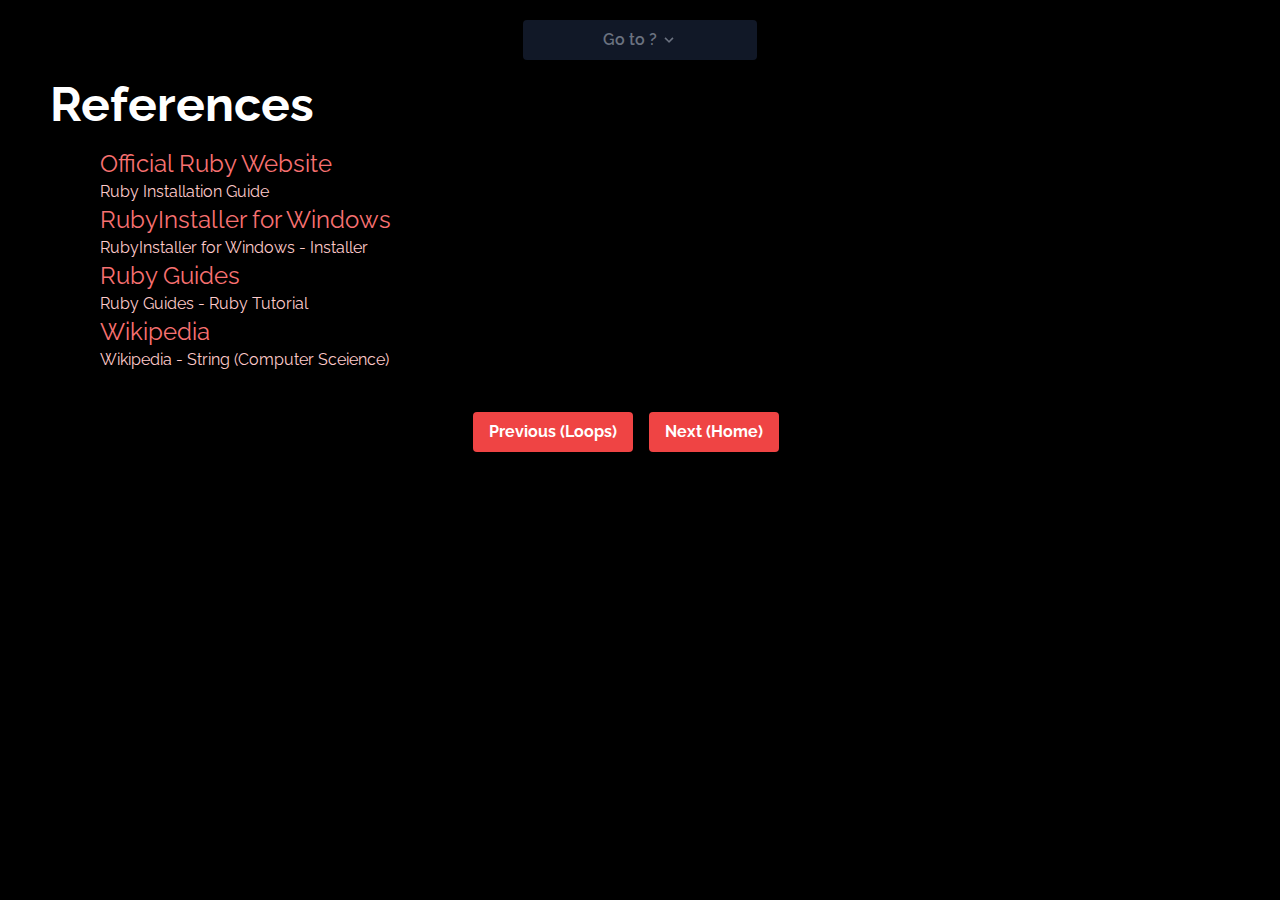
<file: references.html>
<html lang="en">
<head>
    <meta charset="UTF-8">
    <meta name="viewport" content="width=device-width, initial-scale=1.0">
    <title>Ruby - References</title>
    <link rel="stylesheet" href="main.css">
    <script src="script.js"></script>
</head>
<body class="bg-black text-white">
    <div class="p-5 text-center">
        <div class="dropdown inline-block relative">
          <button class="bg-gray-900 text-gray-500 font-semibold py-2 px-[80px] hover:text-red-300 hover:bg-gray-800 transition-all rounded inline-flex items-center">
            <span class="mr-1">Go to ?</span>
            <svg class="fill-current h-4 w-4" xmlns="http://www.w3.org/2000/svg" viewBox="0 0 20 20"><path d="M9.293 12.95l.707.707L15.657 8l-1.414-1.414L10 10.828 5.757 6.586 4.343 8z"/> </svg>
          </button>
          <ul class="dropdown-menu absolute hidden text-gray-700 pt-1">
            <li class=""><a class="rounded-t text-white bg-gray-800 hover:text-red-300 transition-all py-2 px-[74px] block whitespace-no-wrap" href="index.html">Home</a></li>
            <li class=""><a class="text-white bg-gray-800 hover:text-red-300 transition-all py-2 px-[74px] block whitespace-no-wrap" href="installation.html">Installation</a></li>
            <li class=""><a class="text-white bg-gray-800 hover:text-red-300 transition-all py-2 px-[74px] block whitespace-no-wrap" href="variables.html">Variables</a></li>
            <li class=""><a class="text-white bg-gray-800 hover:text-red-300 transition-all py-2 px-[74px] block whitespace-no-wrap" href="collections.html">Collections</a></li>
            <li class=""><a class="text-white bg-gray-800 hover:text-red-300 transition-all py-2 px-[74px] block whitespace-no-wrap" href="conditional.html">Conditional</a></li>
            <li class=""><a class="text-white bg-gray-800 hover:text-red-300 transition-all py-2 px-[74px] block whitespace-no-wrap" href="loops.html">Loops</a></li>
            <li class=""><a class="rounded-b text-white bg-gray-800 hover:text-red-300 transition-all py-2 px-[74px] block whitespace-no-wrap" href="references.html">References</a></li>
          </ul>
        </div>
    </div>
    <div id="all" class=''>
        <h1 class='font-bold text-5xl pl-[50px]'>References</h1>
        <div class='pl-[100px] pt-[20px] w-[90%]'>                
            <h2 class='text-2xl text-red-400'>Official Ruby Website</h2>
            <a target="_blank" href="https://www.ruby-lang.org/en/documentation/installation/" class='text-red-200 hover:text-red-400 hover:transition-all'>Ruby Installation Guide</a>
            <h2 class='text-2xl text-red-400'>RubyInstaller for Windows</h2>
            <a target="_blank" href="https://rubyinstaller.org/" class='text-red-200 hover:text-red-400 hover:transition-all'>RubyInstaller for Windows - Installer</a>
            <h2 class='text-2xl text-red-400'>Ruby Guides</h2>
            <a target="_blank" href="https://www.rubyguides.com/ruby-tutorial/" class="text-red-200 hover:text-red-400 hover:transition-all">Ruby Guides - Ruby Tutorial</a>
            <h2 class='text-2xl text-red-400'>Wikipedia</h2>
            <a target="_blank" href="https://en.wikipedia.org/wiki/String_(computer_science)" class="text-red-200 hover:text-red-400 hover:transition-all">Wikipedia - String (Computer Sceience)</a>
            <div class="pt-10 pb-5 justify-center flex">
                <a href="loops.html" class="bg-red-500 hover:bg-red-700 text-white font-bold py-2 px-4 rounded">Previous (Loops)</a>
                <a href="index.html" class="ml-4 bg-red-500 hover:bg-red-700 text-white font-bold py-2 px-4 rounded">Next (Home)</a>
            </div>
        </div>
    </div>
</body>
<style>
    @font-face {
      font-family: 'Raleway';
      src: url('Raleway-VariableFont_wght.ttf') format('truetype');
    }
    @font-face {
        font-family: 'Source Code Pro';
        src: url('SourceCodePro-VariableFont_wght.ttf') format('truetype');
    }
    body{
        font-family: 'Raleway', sans-serif;
    }
    #code{
        font-family: 'Source Code Pro', monospace;
    }
    @keyframes fadeIn {
        0% {opacity: 0;}
        100% {opacity: 1;}
    }
    @keyframes dropdownfadeIn {
        0% {opacity: 0; transform: translateY(20px);}
        100% {opacity: 1;}
    }
    #all{
        animation-name: fadeIn;
        animation-duration: 600ms;
        animation-timing-function: ease-in-out;
    }
    .dropdown:hover .dropdown-menu {
        display: block;
        animation: dropdownfadeIn 350ms;
    }
    .dropdown{
        animation: dropdownfadeIn 500ms;
    }
</style>
</html>
</file>
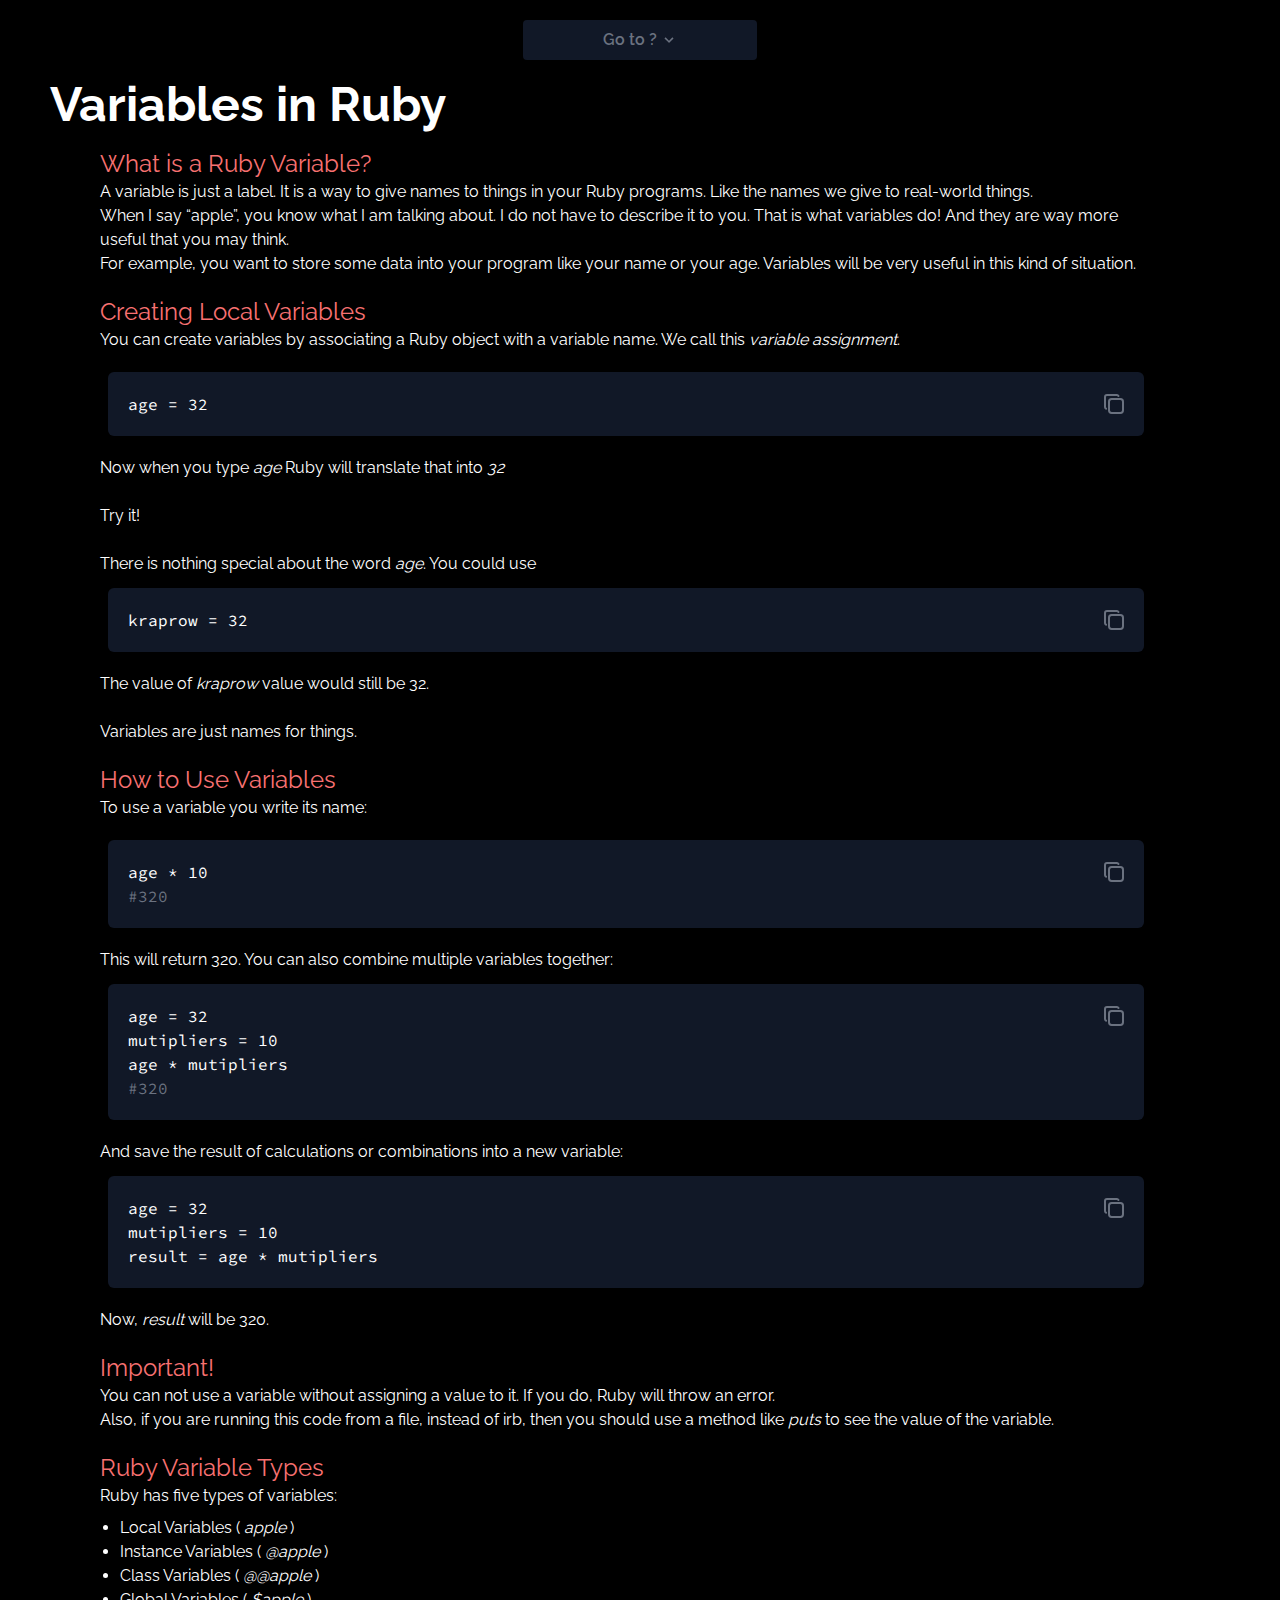
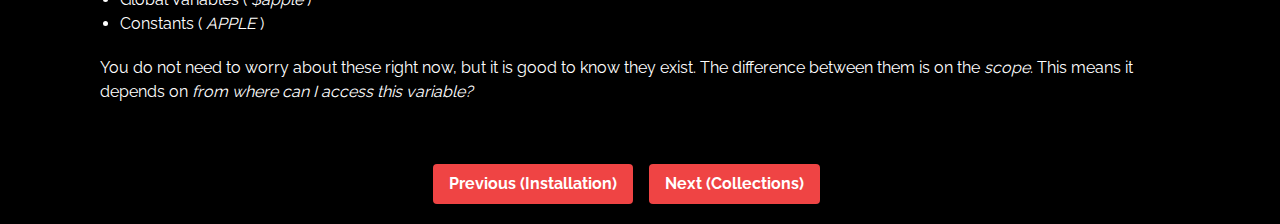
<file: variables.html>
<html lang="en">
<head>
    <meta charset="UTF-8">
    <meta name="viewport" content="width=device-width, initial-scale=1.0">
    <title>Ruby - Variables</title>
    <link rel="stylesheet" href="main.css">
    <script src="script.js"></script>
</head>
<body class="bg-black text-white">
    <div class="p-5 text-center">
        <div class="dropdown inline-block relative">
          <button class="bg-gray-900 text-gray-500 font-semibold py-2 px-[80px] hover:text-red-300 hover:bg-gray-800 transition-all rounded inline-flex items-center">
            <span class="mr-1">Go to ?</span>
            <svg class="fill-current h-4 w-4" xmlns="http://www.w3.org/2000/svg" viewBox="0 0 20 20"><path d="M9.293 12.95l.707.707L15.657 8l-1.414-1.414L10 10.828 5.757 6.586 4.343 8z"/> </svg>
          </button>
          <ul class="dropdown-menu absolute hidden text-gray-700 pt-1">
            <li class=""><a class="rounded-t text-white bg-gray-800 hover:text-red-300 transition-all py-2 px-[74px] block whitespace-no-wrap" href="index.html">Home</a></li>
            <li class=""><a class="text-white bg-gray-800 hover:text-red-300 transition-all py-2 px-[74px] block whitespace-no-wrap" href="installation.html">Installation</a></li>
            <li class=""><a class="text-white bg-gray-800 hover:text-red-300 transition-all py-2 px-[74px] block whitespace-no-wrap" href="variables.html">Variables</a></li>
            <li class=""><a class="text-white bg-gray-800 hover:text-red-300 transition-all py-2 px-[74px] block whitespace-no-wrap" href="collections.html">Collections</a></li>
            <li class=""><a class="text-white bg-gray-800 hover:text-red-300 transition-all py-2 px-[74px] block whitespace-no-wrap" href="conditional.html">Conditional</a></li>
            <li class=""><a class="text-white bg-gray-800 hover:text-red-300 transition-all py-2 px-[74px] block whitespace-no-wrap" href="loops.html">Loops</a></li>
            <li class=""><a class="rounded-b text-white bg-gray-800 hover:text-red-300 transition-all py-2 px-[74px] block whitespace-no-wrap" href="references.html">References</a></li>
          </ul>
        </div>
    </div>
    <div id="all">
        <h1 class='font-bold text-5xl pl-[50px]'>Variables in Ruby</h1>
        <div class='pl-[100px] pt-[20px] w-[90%]'>                
            <h2 class='text-2xl text-red-400'>What is a Ruby Variable?</h2>
            <p class='pb-5'>A variable is just a label.

It is a way to give names to things in your Ruby programs.

Like the names we give to real-world things.

<br/>When I say “apple”, you know what I am talking about.

I do not have to describe it to you.

That is what variables do!

And they are way more useful that you may think.

<br/>For example, you want to store some data into your program like your name or your age. Variables will be very useful in this kind of situation.</p>

            <h2 class='text-2xl text-red-400'>Creating Local Variables</h2>
            <p class='pb-2'>You can create variables by associating a Ruby object with a variable name. We call this <i>variable assignment</i>.</p>
            <div id="code" class="ml-2 mr-2 mt-3 mb-5 p-5 rounded-md bg-gray-900">
                <svg onclick="copyToClipboard(`age = 32`);" xmlns="http://www.w3.org/2000/svg" class="absolute right-[12%] stroke-gray-500 hover:stroke-white active:stroke-red-400 active:scale-110 transition-all" width="24" height="24" viewBox="0 0 24 24" stroke-width="2" stroke="currentColor" fill="none" stroke-linecap="round" stroke-linejoin="round"><path stroke="none" d="M0 0h24v24H0z" fill="none"/><path d="M7 7m0 2.667a2.667 2.667 0 0 1 2.667 -2.667h8.666a2.667 2.667 0 0 1 2.667 2.667v8.666a2.667 2.667 0 0 1 -2.667 2.667h-8.666a2.667 2.667 0 0 1 -2.667 -2.667z" /><path d="M4.012 16.737a2.005 2.005 0 0 1 -1.012 -1.737v-10c0 -1.1 .9 -2 2 -2h10c.75 0 1.158 .385 1.5 1" /></svg>
                age = 32
            </div> 
            <p class=''>Now when you type <i>age</i> Ruby will translate that into <i>32</i></p>
            <br/><p>Try it!</p>
            <br/><p>There is nothing special about the word <i>age</i>. You could use </p>
            <div id="code" class="ml-2 mr-2 mt-3 mb-5 p-5 rounded-md bg-gray-900">
                <svg onclick="copyToClipboard(`kraprow = 32`);" xmlns="http://www.w3.org/2000/svg" class="absolute right-[12%] stroke-gray-500 hover:stroke-white active:stroke-red-400 active:scale-110 transition-all" width="24" height="24" viewBox="0 0 24 24" stroke-width="2" stroke="currentColor" fill="none" stroke-linecap="round" stroke-linejoin="round"><path stroke="none" d="M0 0h24v24H0z" fill="none"/><path d="M7 7m0 2.667a2.667 2.667 0 0 1 2.667 -2.667h8.666a2.667 2.667 0 0 1 2.667 2.667v8.666a2.667 2.667 0 0 1 -2.667 2.667h-8.666a2.667 2.667 0 0 1 -2.667 -2.667z" /><path d="M4.012 16.737a2.005 2.005 0 0 1 -1.012 -1.737v-10c0 -1.1 .9 -2 2 -2h10c.75 0 1.158 .385 1.5 1" /></svg>
                kraprow = 32
            </div>
            <p>The value of <i>kraprow</i> value would still be 32.</p>
            <br/><p class='pb-5'>Variables are just names for things.</p>
            <h2 class='text-2xl text-red-400'>How to Use Variables</h2>
            <p class='pb-2'>To use a variable you write its name:</p>
            <div id="code" class="ml-2 mr-2 mt-3 mb-5 p-5 rounded-md bg-gray-900">
                <svg onclick="copyToClipboard(`age * 10`);" xmlns="http://www.w3.org/2000/svg" class="absolute right-[12%] stroke-gray-500 hover:stroke-white active:stroke-red-400 active:scale-110 transition-all" width="24" height="24" viewBox="0 0 24 24" stroke-width="2" stroke="currentColor" fill="none" stroke-linecap="round" stroke-linejoin="round"><path stroke="none" d="M0 0h24v24H0z" fill="none"/><path d="M7 7m0 2.667a2.667 2.667 0 0 1 2.667 -2.667h8.666a2.667 2.667 0 0 1 2.667 2.667v8.666a2.667 2.667 0 0 1 -2.667 2.667h-8.666a2.667 2.667 0 0 1 -2.667 -2.667z" /><path d="M4.012 16.737a2.005 2.005 0 0 1 -1.012 -1.737v-10c0 -1.1 .9 -2 2 -2h10c.75 0 1.158 .385 1.5 1" /></svg>
                age * 10
                <br/><p class="text-gray-500">#320</p>
            </div>
            <p class=''>This will return 320. You can also combine multiple variables together:</p>
            <div id="code" class="ml-2 mr-2 mt-3 mb-5 p-5 rounded-md bg-gray-900">
                <svg onclick="copyToClipboard(`age = 32
multipliers = 10
age * multipliers`);" xmlns="http://www.w3.org/2000/svg" class="absolute right-[12%] stroke-gray-500 hover:stroke-white active:stroke-red-400 active:scale-110 transition-all" width="24" height="24" viewBox="0 0 24 24" stroke-width="2" stroke="currentColor" fill="none" stroke-linecap="round" stroke-linejoin="round"><path stroke="none" d="M0 0h24v24H0z" fill="none"/><path d="M7 7m0 2.667a2.667 2.667 0 0 1 2.667 -2.667h8.666a2.667 2.667 0 0 1 2.667 2.667v8.666a2.667 2.667 0 0 1 -2.667 2.667h-8.666a2.667 2.667 0 0 1 -2.667 -2.667z" /><path d="M4.012 16.737a2.005 2.005 0 0 1 -1.012 -1.737v-10c0 -1.1 .9 -2 2 -2h10c.75 0 1.158 .385 1.5 1" /></svg>
                age = 32
                <br/>mutipliers = 10
                <br/>age * mutipliers
                <br/><p class="text-gray-500">#320</p>
            </div>
            <p>And save the result of calculations or combinations into a new variable:</p>
            <div id="code" class="ml-2 mr-2 mt-3 mb-5 p-5 rounded-md bg-gray-900">
                <svg onclick="copyToClipboard(`age = 32
multipliers = 10
result = age * multipliers`);" xmlns="http://www.w3.org/2000/svg" class="absolute right-[12%] stroke-gray-500 hover:stroke-white active:stroke-red-400 active:scale-110 transition-all" width="24" height="24" viewBox="0 0 24 24" stroke-width="2" stroke="currentColor" fill="none" stroke-linecap="round" stroke-linejoin="round"><path stroke="none" d="M0 0h24v24H0z" fill="none"/><path d="M7 7m0 2.667a2.667 2.667 0 0 1 2.667 -2.667h8.666a2.667 2.667 0 0 1 2.667 2.667v8.666a2.667 2.667 0 0 1 -2.667 2.667h-8.666a2.667 2.667 0 0 1 -2.667 -2.667z" /><path d="M4.012 16.737a2.005 2.005 0 0 1 -1.012 -1.737v-10c0 -1.1 .9 -2 2 -2h10c.75 0 1.158 .385 1.5 1" /></svg>
                age = 32
                <br/>mutipliers = 10
                <br/>result = age * mutipliers
            </div>
            <p class='pb-5'>Now, <i>result</i> will be 320.</p>
            <h2 class='text-2xl text-red-400'>Important!</h2>
            <p class=''>You can not use a variable without assigning a value to it. If you do, Ruby will throw an error.</p>
            <p class='pb-5'>Also, if you are running this code from a file, instead of irb, then you should use a method like <i>puts</i> to see the value of the variable.</p>
            <h2 class='text-2xl text-red-400'>Ruby Variable Types</h2>
            <p class='pb-2'>Ruby has five types of variables:</p>
            <ul class='list-disc pl-5 pb-5'>
                <li>Local Variables ( <i>apple</i> )</li>
                <li>Instance Variables ( <i>@apple</i> )</li>
                <li>Class Variables ( <i>@@apple</i> )</li>
                <li>Global Variables ( <i>$apple</i> )</li>
                <li>Constants ( <i>APPLE</i> )</li>
            </ul>
            <p class='pb-5'>You do not need to worry about these right now, but it is good to know they exist. The difference between them is on the <i>scope</i>. This means it depends on <i>from where can I access this variable?</i></p>
            <div class="pt-10 pb-5 justify-center flex">
                <a href="installation.html" class="bg-red-500 hover:bg-red-700 text-white font-bold py-2 px-4 rounded">Previous (Installation)</a>
                <a href="collections.html" class="ml-4 bg-red-500 hover:bg-red-700 text-white font-bold py-2 px-4 rounded">Next (Collections)</a>
            </div>
        </div>
    </div>
</body>
<style>
    @font-face {
      font-family: 'Raleway';
      src: url('Raleway-VariableFont_wght.ttf') format('truetype');
    }
    @font-face {
        font-family: 'Source Code Pro';
        src: url('SourceCodePro-VariableFont_wght.ttf') format('truetype');
    }
    body{
        font-family: 'Raleway', sans-serif;
    }
    #code{
        font-family: 'Source Code Pro', monospace;
    }
    @keyframes fadeIn {
        0% {opacity: 0; transform: translateY(20px);}
        100% {opacity: 1;}
        
    }
    #all{
        animation: fadeIn;
        animation-duration: 700ms;
    }
    .dropdown:hover .dropdown-menu {
        display: block;
        animation: fadeIn 350ms;
    }
    .dropdown{
        animation: fadeIn 500ms;
    }
</style>
</html>
</file>
<file: main.css>
/*! tailwindcss v3.4.1 | MIT License | https://tailwindcss.com*/*,:after,:before{border:0 solid #e5e7eb;box-sizing:border-box}:after,:before{--tw-content:""}:host,html{-webkit-text-size-adjust:100%;font-feature-settings:normal;-webkit-tap-highlight-color:transparent;font-family:ui-sans-serif,system-ui,sans-serif,Apple Color Emoji,Segoe UI Emoji,Segoe UI Symbol,Noto Color Emoji;font-variation-settings:normal;line-height:1.5;-moz-tab-size:4;-o-tab-size:4;tab-size:4}body{line-height:inherit;margin:0}hr{border-top-width:1px;color:inherit;height:0}abbr:where([title]){-webkit-text-decoration:underline dotted;text-decoration:underline dotted}h1,h2,h3,h4,h5,h6{font-size:inherit;font-weight:inherit}a{color:inherit;text-decoration:inherit}b,strong{font-weight:bolder}code,kbd,pre,samp{font-feature-settings:normal;font-family:ui-monospace,SFMono-Regular,Menlo,Monaco,Consolas,Liberation Mono,Courier New,monospace;font-size:1em;font-variation-settings:normal}small{font-size:80%}sub,sup{font-size:75%;line-height:0;position:relative;vertical-align:initial}sub{bottom:-.25em}sup{top:-.5em}table{border-collapse:collapse;border-color:inherit;text-indent:0}button,input,optgroup,select,textarea{font-feature-settings:inherit;color:inherit;font-family:inherit;font-size:100%;font-variation-settings:inherit;font-weight:inherit;line-height:inherit;margin:0;padding:0}button,select{text-transform:none}[type=button],[type=reset],[type=submit],button{-webkit-appearance:button;background-color:initial;background-image:none}:-moz-focusring{outline:auto}:-moz-ui-invalid{box-shadow:none}progress{vertical-align:initial}::-webkit-inner-spin-button,::-webkit-outer-spin-button{height:auto}[type=search]{-webkit-appearance:textfield;outline-offset:-2px}::-webkit-search-decoration{-webkit-appearance:none}::-webkit-file-upload-button{-webkit-appearance:button;font:inherit}summary{display:list-item}blockquote,dd,dl,figure,h1,h2,h3,h4,h5,h6,hr,p,pre{margin:0}fieldset{margin:0}fieldset,legend{padding:0}menu,ol,ul{list-style:none;margin:0;padding:0}dialog{padding:0}textarea{resize:vertical}input::-moz-placeholder,textarea::-moz-placeholder{color:#9ca3af;opacity:1}input::placeholder,textarea::placeholder{color:#9ca3af;opacity:1}[role=button],button{cursor:pointer}:disabled{cursor:default}audio,canvas,embed,iframe,img,object,svg,video{display:block;vertical-align:middle}img,video{height:auto;max-width:100%}[hidden]{display:none}*,::backdrop,:after,:before{--tw-border-spacing-x:0;--tw-border-spacing-y:0;--tw-translate-x:0;--tw-translate-y:0;--tw-rotate:0;--tw-skew-x:0;--tw-skew-y:0;--tw-scale-x:1;--tw-scale-y:1;--tw-pan-x: ;--tw-pan-y: ;--tw-pinch-zoom: ;--tw-scroll-snap-strictness:proximity;--tw-gradient-from-position: ;--tw-gradient-via-position: ;--tw-gradient-to-position: ;--tw-ordinal: ;--tw-slashed-zero: ;--tw-numeric-figure: ;--tw-numeric-spacing: ;--tw-numeric-fraction: ;--tw-ring-inset: ;--tw-ring-offset-width:0px;--tw-ring-offset-color:#fff;--tw-ring-color:#3b82f680;--tw-ring-offset-shadow:0 0 #0000;--tw-ring-shadow:0 0 #0000;--tw-shadow:0 0 #0000;--tw-shadow-colored:0 0 #0000;--tw-blur: ;--tw-brightness: ;--tw-contrast: ;--tw-grayscale: ;--tw-hue-rotate: ;--tw-invert: ;--tw-saturate: ;--tw-sepia: ;--tw-drop-shadow: ;--tw-backdrop-blur: ;--tw-backdrop-brightness: ;--tw-backdrop-contrast: ;--tw-backdrop-grayscale: ;--tw-backdrop-hue-rotate: ;--tw-backdrop-invert: ;--tw-backdrop-opacity: ;--tw-backdrop-saturate: ;--tw-backdrop-sepia: }.visible{visibility:visible}.fixed{position:fixed}.absolute{position:absolute}.relative{position:relative}.sticky{position:sticky}.left-1\/2{left:50%}.right-\[12\%\]{right:12%}.top-1\/2{top:50%}.z-10{z-index:10}.z-\[-1\]{z-index:-1}.mx-auto{margin-left:auto;margin-right:auto}.mb-10{margin-bottom:2.5rem}.mb-4{margin-bottom:1rem}.mb-5{margin-bottom:1.25rem}.ml-2{margin-left:.5rem}.ml-4{margin-left:1rem}.mr-2{margin-right:.5rem}.ms-3{margin-inline-start:.75rem}.mt-10{margin-top:2.5rem}.mt-3{margin-top:.75rem}.mt-4{margin-top:1rem}.mr-1{margin-right:.25rem}.mb-8{margin-bottom:2rem}.mt-8{margin-top:2rem}.block{display:block}.inline-block{display:inline-block}.flex{display:flex}.inline-flex{display:inline-flex}.table{display:table}.grid{display:grid}.hidden{display:none}.h-2{height:.5rem}.h-2\.5{height:.625rem}.h-\[100vh\]{height:100vh}.h-4{height:1rem}.h-\[200px\]{height:200px}.h-\[auto\],.h-auto{height:auto}.h-\[500px\]{height:500px}.h-\[400px\]{height:400px}.h-\[300px\]{height:300px}.h-\[250px\]{height:250px}.w-2{width:.5rem}.w-2\.5{width:.625rem}.w-44{width:11rem}.w-\[100\%\]{width:100%}.w-\[90\%\]{width:90%}.w-full{width:100%}.w-4{width:1rem}.w-\[40\%\]{width:40%}.w-\[200px\]{width:200px}.w-auto{width:auto}.table-auto{table-layout:auto}.-translate-x-1\/2{--tw-translate-x:-50%}.-translate-x-1\/2,.-translate-y-1\/2{transform:translate(var(--tw-translate-x),var(--tw-translate-y)) rotate(var(--tw-rotate)) skewX(var(--tw-skew-x)) skewY(var(--tw-skew-y)) scaleX(var(--tw-scale-x)) scaleY(var(--tw-scale-y))}.-translate-y-1\/2{--tw-translate-y:-50%}.transform{transform:translate(var(--tw-translate-x),var(--tw-translate-y)) rotate(var(--tw-rotate)) skewX(var(--tw-skew-x)) skewY(var(--tw-skew-y)) scaleX(var(--tw-scale-x)) scaleY(var(--tw-scale-y))}.list-disc{list-style-type:disc}.grid-flow-row{grid-auto-flow:row}.grid-cols-2{grid-template-columns:repeat(2,minmax(0,1fr))}.grid-cols-1{grid-template-columns:repeat(1,minmax(0,1fr))}.items-center{align-items:center}.justify-center{justify-content:center}.justify-between{justify-content:space-between}.gap-2{gap:.5rem}.divide-y>:not([hidden])~:not([hidden]){--tw-divide-y-reverse:0;border-bottom-width:calc(1px*var(--tw-divide-y-reverse));border-top-width:calc(1px*(1 - var(--tw-divide-y-reverse)))}.divide-gray-100>:not([hidden])~:not([hidden]){--tw-divide-opacity:1;border-color:rgb(243 244 246/var(--tw-divide-opacity))}.rounded{border-radius:.25rem}.rounded-lg{border-radius:.5rem}.rounded-md{border-radius:.375rem}.rounded-full{border-radius:9999px}.rounded-b{border-bottom-left-radius:.25rem;border-bottom-right-radius:.25rem}.rounded-t{border-top-left-radius:.25rem;border-top-right-radius:.25rem}.border{border-width:1px}.bg-black{--tw-bg-opacity:1;background-color:rgb(0 0 0/var(--tw-bg-opacity))}.bg-blue-700{--tw-bg-opacity:1;background-color:rgb(29 78 216/var(--tw-bg-opacity))}.bg-gray-900{--tw-bg-opacity:1;background-color:rgb(17 24 39/var(--tw-bg-opacity))}.bg-red-500{--tw-bg-opacity:1;background-color:rgb(239 68 68/var(--tw-bg-opacity))}.bg-white{--tw-bg-opacity:1;background-color:rgb(255 255 255/var(--tw-bg-opacity))}.bg-gray-200{--tw-bg-opacity:1;background-color:rgb(229 231 235/var(--tw-bg-opacity))}.bg-gray-300{--tw-bg-opacity:1;background-color:rgb(209 213 219/var(--tw-bg-opacity))}.bg-gray-700{--tw-bg-opacity:1;background-color:rgb(55 65 81/var(--tw-bg-opacity))}.bg-gray-800{--tw-bg-opacity:1;background-color:rgb(31 41 55/var(--tw-bg-opacity))}.fill-current{fill:currentColor}.stroke-gray-500{stroke:#6b7280}.object-none{-o-object-fit:none;object-fit:none}.p-4{padding:1rem}.p-5{padding:1.25rem}.p-10{padding:2.5rem}.px-4{padding-left:1rem;padding-right:1rem}.px-5{padding-left:1.25rem;padding-right:1.25rem}.py-2{padding-bottom:.5rem;padding-top:.5rem}.py-2\.5{padding-bottom:.625rem;padding-top:.625rem}.px-10{padding-left:2.5rem;padding-right:2.5rem}.px-\[50px\]{padding-left:50px;padding-right:50px}.px-\[80px\]{padding-left:80px;padding-right:80px}.px-\[px\]{padding-left:px;padding-right:px}.px-\[7px\]{padding-left:7px;padding-right:7px}.px-\[75px\]{padding-left:75px;padding-right:75px}.px-\[74px\]{padding-left:74px;padding-right:74px}.px-\[76px\]{padding-left:76px;padding-right:76px}.pb-2{padding-bottom:.5rem}.pb-5{padding-bottom:1.25rem}.pl-5{padding-left:1.25rem}.pl-\[100px\]{padding-left:100px}.pl-\[50px\]{padding-left:50px}.pl-\[80px\]{padding-left:80px}.pt-10{padding-top:2.5rem}.pt-4{padding-top:1rem}.pt-\[20px\]{padding-top:20px}.pt-\[50px\]{padding-top:50px}.pt-\[80px\]{padding-top:80px}.pt-1{padding-top:.25rem}.pt-\[200px\]{padding-top:200px}.text-center{text-align:center}.text-2xl{font-size:1.5rem;line-height:2rem}.text-5xl{font-size:3rem;line-height:1}.text-7xl{font-size:4.5rem;line-height:1}.text-lg{font-size:1.125rem;line-height:1.75rem}.text-sm{font-size:.875rem;line-height:1.25rem}.font-bold{font-weight:700}.font-medium{font-weight:500}.font-semibold{font-weight:600}.uppercase{text-transform:uppercase}.text-gray-500{--tw-text-opacity:1;color:rgb(107 114 128/var(--tw-text-opacity))}.text-gray-700{--tw-text-opacity:1;color:rgb(55 65 81/var(--tw-text-opacity))}.text-red-100{--tw-text-opacity:1;color:rgb(254 226 226/var(--tw-text-opacity))}.text-red-200{--tw-text-opacity:1;color:rgb(254 202 202/var(--tw-text-opacity))}.text-red-400{--tw-text-opacity:1;color:rgb(248 113 113/var(--tw-text-opacity))}.text-white{--tw-text-opacity:1;color:rgb(255 255 255/var(--tw-text-opacity))}.text-gray-400{--tw-text-opacity:1;color:rgb(156 163 175/var(--tw-text-opacity))}.opacity-90{opacity:.9}.shadow{--tw-shadow:0 1px 3px 0 #0000001a,0 1px 2px -1px #0000001a;--tw-shadow-colored:0 1px 3px 0 var(--tw-shadow-color),0 1px 2px -1px var(--tw-shadow-color);box-shadow:var(--tw-ring-offset-shadow,0 0 #0000),var(--tw-ring-shadow,0 0 #0000),var(--tw-shadow)}.transition-all{transition-duration:.15s;transition-property:all;transition-timing-function:cubic-bezier(.4,0,.2,1)}.transition{transition-duration:.15s;transition-property:color,background-color,border-color,text-decoration-color,fill,stroke,opacity,box-shadow,transform,filter,-webkit-backdrop-filter;transition-property:color,background-color,border-color,text-decoration-color,fill,stroke,opacity,box-shadow,transform,filter,backdrop-filter;transition-property:color,background-color,border-color,text-decoration-color,fill,stroke,opacity,box-shadow,transform,filter,backdrop-filter,-webkit-backdrop-filter;transition-timing-function:cubic-bezier(.4,0,.2,1)}.hover\:bg-blue-800:hover{--tw-bg-opacity:1;background-color:rgb(30 64 175/var(--tw-bg-opacity))}.hover\:bg-gray-100:hover{--tw-bg-opacity:1;background-color:rgb(243 244 246/var(--tw-bg-opacity))}.hover\:bg-red-700:hover{--tw-bg-opacity:1;background-color:rgb(185 28 28/var(--tw-bg-opacity))}.hover\:bg-gray-400:hover{--tw-bg-opacity:1;background-color:rgb(156 163 175/var(--tw-bg-opacity))}.hover\:bg-red-300:hover{--tw-bg-opacity:1;background-color:rgb(252 165 165/var(--tw-bg-opacity))}.hover\:bg-gray-500:hover{--tw-bg-opacity:1;background-color:rgb(107 114 128/var(--tw-bg-opacity))}.hover\:bg-gray-800:hover{--tw-bg-opacity:1;background-color:rgb(31 41 55/var(--tw-bg-opacity))}.hover\:stroke-white:hover{stroke:#fff}.hover\:text-red-300:hover{--tw-text-opacity:1;color:rgb(252 165 165/var(--tw-text-opacity))}.hover\:text-red-400:hover{--tw-text-opacity:1;color:rgb(248 113 113/var(--tw-text-opacity))}.hover\:transition-all:hover{transition-duration:.15s;transition-property:all;transition-timing-function:cubic-bezier(.4,0,.2,1)}.focus\:outline-none:focus{outline:2px solid #0000;outline-offset:2px}.focus\:ring-4:focus{--tw-ring-offset-shadow:var(--tw-ring-inset) 0 0 0 var(--tw-ring-offset-width) var(--tw-ring-offset-color);--tw-ring-shadow:var(--tw-ring-inset) 0 0 0 calc(4px + var(--tw-ring-offset-width)) var(--tw-ring-color);box-shadow:var(--tw-ring-offset-shadow),var(--tw-ring-shadow),var(--tw-shadow,0 0 #0000)}.focus\:ring-blue-300:focus{--tw-ring-opacity:1;--tw-ring-color:rgb(147 197 253/var(--tw-ring-opacity))}.active\:scale-110:active{--tw-scale-x:1.1;--tw-scale-y:1.1;transform:translate(var(--tw-translate-x),var(--tw-translate-y)) rotate(var(--tw-rotate)) skewX(var(--tw-skew-x)) skewY(var(--tw-skew-y)) scaleX(var(--tw-scale-x)) scaleY(var(--tw-scale-y))}.active\:stroke-red-400:active{stroke:#f87171}.active\:font-bold:active{font-weight:700}@media (prefers-color-scheme:dark){.dark\:bg-blue-600{--tw-bg-opacity:1;background-color:rgb(37 99 235/var(--tw-bg-opacity))}.dark\:bg-gray-700{--tw-bg-opacity:1;background-color:rgb(55 65 81/var(--tw-bg-opacity))}.dark\:text-gray-200{--tw-text-opacity:1;color:rgb(229 231 235/var(--tw-text-opacity))}.dark\:hover\:bg-blue-700:hover{--tw-bg-opacity:1;background-color:rgb(29 78 216/var(--tw-bg-opacity))}.dark\:hover\:bg-gray-600:hover{--tw-bg-opacity:1;background-color:rgb(75 85 99/var(--tw-bg-opacity))}.dark\:hover\:text-white:hover{--tw-text-opacity:1;color:rgb(255 255 255/var(--tw-text-opacity))}.dark\:focus\:ring-blue-800:focus{--tw-ring-opacity:1;--tw-ring-color:rgb(30 64 175/var(--tw-ring-opacity))}}
</file>
